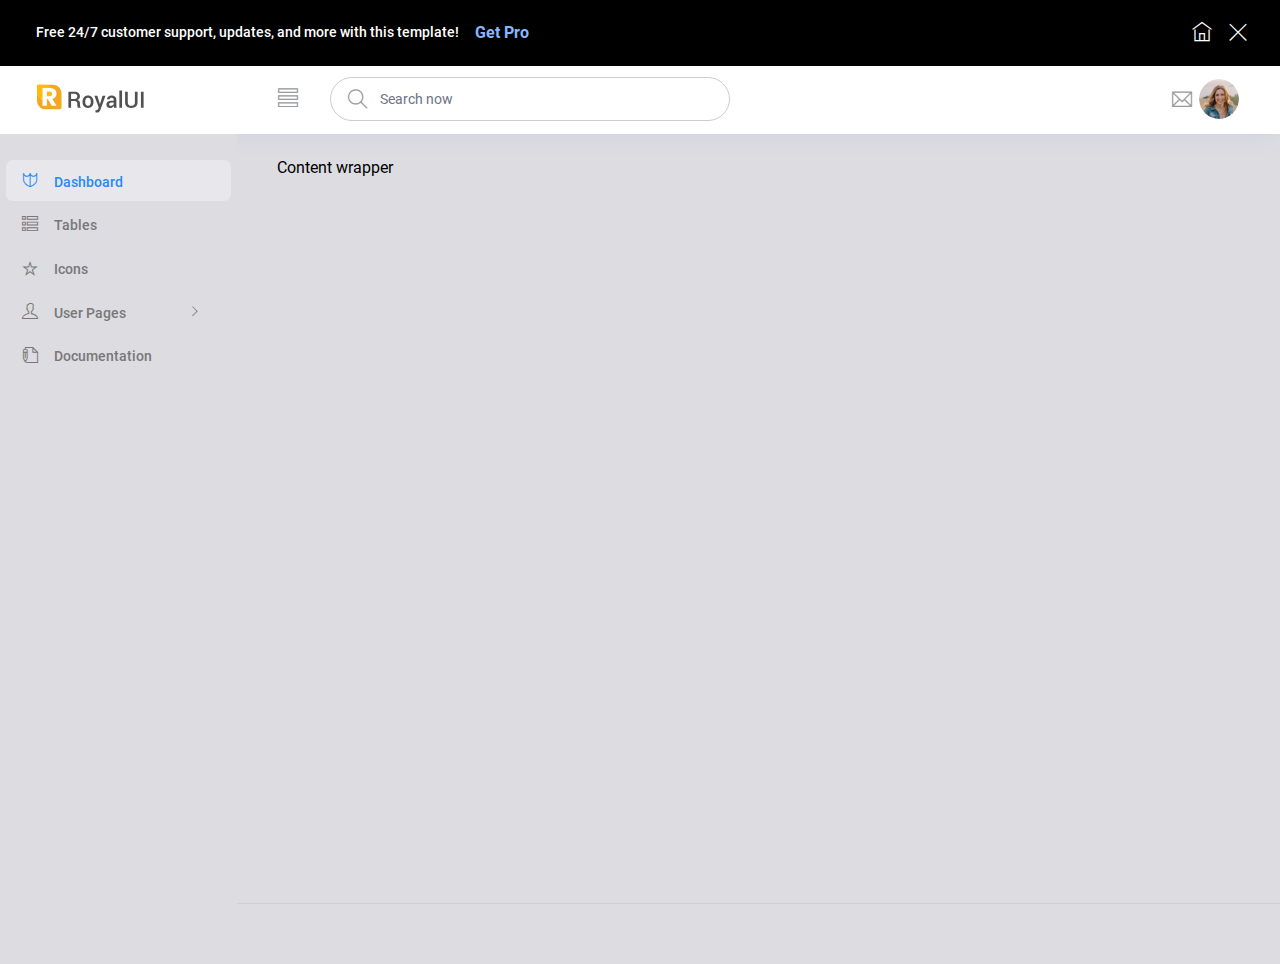
<file: static/admin/index.html>
<!DOCTYPE html>
<html lang="en">

<head>
  <!-- Required meta tags -->
  <meta charset="utf-8">
  <meta name="viewport" content="width=device-width, initial-scale=1, shrink-to-fit=no">
  <title>Admin</title>
  <!-- plugins:css -->
  <link rel="stylesheet" href="vendors/ti-icons/css/themify-icons.css">
  <link rel="stylesheet" href="vendors/base/vendor.bundle.base.css">
  <!-- endinject -->
  <!-- plugin css for this page -->
  <!-- End plugin css for this page -->
  <!-- inject:css -->
  <link rel="stylesheet" href="css/style.css">
  <!-- endinject -->
  <!-- <link rel="shortcut icon" href="images/favicon.png" /> -->
</head>
<body>
  <div class="container-scroller">
    <div class="row p-0 m-0 proBanner" id="proBanner">
      <div class="col-md-12 p-0 m-0">
        <div class="card-body card-body-padding d-flex align-items-center justify-content-between">
          <div class="ps-lg-1">
            <div class="d-flex align-items-center justify-content-between">
              <p class="mb-0 font-weight-medium me-3 buy-now-text">Free 24/7 customer support, updates, and more with this template!</p>
              <a href="https://www.bootstrapdash.com/product/royalui/?utm_source=organic&utm_medium=banner&utm_campaign=buynow_demo" target="_blank" class="btn me-2 buy-now-btn border-0">Get Pro</a>
            </div>
          </div>
          <div class="d-flex align-items-center justify-content-between">
            <a href="https://www.bootstrapdash.com/product/royalui/"><i class="ti-home me-3 text-white"></i></a>
            <button id="bannerClose" class="btn border-0 p-0">
              <i class="ti-close text-white me-0"></i>
            </button>
          </div>
        </div>
      </div>
    </div>
    <!-- partial:partials/_navbar.html -->
    <nav class="navbar col-lg-12 col-12 p-0 fixed-top d-flex flex-row">
      <div class="text-center navbar-brand-wrapper d-flex align-items-center justify-content-center">
        <a class="navbar-brand brand-logo me-5" href="index.html"><img src="images/logo.svg" class="me-2" alt="logo"/></a>
        <a class="navbar-brand brand-logo-mini" href="index.html"><img src="images/logo-mini.svg" alt="logo"/></a>
      </div>
      <div class="navbar-menu-wrapper d-flex align-items-center justify-content-end">
        <button class="navbar-toggler navbar-toggler align-self-center" type="button" data-toggle="minimize">
          <span class="ti-view-list"></span>
        </button>
        <ul class="navbar-nav mr-lg-2">
          <li class="nav-item nav-search d-none d-lg-block">
            <div class="input-group">
              <div class="input-group-prepend hover-cursor" id="navbar-search-icon">
                <span class="input-group-text" id="search">
                  <i class="ti-search"></i>
                </span>
              </div>
              <input type="text" class="form-control" id="navbar-search-input" placeholder="Search now" aria-label="search" aria-describedby="search">
            </div>
          </li>
        </ul>
        <ul class="navbar-nav navbar-nav-right">
          <li class="nav-item dropdown me-1">
            <a class="nav-link count-indicator dropdown-toggle d-flex justify-content-center align-items-center" id="messageDropdown" href="#" data-bs-toggle="dropdown">
              <i class="ti-email mx-0"></i>
            </a>
            <div class="dropdown-menu dropdown-menu-right navbar-dropdown" aria-labelledby="messageDropdown">
              <p class="mb-0 font-weight-normal float-left dropdown-header">Messages</p>
              <a class="dropdown-item">
                <div class="item-thumbnail">
                    <img src="images/faces/face4.jpg" alt="image" class="profile-pic">
                </div>
                <div class="item-content flex-grow">
                  <h6 class="ellipsis font-weight-normal">David Grey
                  </h6>
                  <p class="font-weight-light small-text text-muted mb-0">
                    The meeting is cancelled
                  </p>
                </div>
              </a>
              <a class="dropdown-item">
                <div class="item-thumbnail">
                    <img src="images/faces/face2.jpg" alt="image" class="profile-pic">
                </div>
                <div class="item-content flex-grow">
                  <h6 class="ellipsis font-weight-normal">Tim Cook
                  </h6>
                  <p class="font-weight-light small-text text-muted mb-0">
                    New product launch
                  </p>
                </div>
              </a>
              <a class="dropdown-item">
                <div class="item-thumbnail">
                    <img src="images/faces/face3.jpg" alt="image" class="profile-pic">
                </div>
                <div class="item-content flex-grow">
                  <h6 class="ellipsis font-weight-normal"> Johnson
                  </h6>
                  <p class="font-weight-light small-text text-muted mb-0">
                    Upcoming board meeting
                  </p>
                </div>
              </a>
            </div>
          </li>
 
          <li class="nav-item nav-profile dropdown">
            <a class="nav-link dropdown-toggle" href="#" data-bs-toggle="dropdown" id="profileDropdown">
              <img src="images/faces/face28.jpg" alt="profile"/>
            </a>
            <div class="dropdown-menu dropdown-menu-right navbar-dropdown" aria-labelledby="profileDropdown">
              <a class="dropdown-item">
                <i class="ti-settings text-primary"></i>
                Settings
              </a>
              <a class="dropdown-item">
                <i class="ti-power-off text-primary"></i>
                Logout
              </a>
            </div>
          </li>
        </ul>
        <button class="navbar-toggler navbar-toggler-right d-lg-none align-self-center" type="button" data-toggle="offcanvas">
          <span class="ti-view-list"></span>
        </button>
      </div>
    </nav>
    <!-- partial -->
    <div class="container-fluid page-body-wrapper">
      <!-- partial:partials/_sidebar.html -->
      <nav class="sidebar sidebar-offcanvas" id="sidebar">
        <ul class="nav">
          <li class="nav-item">
            <a class="nav-link" href="index.html">
              <i class="ti-shield menu-icon"></i>
              <span class="menu-title">Dashboard</span>
            </a>
          </li>
          <li class="nav-item">
            <a class="nav-link" href="pages/tables/basic-table.html">
              <i class="ti-view-list-alt menu-icon"></i>
              <span class="menu-title">Tables</span>
            </a>
          </li>
          <li class="nav-item">
            <a class="nav-link" href="pages/icons/themify.html">
              <i class="ti-star menu-icon"></i>
              <span class="menu-title">Icons</span>
            </a>
          </li>
          <li class="nav-item">
            <a class="nav-link" data-bs-toggle="collapse" href="#auth" aria-expanded="false" aria-controls="auth">
              <i class="ti-user menu-icon"></i>
              <span class="menu-title">User Pages</span>
              <i class="menu-arrow"></i>
            </a>
            <div class="collapse" id="auth">
              <ul class="nav flex-column sub-menu">
                <li class="nav-item"> <a class="nav-link" href="pages/samples/login.html"> Login </a></li>
                <li class="nav-item"> <a class="nav-link" href="pages/samples/login-2.html"> Login 2 </a></li>
                <li class="nav-item"> <a class="nav-link" href="pages/samples/register.html"> Register </a></li>
                <li class="nav-item"> <a class="nav-link" href="pages/samples/register-2.html"> Register 2 </a></li>
                <li class="nav-item"> <a class="nav-link" href="pages/samples/lock-screen.html"> Lockscreen </a></li>
              </ul>
            </div>
          </li>
          <li class="nav-item">
            <a class="nav-link" href="documentation/documentation.html">
              <i class="ti-write menu-icon"></i>
              <span class="menu-title">Documentation</span>
            </a>
          </li>
        </ul>
      </nav>
      <!-- partial -->
      <div class="main-panel">
        <div class="content-wrapper">
          Content wrapper
        </div>
        <!-- content-wrapper ends -->
        <!-- partial:partials/_footer.html -->
        <footer class="footer">
          <div class="d-sm-flex justify-content-center justify-content-sm-between">
          </div>
        </footer>
        <!-- partial -->
      </div>
      <!-- main-panel ends -->
    </div>
    <!-- page-body-wrapper ends -->
  </div>
  <!-- container-scroller -->

  <!-- plugins:js -->
  <script src="vendors/base/vendor.bundle.base.js"></script>
  <!-- endinject -->
  <!-- Plugin js for this page-->
  <script src="vendors/chart.js/Chart.min.js"></script>
  <script src="js/jquery.cookie.js" type="text/javascript"></script>
  <!-- End plugin js for this page-->
  <!-- inject:js -->
  <script src="js/off-canvas.js"></script>
  <script src="js/hoverable-collapse.js"></script>
  <script src="js/template.js"></script>
  <script src="js/todolist.js"></script>
  <!-- endinject -->
  <!-- Custom js for this page-->
  <script src="js/dashboard.js"></script>
  <!-- End custom js for this page-->
</body>

</html>
</file>
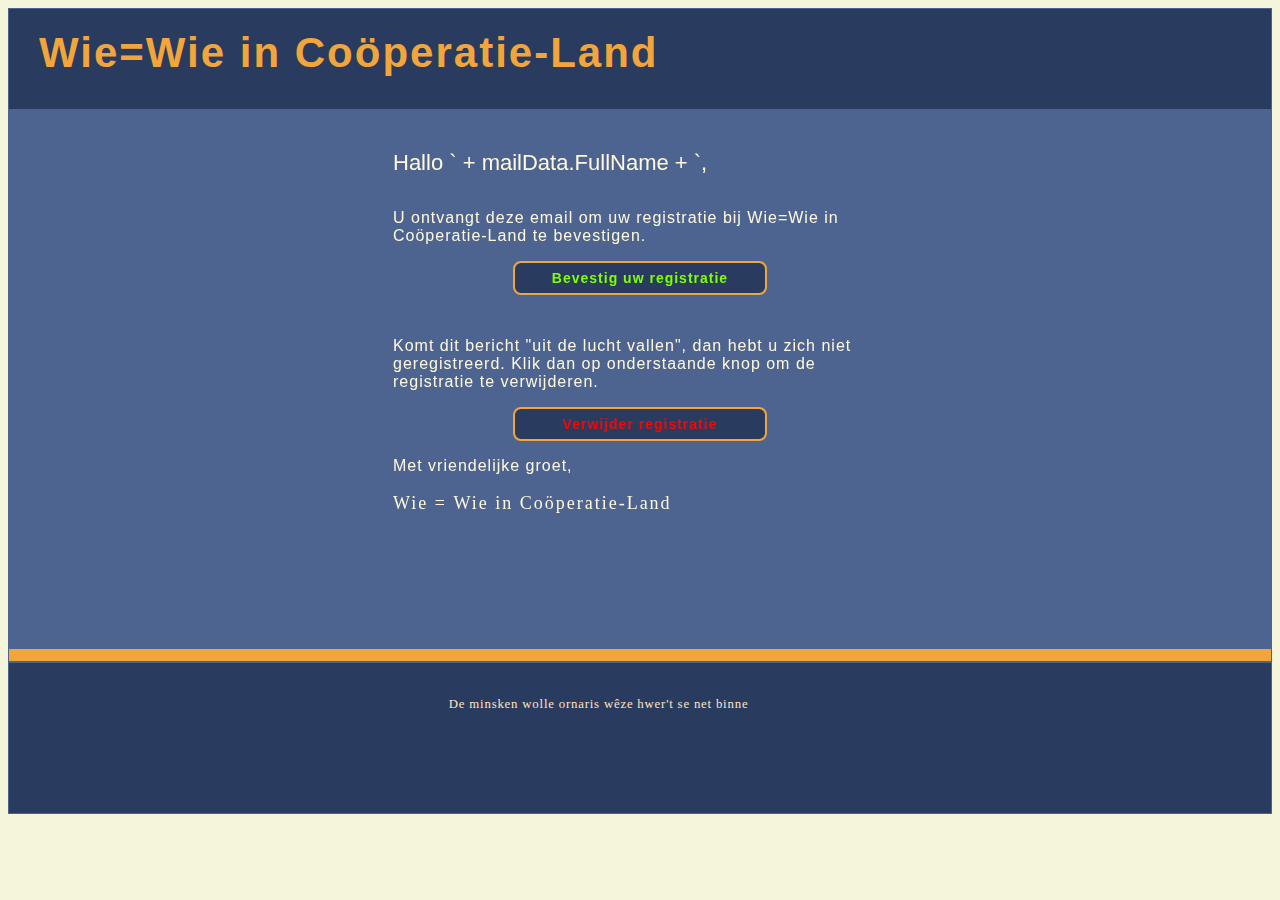
<file: static/mailhtml/confirm-mail-mini.html>
<!DOCTYPE html PUBLIC "-//W3C//DTD XHTML 1.0 Transitional//EN" "http://www.w3.org/TR/xhtml1/DTD/xhtml1-transitional.dtd"><html xmlns="http://www.w3.org/1999/xhtml"><head> <meta http-equiv="X-UA-Compatible" content="IE=edge"> <meta name="viewport" content="width=device-width, initial-scale=1.0"> <style type="text/css"> @import url("https://fonts.googleapis.com/css2?family=Corinthia:wght@700&display=swap"); </style> </head> <body style="background-color:beige;"> <table style="border-spacing:0;background:#4d6491;width:100%;height:800px;font-family:Arial, Helvetica, sans-serif;"> <tr><td style="display:block;"> <table style="border-spacing:0;height:100px;min-width:730px;background: #293B5F;display:block;"> <th style="display:block;font-size:42px;letter-spacing:2px;padding:20px 30px;text-align:left;color:#f2a53b;">Wie=Wie in Coöperatie-Land</th> </table> </td></tr><tr><td> <table style="border-spacing:0;background:#4d6491;height:550px;border-bottom:#f2a53b 12px solid;display:block;"> <tr style="height:20px;"><td></td></tr><tr><td> <table style=position:fixed;left:50%;margin-left:-250px;width:500px; height:500px"> <tr class="main-row-top" style="display:block;font-size:22px;text-align:left;padding:15px 0px;color:cornsilk;"> <td style="display:block;">Hallo ` + mailData.FullName + `,</td></tr><tr class="main-row-body" style="display:block;font-size:16px;text-align:left;color:cornsilk;"> <td style="display:block;letter-spacing: 1px;"> <p>U ontvangt deze email om uw registratie bij Wie=Wie in Coöperatie-Land te bevestigen.</p><div><!--[if mso]> <v:roundrect xmlns:v="urn:schemas-microsoft-com:vml" xmlns:w="urn:schemas-microsoft-com:office:word" href="` + entireURL + `" style="height:30px;v-text-anchor:middle;width:220px;" arcsize="27%" strokecolor="#f2a53b" fill="t"> <v:fill type="tile" src="" color="#293B5F"/> <w:anchorlock/> <center style="color:#7fff00;font-family:sans-serif;font-size:13px;font-weight:bold;">Bevestig uw registratie</center> </v:roundrect><![endif]--> <a class="confirmation-btn" href="` + entireURL + `" style="background-color:#293B5F;background-image:url();border:2px solid #f2a53b;border-radius:8px;color:#7fff00;display:block;margin:auto;font-family:sans-serif;font-size:14px;font-weight:bold;line-height:30px;letter-spacing:1px;text-align:center;text-decoration:none;width:250px;-webkit-text-size-adjust:none;mso-hide:all;">Bevestig uw registratie</a> </div><p style="height:10px;"></p><p>Komt dit bericht "uit de lucht vallen", dan hebt u zich niet geregistreerd. Klik dan op onderstaande knop om de registratie te verwijderen.</p><div><!--[if mso]> <v:roundrect xmlns:v="urn:schemas-microsoft-com:vml" xmlns:w="urn:schemas-microsoft-com:office:word" href="` + entireURL + `" style="height:30px;v-text-anchor:middle;width:220px;" arcsize="27%" strokecolor="#f2a53b" fill="t"> <v:fill type="tile" src="" color="#293B5F"/> <w:anchorlock/> <center style="color:#fa0404;font-family:sans-serif;font-size:13px;font-weight:bold;">Verwijder registratie</center> </v:roundrect><![endif]--> <a class="confirmation-btn" href="` + revokeURL + `" style="background-color:#293B5F;background-image:url();border:2px solid #f2a53b;border-radius:8px;color:#fa0404;display:block;margin:auto;font-family:sans-serif;font-size:14px;font-weight:bold;line-height:30px;letter-spacing:1px;text-align:center;text-decoration:none;width:250px;-webkit-text-size-adjust:none;mso-hide:all;">Verwijder registratie</a> </div><p>Met vriendelijke groet,</p><p class="signature" style="font-family:'Corintia', cursive;font-size:18px;letter-spacing:2px;">Wie&#160=&#160Wie in Coöperatie-Land</p></td></tr></table> </td></tr></table> </td></tr><tr><td> <table style="border-spacing:0;height:150px;width:100%;background:#293B5F;display:block;"> <tr style="display:block;"> <td> <table style="border-spacing:0;position:fixed;left:50%;margin-left:-240px;width:480px;height:80px;background:#293B5F;"> <tr><td> <p style="font-family:'Corintia', cursive;transform:scale(.80);color:bisque;letter-spacing:1px;margin-left:auto;margin-right:auto;">De minsken wolle ornaris w&#234;ze hwer't se net binne</p></td></tr></table> </td></tr></table> </td></tr></table></body>
</file>
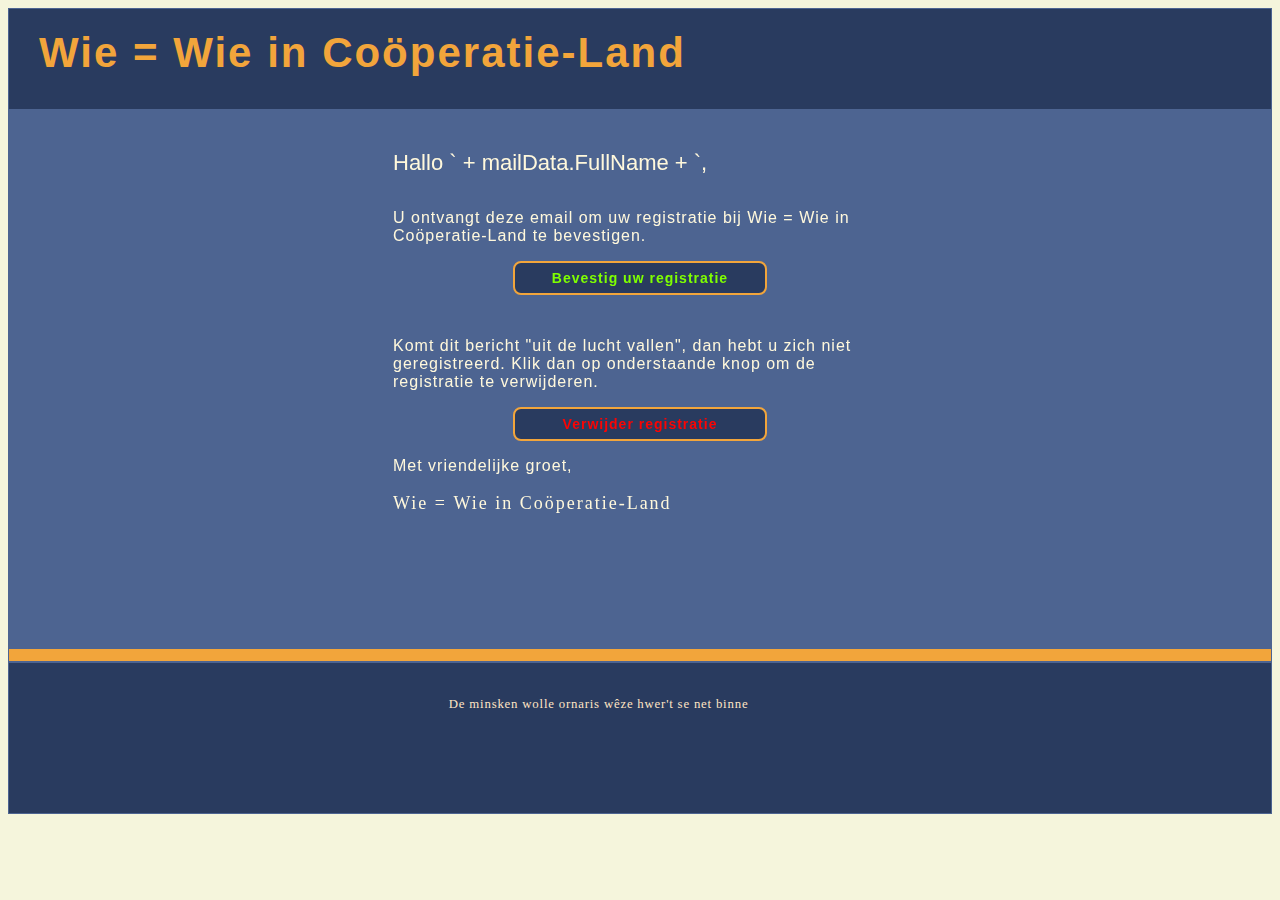
<file: static/mailhtml/confirm-mail.html>
<!DOCTYPE html PUBLIC "-//W3C//DTD XHTML 1.0 Transitional//EN" "http://www.w3.org/TR/xhtml1/DTD/xhtml1-transitional.dtd">
<html xmlns="http://www.w3.org/1999/xhtml">

<head> 
	<meta http-equiv="X-UA-Compatible" content="IE=edge"> 
	<meta name="viewport" content="width=device-width, initial-scale=1.0"> 
	<style type="text/css"> 
	  @import url("https://fonts.googleapis.com/css2?family=Corinthia:wght@700&display=swap"); 
	</style> 
</head> 

<body style="background-color:beige;">
  <table style="border-spacing:0;background:#4d6491;width:100%;height:800px;font-family:Arial, Helvetica, sans-serif;"> 
    <tr><td style="display:block;"> 
      <table style="border-spacing:0;height:100px;min-width:730px;background: #293B5F;display:block;"> 
        <th style="display:block;font-size:42px;letter-spacing:2px;padding:20px 30px;text-align:left;color:#f2a53b;">Wie = Wie in Coöperatie-Land</th> 
      </table> 
    </td></tr>
    <tr><td>
      <table style="border-spacing:0;background:#4d6491;height:550px;border-bottom:#f2a53b 12px solid;display:block;">
        <tr style="height:20px;"><td></td></tr>
        <tr><td>
          <table style= position:fixed;left:50%;margin-left:-250px;width:500px; height:500px">
            <tr class="main-row-top" style="display:block;font-size:22px;text-align:left;padding:15px 0px;color:cornsilk;">
              <td style="display:block;">Hallo ` + mailData.FullName + `,</td>
            </tr>
            <tr class="main-row-body" style="display:block;font-size:16px;text-align:left;color:cornsilk;"> 
              <td style="display:block;letter-spacing: 1px;"> 
                <p>U ontvangt deze email om uw registratie bij Wie = Wie in Coöperatie-Land te bevestigen.</p>
                <div>
                  <!--[if mso]> <v:roundrect xmlns:v="urn:schemas-microsoft-com:vml" xmlns:w="urn:schemas-microsoft-com:office:word" href="` + entireURL + `" style="height:30px;v-text-anchor:middle;width:220px;" arcsize="27%" strokecolor="#f2a53b" fill="t"> 
                  <v:fill type="tile" src="" color="#293B5F"/> 
                  <w:anchorlock/>
                  <center style="color:#7fff00;font-family:sans-serif;font-size:13px;font-weight:bold;">Bevestig uw registratie</center> 
                  </v:roundrect>
                  <![endif]--> 
                  <a class="confirmation-btn" href="` + entireURL + `" style="background-color:#293B5F;background-image:url();border:2px solid #f2a53b;border-radius:8px;color:#7fff00;display:block;margin:auto;font-family:sans-serif;font-size:14px;font-weight:bold;line-height:30px;letter-spacing:1px;text-align:center;text-decoration:none;width:250px;-webkit-text-size-adjust:none;mso-hide:all;">Bevestig uw registratie</a> 
                </div>
                <p style="height:10px;"></p>
                <p>Komt dit bericht "uit de lucht vallen", dan hebt u zich niet geregistreerd.
                Klik dan op onderstaande knop om de registratie te verwijderen.</p>
                <div>
                  <!--[if mso]> <v:roundrect xmlns:v="urn:schemas-microsoft-com:vml" xmlns:w="urn:schemas-microsoft-com:office:word" href="` + entireURL + `" style="height:30px;v-text-anchor:middle;width:220px;" arcsize="27%" strokecolor="#f2a53b" fill="t"> 
                  <v:fill type="tile" src="" color="#293B5F"/> 
                  <w:anchorlock/>
                  <center style="color:#fa0404;font-family:sans-serif;font-size:13px;font-weight:bold;">Verwijder registratie</center> 
                  </v:roundrect>
                  <![endif]--> 
                  <a class="confirmation-btn" href="` + revokeURL + `" style="background-color:#293B5F;background-image:url();border:2px solid #f2a53b;border-radius:8px;color:#fa0404;display:block;margin:auto;font-family:sans-serif;font-size:14px;font-weight:bold;line-height:30px;letter-spacing:1px;text-align:center;text-decoration:none;width:250px;-webkit-text-size-adjust:none;mso-hide:all;">Verwijder registratie</a> 
                </div>
                <p>Met vriendelijke groet,</p>
                <p class="signature" style="font-family:\'Corintia\', cursive;font-size:18px;letter-spacing:2px;">Wie&#160=&#160Wie in Coöperatie-Land</p>
              </td>
            </tr>
          </table>
        </td></tr>
      </table>
    </td></tr>
    <tr><td>
      <table style="border-spacing:0;height:150px;width:100%;background:#293B5F;display:block;">
        <tr style="display:block;">
          <td>
            <table style="border-spacing:0;position:fixed;left:50%;margin-left:-240px;width:480px;height:80px;background:#293B5F;"> 
              <tr><td> 
                <p style="font-family:\'Corintia\', cursive;transform:scale(.80);color:bisque;letter-spacing:1px;margin-left:auto;margin-right:auto;">De minsken wolle ornaris w&#234;ze hwer't se net binne</p>
              </td></tr>
            </table> 
          </td>
        </tr>
      </table>
    </td></tr>
  </table>
</body>
</file>
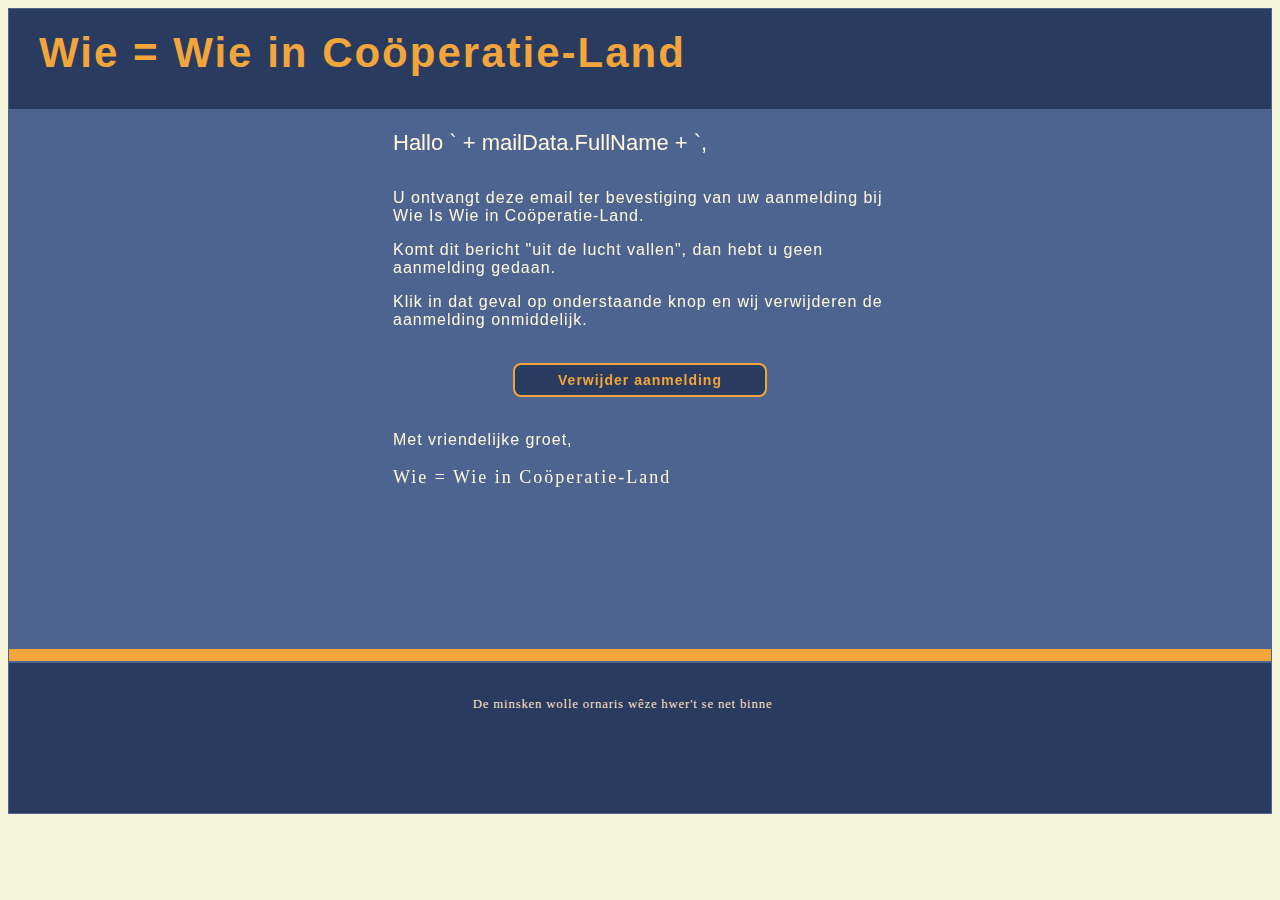
<file: static/mailhtml/new-mail.html>
<!DOCTYPE html PUBLIC "-//W3C//DTD XHTML 1.0 Transitional//EN" "http://www.w3.org/TR/xhtml1/DTD/xhtml1-transitional.dtd">
<html xmlns="http://www.w3.org/1999/xhtml">

<head> 
	<meta http-equiv="X-UA-Compatible" content="IE=edge"> 
	<meta name="viewport" content="width=device-width, initial-scale=1.0"> 
	<style type="text/css"> 
	  @import url("https://fonts.googleapis.com/css2?family=Corinthia:wght@700&display=swap"); 
	</style> 
</head> 

<body style="background-color:beige;">
  <table style="border-spacing:0;background:#4d6491;width:100%;height:800px;font-family:Arial, Helvetica, sans-serif;"> 
    <tr><td style="display:block;"> 
      <table style="border-spacing:0;height:100px;min-width:730px;background: #293B5F;display:block;"> 
        <th style="display:block;font-size:42px;letter-spacing:2px;padding:20px 30px;text-align:left;color:#f2a53b;">Wie = Wie in Coöperatie-Land</th> 
      </table> 
    </td></tr>
    <tr><td>
      <table style="border-spacing:0;background:#4d6491;height:550px;border-bottom:#f2a53b 12px solid;display:block;">
        <tr><td>
          <table style= position:fixed;left:50%;margin-left:-250px;width:500px; height:548px">
            <tr class="main-row-top" style="display:block;font-size:22px;text-align:left;padding:15px 0px;color:cornsilk;">
              <td style="display:block;">Hallo ` + mailData.FullName + `,</td>
            </tr>
            <tr class="main-row-body" style="display:block;font-size:16px;text-align:left;color:cornsilk;"> 
              <td style="display:block;letter-spacing: 1px;"> 
                <p>U ontvangt deze email ter bevestiging van uw aanmelding bij Wie Is Wie in Coöperatie-Land.</p>
                <p>Komt dit bericht "uit de lucht vallen", dan hebt u geen aanmelding gedaan.</p>
                <p> </p>
                <p>Klik in dat geval op onderstaande knop en wij verwijderen de aanmelding onmiddelijk.</p>
                <br>
                <div>
                  <!--[if mso]> <v:roundrect xmlns:v="urn:schemas-microsoft-com:vml" xmlns:w="urn:schemas-microsoft-com:office:word" href="` + entireURL + `" style="height:30px;v-text-anchor:middle;width:220px;" arcsize="27%" strokecolor="#f2a53b" fill="t"> 
                  <v:fill type="tile" src="" color="#293B5F"/> 
                  <w:anchorlock/>
                  <center style="color:#f2a53b;font-family:sans-serif;font-size:13px;font-weight:bold;">Inschrijving bevestigen</center> 
                  </v:roundrect>
                  <![endif]--> 
                  <a class="confirmation-btn" href="` + entireURL + `" style="background-color:#293B5F;background-image:url();border:2px solid #f2a53b;border-radius:8px;color:#f2a53b;display:block;margin:auto;font-family:sans-serif;font-size:14px;font-weight:bold;line-height:30px;letter-spacing:1px;text-align:center;text-decoration:none;width:250px;-webkit-text-size-adjust:none;mso-hide:all;">Verwijder aanmelding</a> 
                </div>
                <br>
                <p>Met vriendelijke groet,</p>
                <p class="signature" style="font-family:\'Corintia\', cursive;font-size:18px;letter-spacing:2px;">Wie = Wie in Coöperatie-Land</p>
              </td>
            </tr>
          </table>
        </td></tr>
      </table>
    </td></tr>
    <tr><td>
      <table style="border-spacing:0;height:150px;width:100%;background:#293B5F;display:block;">
        <tr style="display:block;">
          <td>
            <table style="border-spacing:0;position:fixed;left:50%;margin-left:-210px;width:420px;height:80px;background:#293B5F;"> 
              <tr><td> 
                <p style="font-family:\'Corintia\', cursive;transform:scale(.80);color:bisque;letter-spacing:1px;margin-left:auto;margin-right:auto;">De minsken wolle ornaris w&#234;ze hwer't se net binne</p>
              </td></tr>
            </table> 
          </td>
        </tr>
      </table>
    </td></tr>
  </table>
</body>
</file>
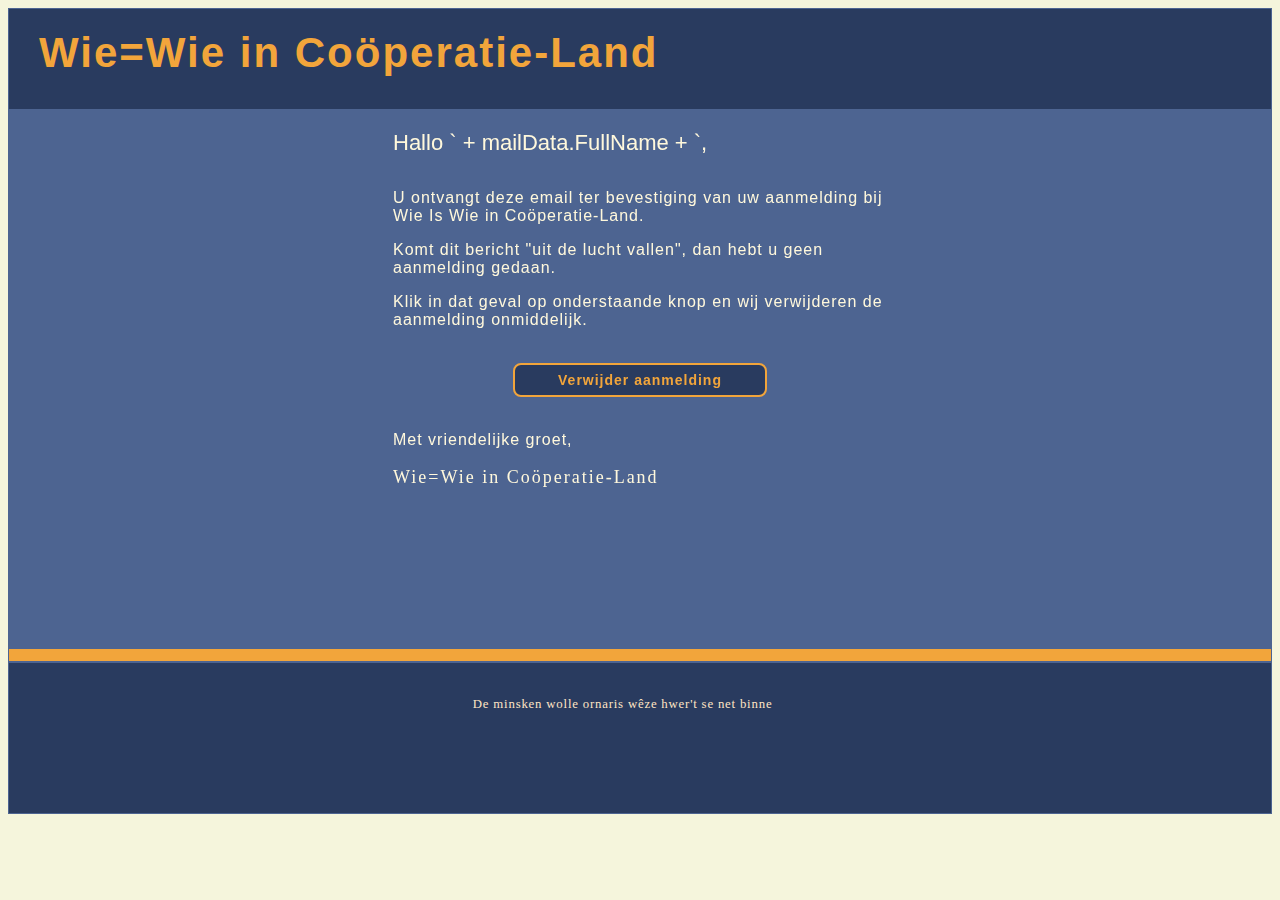
<file: static/mailhtml/simple-mail-mini.html>
<!DOCTYPE html PUBLIC "-//W3C//DTD XHTML 1.0 Transitional//EN" "http://www.w3.org/TR/xhtml1/DTD/xhtml1-transitional.dtd"><html xmlns="http://www.w3.org/1999/xhtml"><head> <meta http-equiv="X-UA-Compatible" content="IE=edge"> <meta name="viewport" content="width=device-width, initial-scale=1.0"> <style type="text/css"> @import url("https://fonts.googleapis.com/css2?family=Corinthia:wght@700&display=swap"); </style> </head> <body style="background-color:beige;"> <table style="border-spacing:0;background:#4d6491;width:100%;height:800px;font-family:Arial, Helvetica, sans-serif;"> <tr><td style="display:block;"> <table style="border-spacing:0;height:100px;min-width:730px;background: #293B5F;display:block;"> <th style="display:block;font-size:42px;letter-spacing:2px;padding:20px 30px;text-align:left;color:#f2a53b;">Wie=Wie in Coöperatie-Land</th> </table> </td></tr><tr><td> <table style="border-spacing:0;background:#4d6491;height:550px;border-bottom:#f2a53b 12px solid;display:block;"> <tr><td> <table style=position:fixed;left:50%;margin-left:-250px;width:500px; height:548px"> <tr class="main-row-top" style="display:block;font-size:22px;text-align:left;padding:15px 0px;color:cornsilk;"> <td style="display:block;">Hallo ` + mailData.FullName + `,</td></tr><tr class="main-row-body" style="display:block;font-size:16px;text-align:left;color:cornsilk;"> <td style="display:block;letter-spacing: 1px;"> <p>U ontvangt deze email ter bevestiging van uw aanmelding bij Wie Is Wie in Coöperatie-Land.</p><p>Komt dit bericht "uit de lucht vallen", dan hebt u geen aanmelding gedaan.</p><p> </p><p>Klik in dat geval op onderstaande knop en wij verwijderen de aanmelding onmiddelijk.</p><br><div><!--[if mso]> <v:roundrect xmlns:v="urn:schemas-microsoft-com:vml" xmlns:w="urn:schemas-microsoft-com:office:word" href="` + entireURL + `" style="height:30px;v-text-anchor:middle;width:220px;" arcsize="27%" strokecolor="#f2a53b" fill="t"> <v:fill type="tile" src="" color="#293B5F"/> <w:anchorlock/> <center style="color:#f2a53b;font-family:sans-serif;font-size:13px;font-weight:bold;">Inschrijving bevestigen</center> </v:roundrect><![endif]--> <a class="confirmation-btn" href="` + entireURL + `" style="background-color:#293B5F;background-image:url();border:2px solid #f2a53b;border-radius:8px;color:#f2a53b;display:block;margin:auto;font-family:sans-serif;font-size:14px;font-weight:bold;line-height:30px;letter-spacing:1px;text-align:center;text-decoration:none;width:250px;-webkit-text-size-adjust:none;mso-hide:all;">Verwijder aanmelding</a> </div><br><p>Met vriendelijke groet,</p><p class="signature" style="font-family:'Corintia', cursive;font-size:18px;letter-spacing:2px;">Wie=Wie in Coöperatie-Land</p></td></tr></table> </td></tr></table> </td></tr><tr><td> <table style="border-spacing:0;height:150px;width:100%;background:#293B5F;display:block;"> <tr style="display:block;"> <td> <table style="border-spacing:0;position:fixed;left:50%;margin-left:-210px;width:420px;height:80px;background:#293B5F;"> <tr><td> <p style="font-family:'Corintia', cursive;transform:scale(.80);color:bisque;letter-spacing:1px;margin-left:auto;margin-right:auto;">De minsken wolle ornaris w&#234;ze hwer't se net binne</p></td></tr></table> </td></tr></table> </td></tr></table></body>
</file>
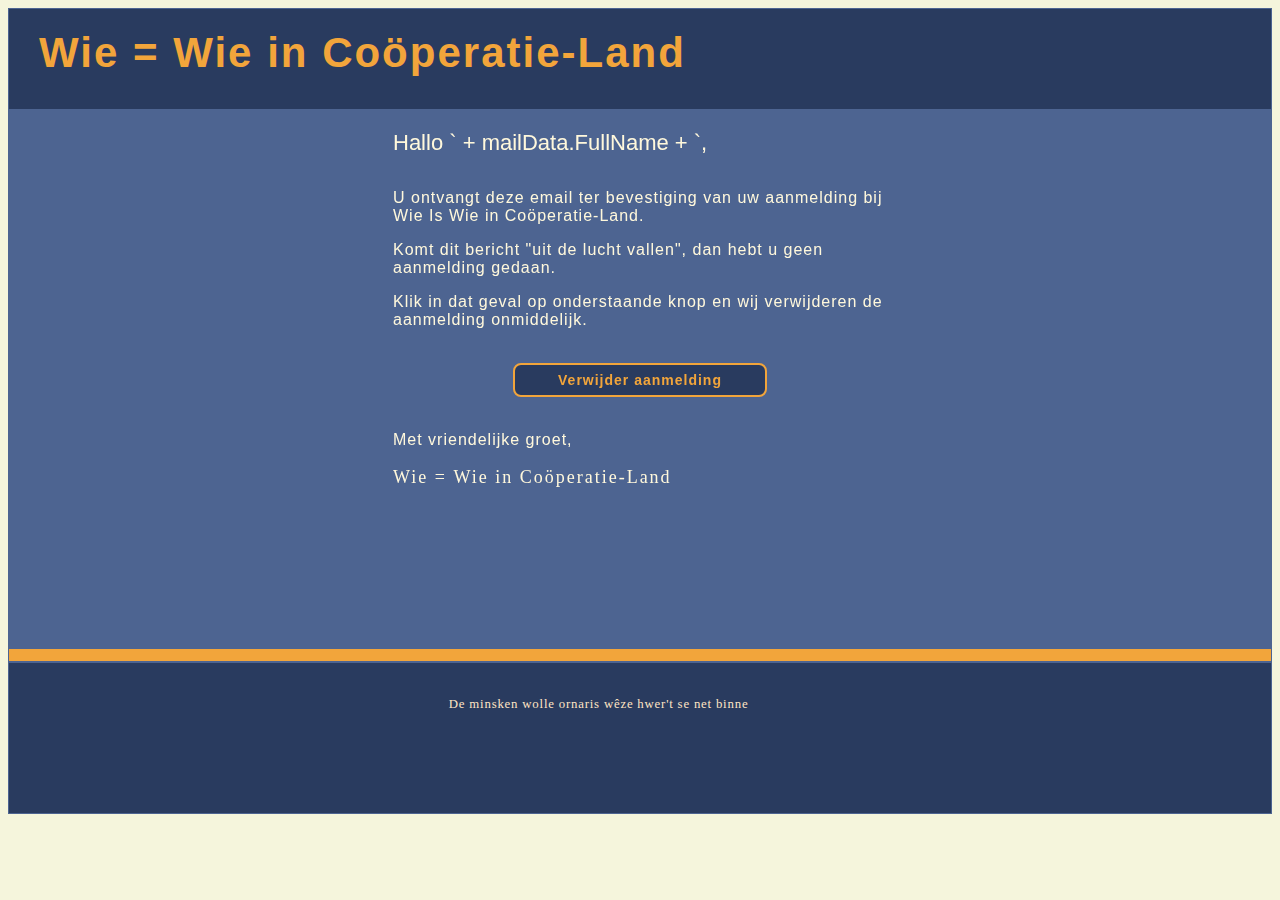
<file: static/mailhtml/simple-mail.html>
<!DOCTYPE html PUBLIC "-//W3C//DTD XHTML 1.0 Transitional//EN" "http://www.w3.org/TR/xhtml1/DTD/xhtml1-transitional.dtd">
<html xmlns="http://www.w3.org/1999/xhtml">

<head> 
	<meta http-equiv="X-UA-Compatible" content="IE=edge"> 
	<meta name="viewport" content="width=device-width, initial-scale=1.0"> 
	<style type="text/css"> 
	  @import url("https://fonts.googleapis.com/css2?family=Corinthia:wght@700&display=swap"); 
	</style> 
</head> 

<body style="background-color:beige;">
  <table style="border-spacing:0;background:#4d6491;width:100%;height:800px;font-family:Arial, Helvetica, sans-serif;"> 
    <tr><td style="display:block;"> 
      <table style="border-spacing:0;height:100px;min-width:730px;background: #293B5F;display:block;"> 
        <th style="display:block;font-size:42px;letter-spacing:2px;padding:20px 30px;text-align:left;color:#f2a53b;">Wie = Wie in Coöperatie-Land</th> 
      </table> 
    </td></tr>
    <tr><td>
      <table style="border-spacing:0;background:#4d6491;height:550px;border-bottom:#f2a53b 12px solid;display:block;">
        <tr><td>
          <table style= position:fixed;left:50%;margin-left:-250px;width:500px; height:548px">
            <tr class="main-row-top" style="display:block;font-size:22px;text-align:left;padding:15px 0px;color:cornsilk;">
              <td style="display:block;">Hallo ` + mailData.FullName + `,</td>
            </tr>
            <tr class="main-row-body" style="display:block;font-size:16px;text-align:left;color:cornsilk;"> 
              <td style="display:block;letter-spacing: 1px;"> 
                <p>U ontvangt deze email ter bevestiging van uw aanmelding bij Wie Is Wie in Coöperatie-Land.</p>
                <p>Komt dit bericht "uit de lucht vallen", dan hebt u geen aanmelding gedaan.</p>
                <p> </p>
                <p>Klik in dat geval op onderstaande knop en wij verwijderen de aanmelding onmiddelijk.</p>
                <br>
                <div>
                  <!--[if mso]> <v:roundrect xmlns:v="urn:schemas-microsoft-com:vml" xmlns:w="urn:schemas-microsoft-com:office:word" href="` + entireURL + `" style="height:30px;v-text-anchor:middle;width:220px;" arcsize="27%" strokecolor="#f2a53b" fill="t"> 
                  <v:fill type="tile" src="" color="#293B5F"/> 
                  <w:anchorlock/>
                  <center style="color:#f2a53b;font-family:sans-serif;font-size:13px;font-weight:bold;">Inschrijving bevestigen</center> 
                  </v:roundrect>
                  <![endif]--> 
                  <a class="confirmation-btn" href="` + entireURL + `" style="background-color:#293B5F;background-image:url();border:2px solid #f2a53b;border-radius:8px;color:#f2a53b;display:block;margin:auto;font-family:sans-serif;font-size:14px;font-weight:bold;line-height:30px;letter-spacing:1px;text-align:center;text-decoration:none;width:250px;-webkit-text-size-adjust:none;mso-hide:all;">Verwijder aanmelding</a> 
                </div>
                <br>
                <p>Met vriendelijke groet,</p>
                <p class="signature" style="font-family:\'Corintia\', cursive;font-size:18px;letter-spacing:2px;">Wie&#160=&#160Wie in Coöperatie-Land</p>
              </td>
            </tr>
          </table>
        </td></tr>
      </table>
    </td></tr>
    <tr><td>
      <table style="border-spacing:0;height:150px;width:100%;background:#293B5F;display:block;">
        <tr style="display:block;">
          <td>
            <table style="border-spacing:0;position:fixed;left:50%;margin-left:-240px;width:480px;height:80px;background:#293B5F;"> 
              <tr><td> 
                <p style="font-family:\'Corintia\', cursive;transform:scale(.80);color:bisque;letter-spacing:1px;margin-left:auto;margin-right:auto;">De minsken wolle ornaris w&#234;ze hwer't se net binne</p>
              </td></tr>
            </table> 
          </td>
        </tr>
      </table>
    </td></tr>
  </table>
</body>
</file>
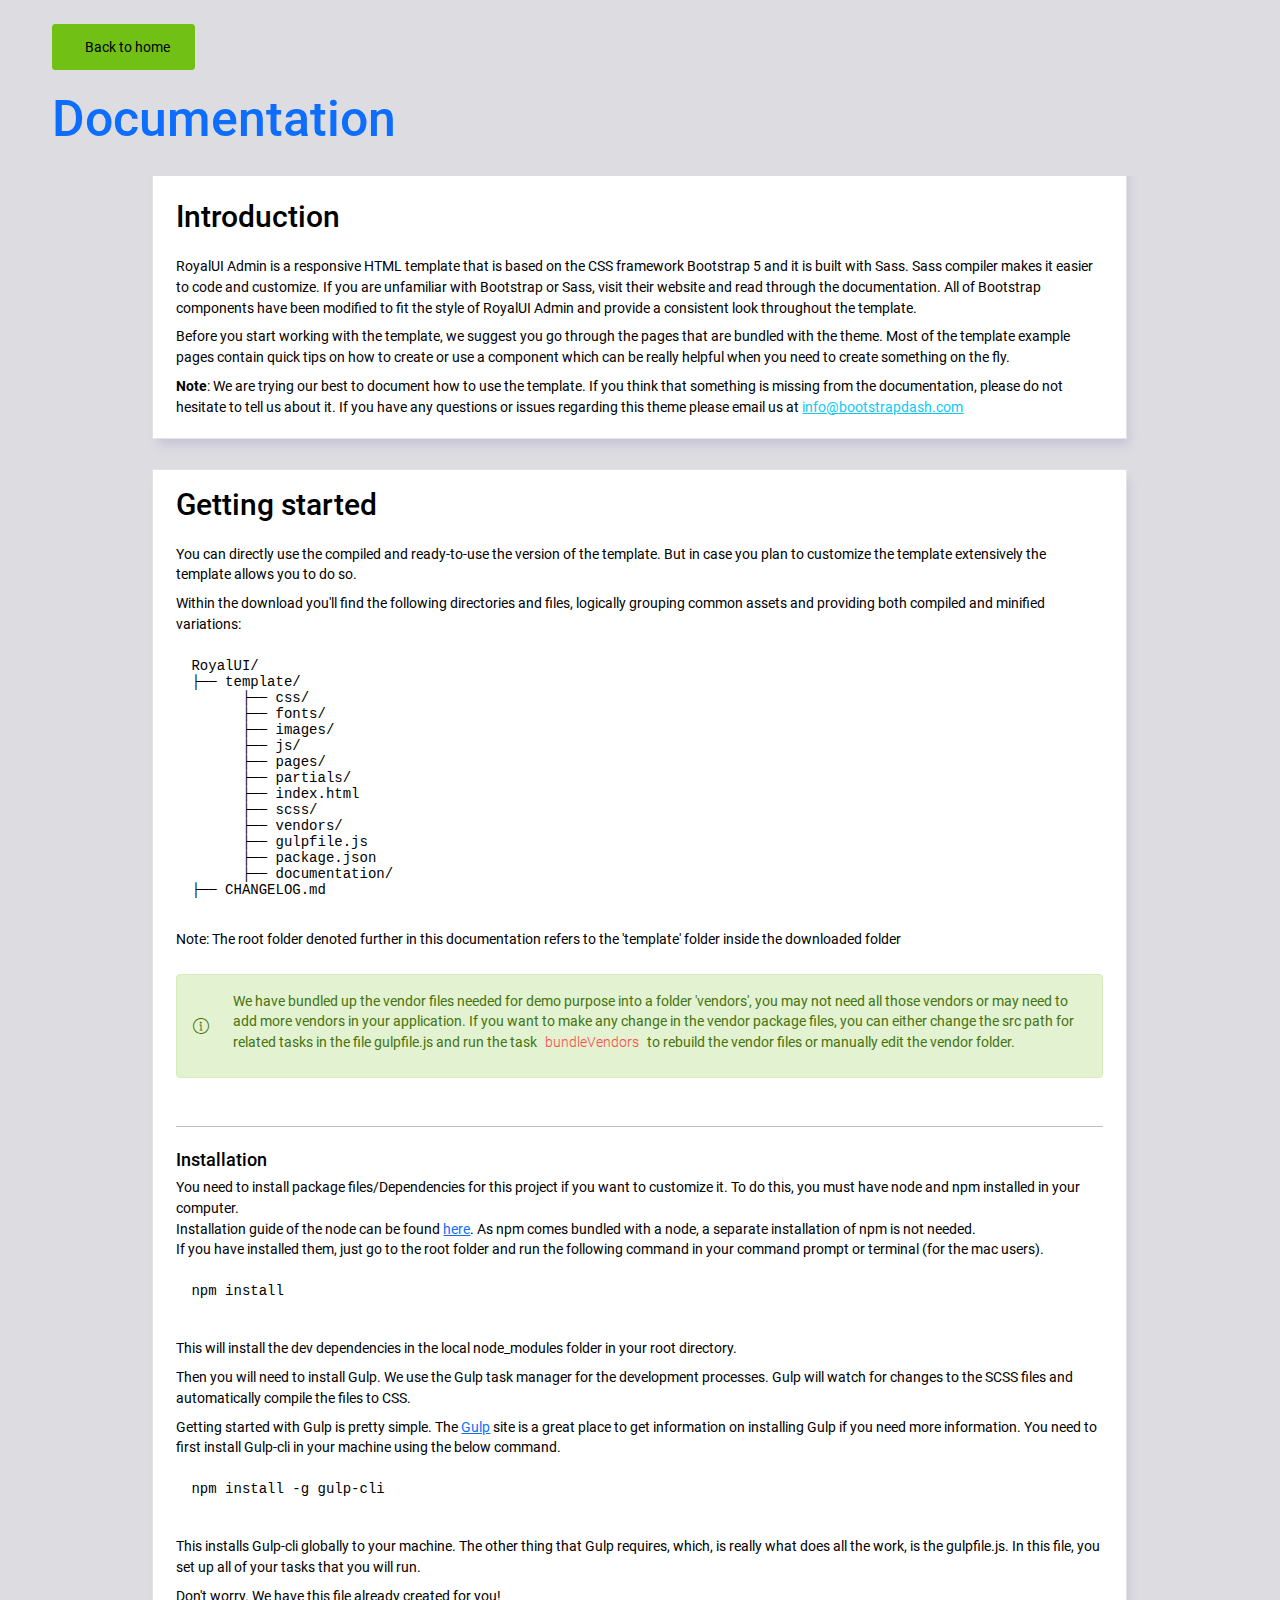
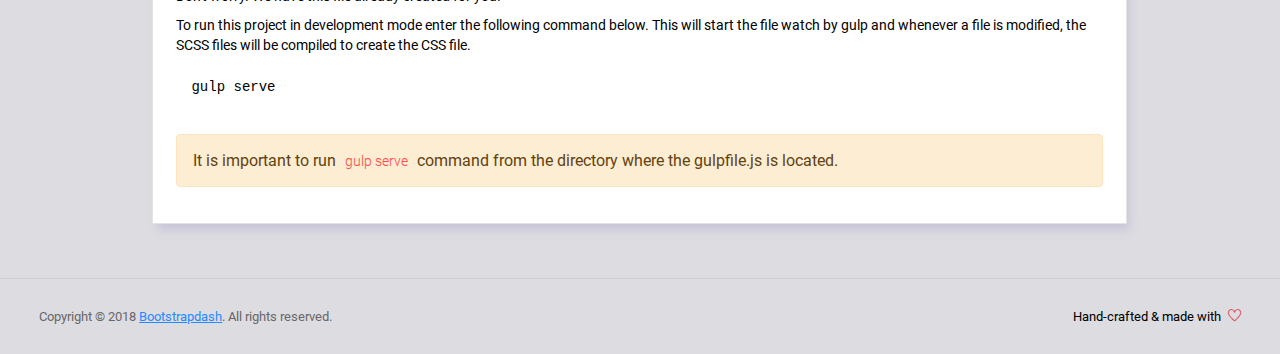
<file: static/admin/documentation/documentation.html>
<!DOCTYPE html>
<html lang="en">

<head>
  <!-- Required meta tags -->
  <meta charset="utf-8">
  <meta name="viewport" content="width=device-width, initial-scale=1, shrink-to-fit=no">
  <title>RoyalUI Admin Dashboard</title>
  <!-- plugins:css -->
  <link rel="stylesheet" href="../vendors/ti-icons/css/themify-icons.css">
  <link rel="stylesheet" href="../vendors/base/vendor.bundle.base.css">
  <!-- endinject -->
  <!-- plugin css for this page -->
  <!-- End plugin css for this page -->
  <!-- inject:css -->
  <link rel="stylesheet" href="../css/style.css">
  <!-- endinject -->
  <link rel="shortcut icon" href="../images/favicon.png" />
</head>

<body>
  <div class="container-scroller">
    <div class="container-fluid page-body-wrapper full-page-wrapper">
      <div class="main-panel w-100  documentation">
        <div class="content-wrapper">
          <div class="container-fluid">
            <div class="row">
              <div class="col-12 doc-header">
                <a class="btn btn-success" href="../index.html"><i class="mdi mdi-home me-2"></i>Back to home</a>
                <h1 class="text-primary mt-4">Documentation</h1>
              </div>
            </div>
            <div class="row doc-content">
              <div class="col-12 col-md-10 offset-md-1">
                <div class="col-12 grid-margin" id="doc-intro">
                    <div class="card">
                        <div class="card-body">
                            <h3 class="mb-4 mt-4">Introduction</h3>
                            <p>RoyalUI Admin is a responsive HTML template that is based on the CSS framework Bootstrap 5 and it is built with Sass. Sass compiler makes it easier to code and customize. If you are unfamiliar with Bootstrap or Sass, visit their
                                website and read through the documentation. All of Bootstrap components have been modified to fit the style of RoyalUI Admin and provide a consistent look throughout the template.</p>
                            <p>Before you start working with the template, we suggest you go through the pages that are bundled with the theme. Most of the template example pages contain quick tips on how to create or use a component which can
                                be really helpful when you need to create something on the fly.</p>
                            <p class="d-inline"><strong>Note</strong>: We are trying our best to document how to use the template. If you think that something is missing from the documentation, please do not hesitate to tell us about it. If you have any questions or issues regarding this theme please email us at <a class="d-inline text-info" href="mailto:info@bootstrapdash.com">info@bootstrapdash.com</a></p>
                        </div>
                    </div>
                </div>
                <div class="col-12 grid-margin" id="doc-started">
                    <div class="card">
                        <div class="card-body">
                            <h3 class="mb-4">Getting started</h3>
                            <p>You can directly use the compiled and ready-to-use the version of the template. But in case you plan to customize the template extensively the template allows you to do so.</p>
                            <p>Within the download you'll find the following directories and files, logically grouping common assets and providing both compiled and minified variations:</p>
                            <pre>
RoyalUI/
├── template/
      ├── css/
      ├── fonts/
      ├── images/
      ├── js/
      ├── pages/
      ├── partials/
      ├── index.html
      ├── scss/
      ├── vendors/
      ├── gulpfile.js
      ├── package.json                           
      ├── documentation/
├── CHANGELOG.md</pre>
                            <p class="mt-1">Note: The root folder denoted further in this documentation refers to the 'template' folder inside the downloaded folder</p>
                            <div class="alert alert-success mt-4 d-flex align-items-center" role="alert">
                              <i class="ti-info-alt me-4"></i>
                              <p>We have bundled up the vendor files needed for demo purpose into a folder 'vendors', you may not need all those vendors or may need to add more vendors in your application. If you want to make any change in the vendor package files, you can either change the src path for related tasks in the file gulpfile.js and run the task <code> bundleVendors </code> to rebuild the vendor files or manually edit the vendor folder.</p>
                            </div>
                            <hr class="mt-5">
                            <h4 class="mt-4">Installation</h4>
                            <p class="mb-0">
                              You need to install package files/Dependencies for this project if you want to customize it. To do this, you must have <span class="font-weight-bold">node and npm</span> installed in your computer.
                            </p>
                            <p class="mb-0">Installation guide of the node can be found <a href="https://nodejs.org/en/">here</a>. As npm comes bundled with a node, a separate installation of npm is not needed.</p>
                            <p>
                                If you have installed them, just go to the root folder and run the following command in your command prompt or terminal (for the mac users).
                            </p>
                            <pre class="shell-mode">
npm install</pre>
                            <p class="mt-4">
                              This will install the dev dependencies in the local <span class="font-weight-bold">node_modules</span> folder in your root directory.
                            </p>
                            <p class="mt-2">
                              Then you will need to install <span class="font-weight-bold">Gulp</span>. We use the Gulp task manager for the development processes. Gulp will watch for changes to the SCSS files and automatically compile the files to CSS.
                            </p>
                            <p>Getting started with Gulp is pretty simple. The <a href="https://gulpjs.com/" target="_blank">Gulp</a> site is a great place to get information on installing Gulp if you need more information. You need to first install Gulp-cli in your machine using the below command.</p>
                            <pre class="shell-mode">
npm install -g gulp-cli</pre>
                            <p class="mt-4">This installs Gulp-cli globally to your machine. The other thing that Gulp requires, which, is really what does all the work, is the gulpfile.js. In this file, you set up all of your tasks that you will run.</p>
                            <p>Don't worry. We have this file already created for you!</p>
                            <p>To run this project in development mode enter the following command below. This will start the file watch by gulp and whenever a file is modified, the SCSS files will be compiled to create the CSS file.</p>
<pre class="shell-mode">
gulp serve</pre>           
                            <div class="alert alert-warning mt-4" role="alert">
                              <i class="ti-info-alt-outline"></i>It is important to run <code>gulp serve</code> command from the directory where the gulpfile.js is located.
                            </div>
                        </div>
                    </div>
                </div>
              </div>
            </div>
          </div>
        </div>
        <!-- partial:../partials/_footer.html -->

        <footer class="footer">
          <div class="d-sm-flex justify-content-center justify-content-sm-between">
            <span class="text-muted text-center text-sm-left d-block d-sm-inline-block">Copyright © 2018 <a href="https://www.bootstrapdash.com/" target="_blank">Bootstrapdash</a>. All rights reserved.</span>
            <span class="float-none float-sm-right d-block mt-1 mt-sm-0 text-center">Hand-crafted & made with <i class="ti-heart text-danger ms-1"></i></span>
          </div>
        </footer>

        <!-- partial -->
      </div>
    </div>
  </div>
<!-- plugins:js -->
<script src="../vendors/base/vendor.bundle.base.js"></script>
<!-- endinject -->
<!-- inject:js -->
<script src="../js/off-canvas.js"></script>
<script src="../js/hoverable-collapse.js"></script>
<script src="../js/template.js"></script>
<script src="../js/todolist.js"></script>
<!-- endinject -->
<!-- Custom js for this page-->
<script src="../js/documentation.js"></script> 
<!-- End custom js for this page-->
</body>

</html>
</file>
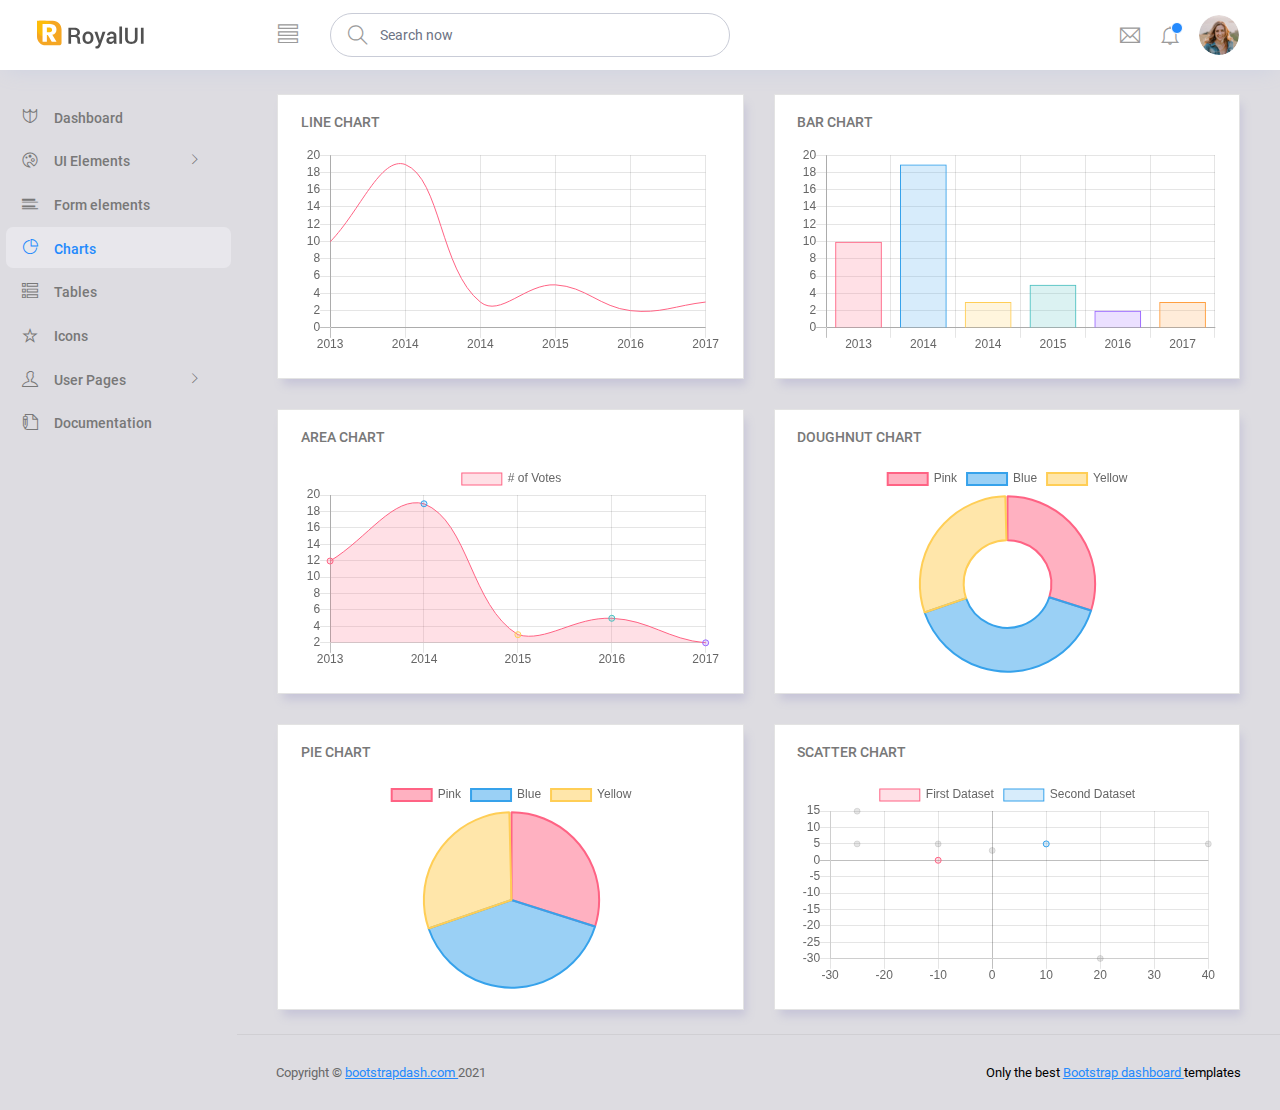
<file: static/admin/pages/charts/chartjs.html>
<!DOCTYPE html>
<html lang="en">

<head>
  <!-- Required meta tags -->
  <meta charset="utf-8">
  <meta name="viewport" content="width=device-width, initial-scale=1, shrink-to-fit=no">
  <title>RoyalUI Admin</title>
  <!-- plugins:css -->
  <link rel="stylesheet" href="../../vendors/ti-icons/css/themify-icons.css">
  <link rel="stylesheet" href="../../vendors/base/vendor.bundle.base.css">
  <!-- endinject -->
  <!-- inject:css -->
  <link rel="stylesheet" href="../../css/style.css">
  <!-- endinject -->
  <link rel="shortcut icon" href="../../images/favicon.png" />
</head>

<body>
  <div class="container-scroller">
    <!-- partial:../../partials/_navbar.html -->
    <nav class="navbar col-lg-12 col-12 p-0 fixed-top d-flex flex-row">
      <div class="text-center navbar-brand-wrapper d-flex align-items-center justify-content-center">
        <a class="navbar-brand brand-logo me-5" href="../../index.html"><img src="../../images/logo.svg" class="me-2" alt="logo"/></a>
        <a class="navbar-brand brand-logo-mini" href="../../index.html"><img src="../../images/logo-mini.svg" alt="logo"/></a>
      </div>
      <div class="navbar-menu-wrapper d-flex align-items-center justify-content-end">
        <button class="navbar-toggler navbar-toggler align-self-center" type="button" data-toggle="minimize">
          <span class="ti-view-list"></span>
        </button>
        <ul class="navbar-nav mr-lg-2">
          <li class="nav-item nav-search d-none d-lg-block">
            <div class="input-group">
              <div class="input-group-prepend hover-cursor" id="navbar-search-icon">
                <span class="input-group-text" id="search">
                  <i class="ti-search"></i>
                </span>
              </div>
              <input type="text" class="form-control" id="navbar-search-input" placeholder="Search now" aria-label="search" aria-describedby="search">
            </div>
          </li>
        </ul>
        <ul class="navbar-nav navbar-nav-right">
          <li class="nav-item dropdown me-1">
            <a class="nav-link count-indicator dropdown-toggle d-flex justify-content-center align-items-center" id="messageDropdown" href="#" data-bs-toggle="dropdown">
              <i class="ti-email mx-0"></i>
            </a>
            <div class="dropdown-menu dropdown-menu-right navbar-dropdown" aria-labelledby="messageDropdown">
              <p class="mb-0 font-weight-normal float-left dropdown-header">Messages</p>
              <a class="dropdown-item">
                <div class="item-thumbnail">
                    <img src="../../images/faces/face4.jpg" alt="image" class="profile-pic">
                </div>
                <div class="item-content flex-grow">
                  <h6 class="ellipsis font-weight-normal">David Grey
                  </h6>
                  <p class="font-weight-light small-text text-muted mb-0">
                    The meeting is cancelled
                  </p>
                </div>
              </a>
              <a class="dropdown-item">
                <div class="item-thumbnail">
                    <img src="../../images/faces/face2.jpg" alt="image" class="profile-pic">
                </div>
                <div class="item-content flex-grow">
                  <h6 class="ellipsis font-weight-normal">Tim Cook
                  </h6>
                  <p class="font-weight-light small-text text-muted mb-0">
                    New product launch
                  </p>
                </div>
              </a>
              <a class="dropdown-item">
                <div class="item-thumbnail">
                    <img src="../../images/faces/face3.jpg" alt="image" class="profile-pic">
                </div>
                <div class="item-content flex-grow">
                  <h6 class="ellipsis font-weight-normal"> Johnson
                  </h6>
                  <p class="font-weight-light small-text text-muted mb-0">
                    Upcoming board meeting
                  </p>
                </div>
              </a>
            </div>
          </li>
          <li class="nav-item dropdown">
            <a class="nav-link count-indicator dropdown-toggle" id="notificationDropdown" href="#" data-bs-toggle="dropdown">
              <i class="ti-bell mx-0"></i>
              <span class="count"></span>
            </a>
            <div class="dropdown-menu dropdown-menu-right navbar-dropdown" aria-labelledby="notificationDropdown">
              <p class="mb-0 font-weight-normal float-left dropdown-header">Notifications</p>
              <a class="dropdown-item">
                <div class="item-thumbnail">
                  <div class="item-icon bg-success">
                    <i class="ti-info-alt mx-0"></i>
                  </div>
                </div>
                <div class="item-content">
                  <h6 class="font-weight-normal">Application Error</h6>
                  <p class="font-weight-light small-text mb-0 text-muted">
                    Just now
                  </p>
                </div>
              </a>
              <a class="dropdown-item">
                <div class="item-thumbnail">
                  <div class="item-icon bg-warning">
                    <i class="ti-settings mx-0"></i>
                  </div>
                </div>
                <div class="item-content">
                  <h6 class="font-weight-normal">Settings</h6>
                  <p class="font-weight-light small-text mb-0 text-muted">
                    Private message
                  </p>
                </div>
              </a>
              <a class="dropdown-item">
                <div class="item-thumbnail">
                  <div class="item-icon bg-info">
                    <i class="ti-user mx-0"></i>
                  </div>
                </div>
                <div class="item-content">
                  <h6 class="font-weight-normal">New user registration</h6>
                  <p class="font-weight-light small-text mb-0 text-muted">
                    2 days ago
                  </p>
                </div>
              </a>
            </div>
          </li>
          <li class="nav-item nav-profile dropdown">
            <a class="nav-link dropdown-toggle" href="#" data-bs-toggle="dropdown" id="profileDropdown">
              <img src="../../images/faces/face28.jpg" alt="profile"/>
            </a>
            <div class="dropdown-menu dropdown-menu-right navbar-dropdown" aria-labelledby="profileDropdown">
              <a class="dropdown-item">
                <i class="ti-settings text-primary"></i>
                Settings
              </a>
              <a class="dropdown-item">
                <i class="ti-power-off text-primary"></i>
                Logout
              </a>
            </div>
          </li>
        </ul>
        <button class="navbar-toggler navbar-toggler-right d-lg-none align-self-center" type="button" data-toggle="offcanvas">
          <span class="ti-view-list"></span>
        </button>
      </div>
    </nav>
    <!-- partial -->
    <div class="container-fluid page-body-wrapper">
      <!-- partial:../../partials/_sidebar.html -->
      <nav class="sidebar sidebar-offcanvas" id="sidebar">
        <ul class="nav">
          <li class="nav-item">
            <a class="nav-link" href="../../index.html">
              <i class="ti-shield menu-icon"></i>
              <span class="menu-title">Dashboard</span>
            </a>
          </li>
          <li class="nav-item">
            <a class="nav-link" data-bs-toggle="collapse" href="#ui-basic" aria-expanded="false" aria-controls="ui-basic">
              <i class="ti-palette menu-icon"></i>
              <span class="menu-title">UI Elements</span>
              <i class="menu-arrow"></i>
            </a>
            <div class="collapse" id="ui-basic">
              <ul class="nav flex-column sub-menu">
                <li class="nav-item"> <a class="nav-link" href="../../pages/ui-features/buttons.html">Buttons</a></li>
                <li class="nav-item"> <a class="nav-link" href="../../pages/ui-features/typography.html">Typography</a></li>
              </ul>
            </div>
          </li>
          <li class="nav-item">
            <a class="nav-link" href="../../pages/forms/basic_elements.html">
              <i class="ti-layout-list-post menu-icon"></i>
              <span class="menu-title">Form elements</span>
            </a>
          </li>
          <li class="nav-item">
            <a class="nav-link" href="../../pages/charts/chartjs.html">
              <i class="ti-pie-chart menu-icon"></i>
              <span class="menu-title">Charts</span>
            </a>
          </li>
          <li class="nav-item">
            <a class="nav-link" href="../../pages/tables/basic-table.html">
              <i class="ti-view-list-alt menu-icon"></i>
              <span class="menu-title">Tables</span>
            </a>
          </li>
          <li class="nav-item">
            <a class="nav-link" href="../../pages/icons/themify.html">
              <i class="ti-star menu-icon"></i>
              <span class="menu-title">Icons</span>
            </a>
          </li>
          <li class="nav-item">
            <a class="nav-link" data-bs-toggle="collapse" href="#auth" aria-expanded="false" aria-controls="auth">
              <i class="ti-user menu-icon"></i>
              <span class="menu-title">User Pages</span>
              <i class="menu-arrow"></i>
            </a>
            <div class="collapse" id="auth">
              <ul class="nav flex-column sub-menu">
                <li class="nav-item"> <a class="nav-link" href="../../pages/samples/login.html"> Login </a></li>
                <li class="nav-item"> <a class="nav-link" href="../../pages/samples/login-2.html"> Login 2 </a></li>
                <li class="nav-item"> <a class="nav-link" href="../../pages/samples/register.html"> Register </a></li>
                <li class="nav-item"> <a class="nav-link" href="../../pages/samples/register-2.html"> Register 2 </a></li>
                <li class="nav-item"> <a class="nav-link" href="../../pages/samples/lock-screen.html"> Lockscreen </a></li>
              </ul>
            </div>
          </li>
          <li class="nav-item">
            <a class="nav-link" href="../../documentation/documentation.html">
              <i class="ti-write menu-icon"></i>
              <span class="menu-title">Documentation</span>
            </a>
          </li>
        </ul>
      </nav>
      <!-- partial -->
      <div class="main-panel">
        <div class="content-wrapper">
          <div class="row">
            <div class="col-lg-6 grid-margin stretch-card">
              <div class="card">
                <div class="card-body">
                  <h4 class="card-title">Line chart</h4>
                  <canvas id="lineChart"></canvas>
                </div>
              </div>
            </div>
            <div class="col-lg-6 grid-margin stretch-card">
              <div class="card">
                <div class="card-body">
                  <h4 class="card-title">Bar chart</h4>
                  <canvas id="barChart"></canvas>
                </div>
              </div>
            </div>
          </div>
          <div class="row">
            <div class="col-lg-6 grid-margin stretch-card">
              <div class="card">
                <div class="card-body">
                  <h4 class="card-title">Area chart</h4>
                  <canvas id="areaChart"></canvas>
                </div>
              </div>
            </div>
            <div class="col-lg-6 grid-margin stretch-card">
              <div class="card">
                <div class="card-body">
                  <h4 class="card-title">Doughnut chart</h4>
                  <canvas id="doughnutChart"></canvas>
                </div>
              </div>
            </div>
          </div>
          <div class="row">
            <div class="col-lg-6 grid-margin grid-margin-lg-0 stretch-card">
              <div class="card">
                <div class="card-body">
                  <h4 class="card-title">Pie chart</h4>
                  <canvas id="pieChart"></canvas>
                </div>
              </div>
            </div>
            <div class="col-lg-6 grid-margin grid-margin-lg-0 stretch-card">
              <div class="card">
                <div class="card-body">
                  <h4 class="card-title">Scatter chart</h4>
                  <canvas id="scatterChart"></canvas>
                </div>
              </div>
            </div>
          </div>
        </div>
        <!-- content-wrapper ends -->
        <!-- partial:../../partials/_footer.html -->
        <footer class="footer">
          <div class="d-sm-flex justify-content-center justify-content-sm-between">
            <span class="text-muted text-center text-sm-left d-block d-sm-inline-block">Copyright © <a href="https://www.bootstrapdash.com/" target="_blank">bootstrapdash.com </a>2021</span>
            <span class="float-none float-sm-right d-block mt-1 mt-sm-0 text-center">Only the best <a href="https://www.bootstrapdash.com/" target="_blank"> Bootstrap dashboard </a> templates</span>
          </div>
        </footer>
        <!-- partial -->
      </div>
      <!-- main-panel ends -->
    </div>
    <!-- page-body-wrapper ends -->
  </div>
  <!-- container-scroller -->
  <!-- plugins:js -->
  <script src="../../vendors/base/vendor.bundle.base.js"></script>
  <!-- endinject -->
  <!-- Plugin js for this page-->
  <script src="../../vendors/chart.js/Chart.min.js"></script>
  <!-- End plugin js for this page-->
  <!-- inject:js -->
  <script src="../../js/off-canvas.js"></script>
  <script src="../../js/hoverable-collapse.js"></script>
  <script src="../../js/template.js"></script>
  <script src="../../js/todolist.js"></script>
  <!-- endinject -->
  <!-- Custom js for this page-->
  <script src="../../js/chart.js"></script>
  <!-- End custom js for this page-->
</body>

</html>
</file>
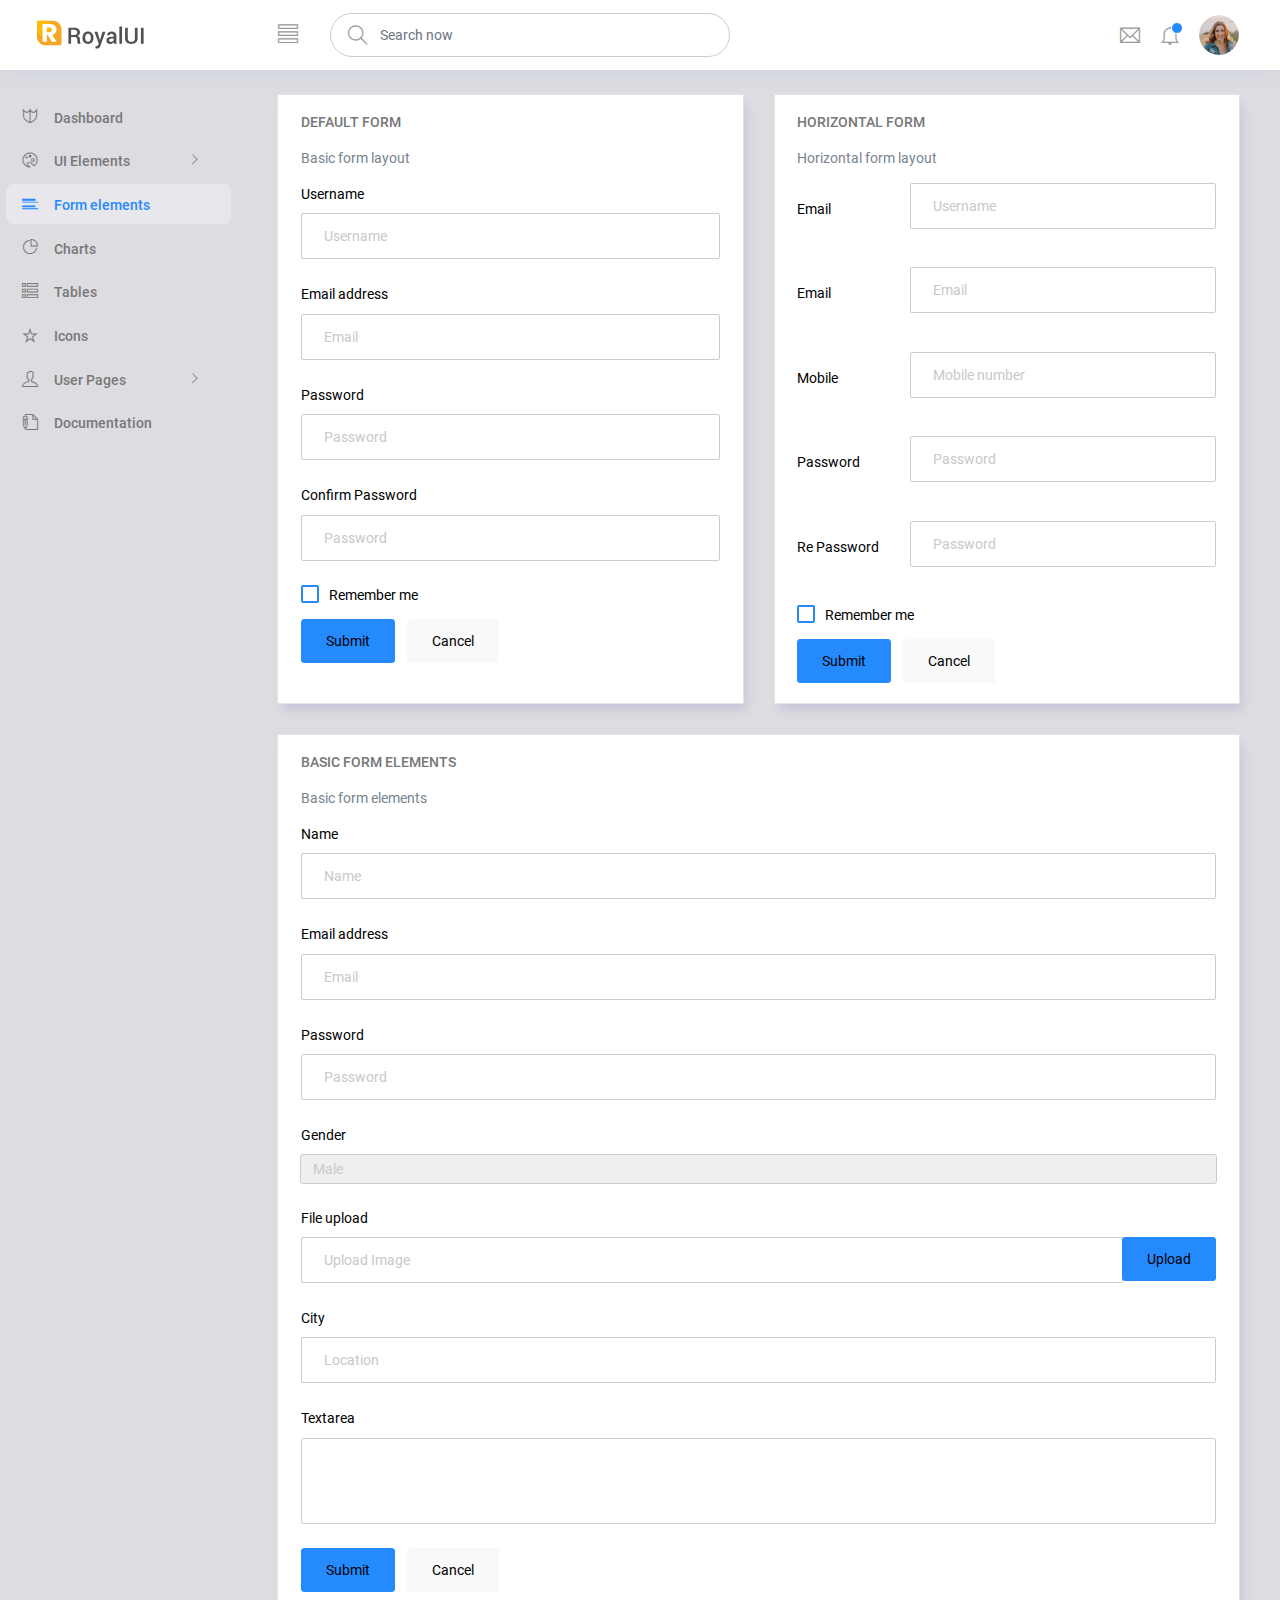
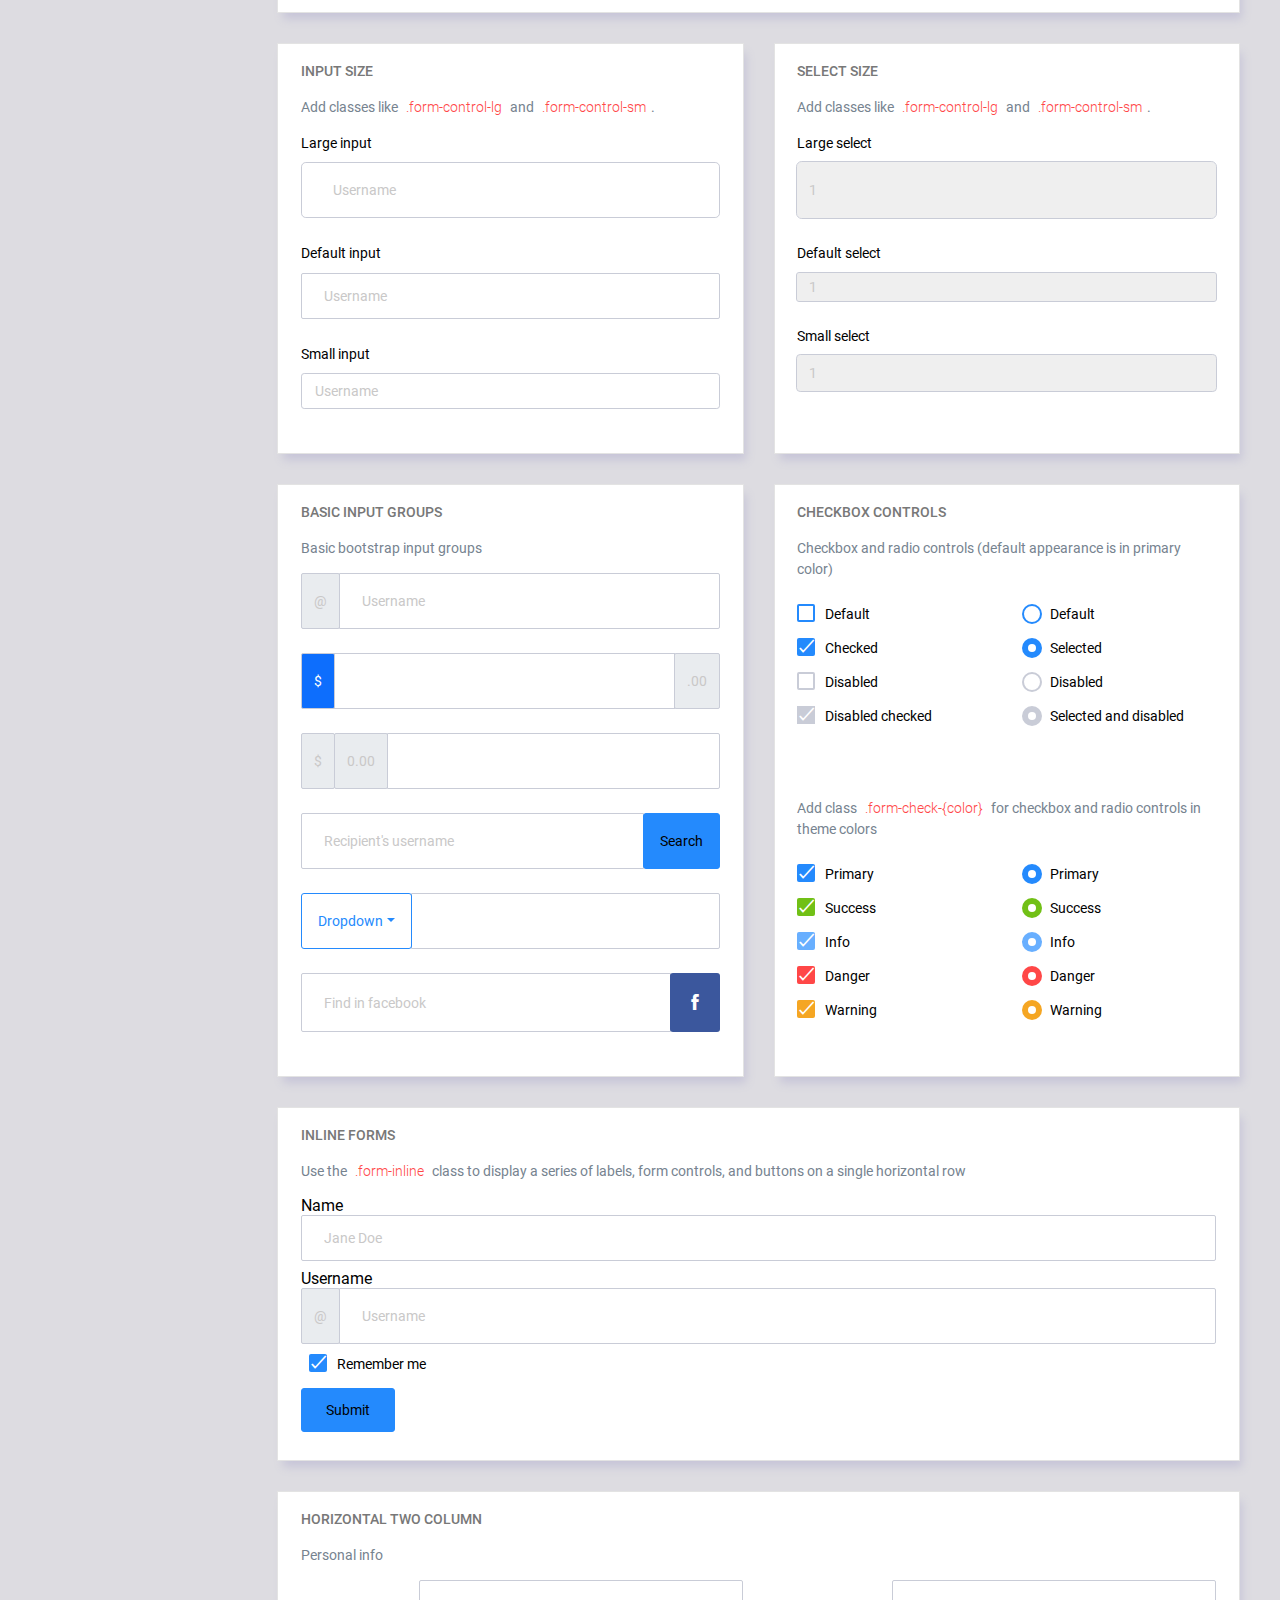
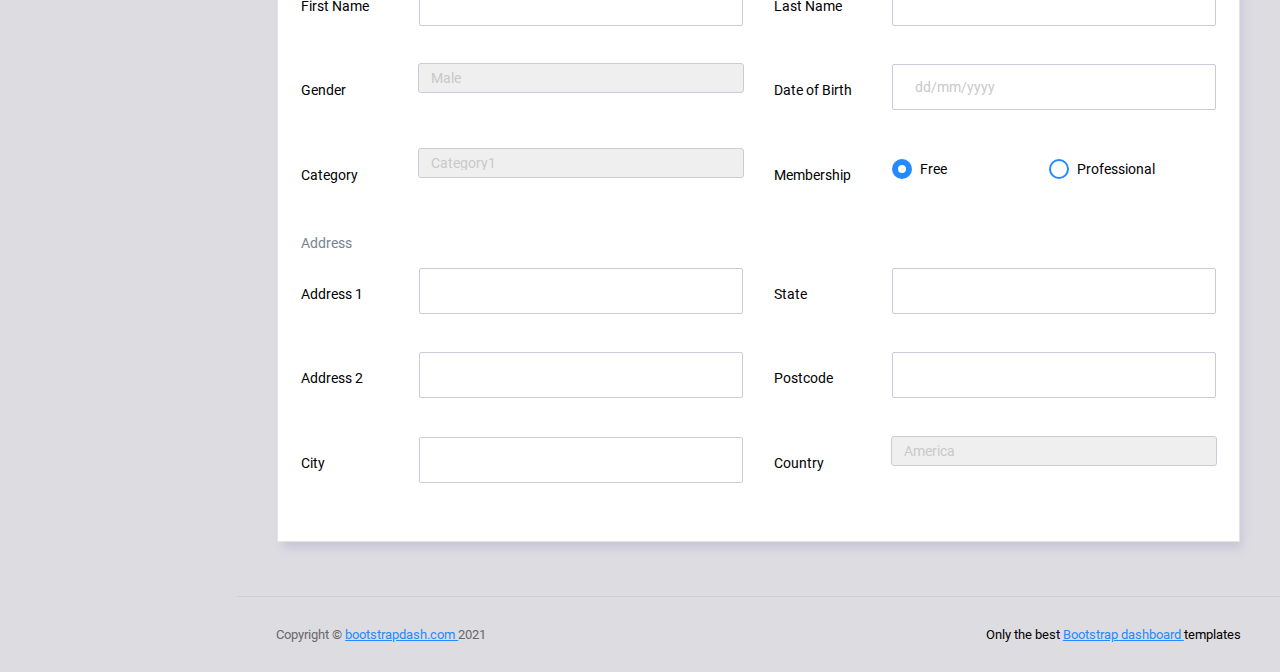
<file: static/admin/pages/forms/basic_elements.html>
<!DOCTYPE html>
<html lang="en">

<head>
  <!-- Required meta tags -->
  <meta charset="utf-8">
  <meta name="viewport" content="width=device-width, initial-scale=1, shrink-to-fit=no">
  <title>RoyalUI Admin</title>
  <!-- plugins:css -->
  <link rel="stylesheet" href="../../vendors/ti-icons/css/themify-icons.css">
  <link rel="stylesheet" href="../../vendors/base/vendor.bundle.base.css">
  <!-- endinject -->
  <!-- plugin css for this page -->
  <!-- End plugin css for this page -->
  <!-- inject:css -->
  <link rel="stylesheet" href="../../css/style.css">
  <!-- endinject -->
  <link rel="shortcut icon" href="../../images/favicon.png" />
</head>

<body>
  <div class="container-scroller">
    <!-- partial:../../partials/_navbar.html -->
    <nav class="navbar col-lg-12 col-12 p-0 fixed-top d-flex flex-row">
      <div class="text-center navbar-brand-wrapper d-flex align-items-center justify-content-center">
        <a class="navbar-brand brand-logo me-5" href="../../index.html"><img src="../../images/logo.svg" class="me-2" alt="logo"/></a>
        <a class="navbar-brand brand-logo-mini" href="../../index.html"><img src="../../images/logo-mini.svg" alt="logo"/></a>
      </div>
      <div class="navbar-menu-wrapper d-flex align-items-center justify-content-end">
        <button class="navbar-toggler navbar-toggler align-self-center" type="button" data-toggle="minimize">
          <span class="ti-view-list"></span>
        </button>
        <ul class="navbar-nav mr-lg-2">
          <li class="nav-item nav-search d-none d-lg-block">
            <div class="input-group">
              <div class="input-group-prepend hover-cursor" id="navbar-search-icon">
                <span class="input-group-text" id="search">
                  <i class="ti-search"></i>
                </span>
              </div>
              <input type="text" class="form-control" id="navbar-search-input" placeholder="Search now" aria-label="search" aria-describedby="search">
            </div>
          </li>
        </ul>
        <ul class="navbar-nav navbar-nav-right">
          <li class="nav-item dropdown me-1">
            <a class="nav-link count-indicator dropdown-toggle d-flex justify-content-center align-items-center" id="messageDropdown" href="#" data-bs-toggle="dropdown">
              <i class="ti-email mx-0"></i>
            </a>
            <div class="dropdown-menu dropdown-menu-right navbar-dropdown" aria-labelledby="messageDropdown">
              <p class="mb-0 font-weight-normal float-left dropdown-header">Messages</p>
              <a class="dropdown-item">
                <div class="item-thumbnail">
                    <img src="../../images/faces/face4.jpg" alt="image" class="profile-pic">
                </div>
                <div class="item-content flex-grow">
                  <h6 class="ellipsis font-weight-normal">David Grey
                  </h6>
                  <p class="font-weight-light small-text text-muted mb-0">
                    The meeting is cancelled
                  </p>
                </div>
              </a>
              <a class="dropdown-item">
                <div class="item-thumbnail">
                    <img src="../../images/faces/face2.jpg" alt="image" class="profile-pic">
                </div>
                <div class="item-content flex-grow">
                  <h6 class="ellipsis font-weight-normal">Tim Cook
                  </h6>
                  <p class="font-weight-light small-text text-muted mb-0">
                    New product launch
                  </p>
                </div>
              </a>
              <a class="dropdown-item">
                <div class="item-thumbnail">
                    <img src="../../images/faces/face3.jpg" alt="image" class="profile-pic">
                </div>
                <div class="item-content flex-grow">
                  <h6 class="ellipsis font-weight-normal"> Johnson
                  </h6>
                  <p class="font-weight-light small-text text-muted mb-0">
                    Upcoming board meeting
                  </p>
                </div>
              </a>
            </div>
          </li>
          <li class="nav-item dropdown">
            <a class="nav-link count-indicator dropdown-toggle" id="notificationDropdown" href="#" data-bs-toggle="dropdown">
              <i class="ti-bell mx-0"></i>
              <span class="count"></span>
            </a>
            <div class="dropdown-menu dropdown-menu-right navbar-dropdown" aria-labelledby="notificationDropdown">
              <p class="mb-0 font-weight-normal float-left dropdown-header">Notifications</p>
              <a class="dropdown-item">
                <div class="item-thumbnail">
                  <div class="item-icon bg-success">
                    <i class="ti-info-alt mx-0"></i>
                  </div>
                </div>
                <div class="item-content">
                  <h6 class="font-weight-normal">Application Error</h6>
                  <p class="font-weight-light small-text mb-0 text-muted">
                    Just now
                  </p>
                </div>
              </a>
              <a class="dropdown-item">
                <div class="item-thumbnail">
                  <div class="item-icon bg-warning">
                    <i class="ti-settings mx-0"></i>
                  </div>
                </div>
                <div class="item-content">
                  <h6 class="font-weight-normal">Settings</h6>
                  <p class="font-weight-light small-text mb-0 text-muted">
                    Private message
                  </p>
                </div>
              </a>
              <a class="dropdown-item">
                <div class="item-thumbnail">
                  <div class="item-icon bg-info">
                    <i class="ti-user mx-0"></i>
                  </div>
                </div>
                <div class="item-content">
                  <h6 class="font-weight-normal">New user registration</h6>
                  <p class="font-weight-light small-text mb-0 text-muted">
                    2 days ago
                  </p>
                </div>
              </a>
            </div>
          </li>
          <li class="nav-item nav-profile dropdown">
            <a class="nav-link dropdown-toggle" href="#" data-bs-toggle="dropdown" id="profileDropdown">
              <img src="../../images/faces/face28.jpg" alt="profile"/>
            </a>
            <div class="dropdown-menu dropdown-menu-right navbar-dropdown" aria-labelledby="profileDropdown">
              <a class="dropdown-item">
                <i class="ti-settings text-primary"></i>
                Settings
              </a>
              <a class="dropdown-item">
                <i class="ti-power-off text-primary"></i>
                Logout
              </a>
            </div>
          </li>
        </ul>
        <button class="navbar-toggler navbar-toggler-right d-lg-none align-self-center" type="button" data-toggle="offcanvas">
          <span class="ti-view-list"></span>
        </button>
      </div>
    </nav>
    <!-- partial -->
    <div class="container-fluid page-body-wrapper">
      <!-- partial:../../partials/_sidebar.html -->
      <nav class="sidebar sidebar-offcanvas" id="sidebar">
        <ul class="nav">
          <li class="nav-item">
            <a class="nav-link" href="../../index.html">
              <i class="ti-shield menu-icon"></i>
              <span class="menu-title">Dashboard</span>
            </a>
          </li>
          <li class="nav-item">
            <a class="nav-link" data-bs-toggle="collapse" href="#ui-basic" aria-expanded="false" aria-controls="ui-basic">
              <i class="ti-palette menu-icon"></i>
              <span class="menu-title">UI Elements</span>
              <i class="menu-arrow"></i>
            </a>
            <div class="collapse" id="ui-basic">
              <ul class="nav flex-column sub-menu">
                <li class="nav-item"> <a class="nav-link" href="../../pages/ui-features/buttons.html">Buttons</a></li>
                <li class="nav-item"> <a class="nav-link" href="../../pages/ui-features/typography.html">Typography</a></li>
              </ul>
            </div>
          </li>
          <li class="nav-item">
            <a class="nav-link" href="../../pages/forms/basic_elements.html">
              <i class="ti-layout-list-post menu-icon"></i>
              <span class="menu-title">Form elements</span>
            </a>
          </li>
          <li class="nav-item">
            <a class="nav-link" href="../../pages/charts/chartjs.html">
              <i class="ti-pie-chart menu-icon"></i>
              <span class="menu-title">Charts</span>
            </a>
          </li>
          <li class="nav-item">
            <a class="nav-link" href="../../pages/tables/basic-table.html">
              <i class="ti-view-list-alt menu-icon"></i>
              <span class="menu-title">Tables</span>
            </a>
          </li>
          <li class="nav-item">
            <a class="nav-link" href="../../pages/icons/themify.html">
              <i class="ti-star menu-icon"></i>
              <span class="menu-title">Icons</span>
            </a>
          </li>
          <li class="nav-item">
            <a class="nav-link" data-bs-toggle="collapse" href="#auth" aria-expanded="false" aria-controls="auth">
              <i class="ti-user menu-icon"></i>
              <span class="menu-title">User Pages</span>
              <i class="menu-arrow"></i>
            </a>
            <div class="collapse" id="auth">
              <ul class="nav flex-column sub-menu">
                <li class="nav-item"> <a class="nav-link" href="../../pages/samples/login.html"> Login </a></li>
                <li class="nav-item"> <a class="nav-link" href="../../pages/samples/login-2.html"> Login 2 </a></li>
                <li class="nav-item"> <a class="nav-link" href="../../pages/samples/register.html"> Register </a></li>
                <li class="nav-item"> <a class="nav-link" href="../../pages/samples/register-2.html"> Register 2 </a></li>
                <li class="nav-item"> <a class="nav-link" href="../../pages/samples/lock-screen.html"> Lockscreen </a></li>
              </ul>
            </div>
          </li>
          <li class="nav-item">
            <a class="nav-link" href="../../documentation/documentation.html">
              <i class="ti-write menu-icon"></i>
              <span class="menu-title">Documentation</span>
            </a>
          </li>
        </ul>
      </nav>
      <!-- partial -->
      <div class="main-panel">        
        <div class="content-wrapper">
          <div class="row">
            <div class="col-md-6 grid-margin stretch-card">
              <div class="card">
                <div class="card-body">
                  <h4 class="card-title">Default form</h4>
                  <p class="card-description">
                    Basic form layout
                  </p>
                  <form class="forms-sample">
                    <div class="form-group">
                      <label for="exampleInputUsername1">Username</label>
                      <input type="text" class="form-control" id="exampleInputUsername1" placeholder="Username">
                    </div>
                    <div class="form-group">
                      <label for="exampleInputEmail1">Email address</label>
                      <input type="email" class="form-control" id="exampleInputEmail1" placeholder="Email">
                    </div>
                    <div class="form-group">
                      <label for="exampleInputPassword1">Password</label>
                      <input type="password" class="form-control" id="exampleInputPassword1" placeholder="Password">
                    </div>
                    <div class="form-group">
                      <label for="exampleInputConfirmPassword1">Confirm Password</label>
                      <input type="password" class="form-control" id="exampleInputConfirmPassword1" placeholder="Password">
                    </div>
                    <div class="form-check form-check-flat form-check-primary">
                      <label class="form-check-label">
                        <input type="checkbox" class="form-check-input">
                        Remember me
                      </label>
                    </div>
                    <button type="submit" class="btn btn-primary me-2">Submit</button>
                    <button class="btn btn-light">Cancel</button>
                  </form>
                </div>
              </div>
            </div>
            <div class="col-md-6 grid-margin stretch-card">
              <div class="card">
                <div class="card-body">
                  <h4 class="card-title">Horizontal Form</h4>
                  <p class="card-description">
                    Horizontal form layout
                  </p>
                  <form class="forms-sample">
                    <div class="form-group row">
                      <label for="exampleInputUsername2" class="col-sm-3 col-form-label">Email</label>
                      <div class="col-sm-9">
                        <input type="text" class="form-control" id="exampleInputUsername2" placeholder="Username">
                      </div>
                    </div>
                    <div class="form-group row">
                      <label for="exampleInputEmail2" class="col-sm-3 col-form-label">Email</label>
                      <div class="col-sm-9">
                        <input type="email" class="form-control" id="exampleInputEmail2" placeholder="Email">
                      </div>
                    </div>
                    <div class="form-group row">
                      <label for="exampleInputMobile" class="col-sm-3 col-form-label">Mobile</label>
                      <div class="col-sm-9">
                        <input type="text" class="form-control" id="exampleInputMobile" placeholder="Mobile number">
                      </div>
                    </div>
                    <div class="form-group row">
                      <label for="exampleInputPassword2" class="col-sm-3 col-form-label">Password</label>
                      <div class="col-sm-9">
                        <input type="password" class="form-control" id="exampleInputPassword2" placeholder="Password">
                      </div>
                    </div>
                    <div class="form-group row">
                      <label for="exampleInputConfirmPassword2" class="col-sm-3 col-form-label">Re Password</label>
                      <div class="col-sm-9">
                        <input type="password" class="form-control" id="exampleInputConfirmPassword2" placeholder="Password">
                      </div>
                    </div>
                    <div class="form-check form-check-flat form-check-primary">
                      <label class="form-check-label">
                        <input type="checkbox" class="form-check-input">
                        Remember me
                      </label>
                    </div>
                    <button type="submit" class="btn btn-primary me-2">Submit</button>
                    <button class="btn btn-light">Cancel</button>
                  </form>
                </div>
              </div>
            </div>
            <div class="col-12 grid-margin stretch-card">
              <div class="card">
                <div class="card-body">
                  <h4 class="card-title">Basic form elements</h4>
                  <p class="card-description">
                    Basic form elements
                  </p>
                  <form class="forms-sample">
                    <div class="form-group">
                      <label for="exampleInputName1">Name</label>
                      <input type="text" class="form-control" id="exampleInputName1" placeholder="Name">
                    </div>
                    <div class="form-group">
                      <label for="exampleInputEmail3">Email address</label>
                      <input type="email" class="form-control" id="exampleInputEmail3" placeholder="Email">
                    </div>
                    <div class="form-group">
                      <label for="exampleInputPassword4">Password</label>
                      <input type="password" class="form-control" id="exampleInputPassword4" placeholder="Password">
                    </div>
                    <div class="form-group">
                      <label for="exampleSelectGender">Gender</label>
                        <select class="form-control" id="exampleSelectGender">
                          <option>Male</option>
                          <option>Female</option>
                        </select>
                      </div>
                    <div class="form-group">
                      <label>File upload</label>
                      <input type="file" name="img[]" class="file-upload-default">
                      <div class="input-group col-xs-12">
                        <input type="text" class="form-control file-upload-info" disabled placeholder="Upload Image">
                        <span class="input-group-append">
                          <button class="file-upload-browse btn btn-primary" type="button">Upload</button>
                        </span>
                      </div>
                    </div>
                    <div class="form-group">
                      <label for="exampleInputCity1">City</label>
                      <input type="text" class="form-control" id="exampleInputCity1" placeholder="Location">
                    </div>
                    <div class="form-group">
                      <label for="exampleTextarea1">Textarea</label>
                      <textarea class="form-control" id="exampleTextarea1" rows="4"></textarea>
                    </div>
                    <button type="submit" class="btn btn-primary me-2">Submit</button>
                    <button class="btn btn-light">Cancel</button>
                  </form>
                </div>
              </div>
            </div>
            <div class="col-md-6 grid-margin stretch-card">
              <div class="card">
                <div class="card-body">
                  <h4 class="card-title">Input size</h4>
                  <p class="card-description">
                    Add classes like <code>.form-control-lg</code> and <code>.form-control-sm</code>.
                  </p>
                  <div class="form-group">
                    <label>Large input</label>
                    <input type="text" class="form-control form-control-lg" placeholder="Username" aria-label="Username">
                  </div>
                  <div class="form-group">
                    <label>Default input</label>
                    <input type="text" class="form-control" placeholder="Username" aria-label="Username">
                  </div>
                  <div class="form-group">
                    <label>Small input</label>
                    <input type="text" class="form-control form-control-sm" placeholder="Username" aria-label="Username">
                  </div>
                </div>
              </div>
            </div>
            <div class="col-md-6 grid-margin stretch-card">
              <div class="card">
                <div class="card-body">
                  <h4 class="card-title">Select size</h4>
                  <p class="card-description">
                    Add classes like <code>.form-control-lg</code> and <code>.form-control-sm</code>.                    
                  </p>
                  <div class="form-group">
                    <label for="exampleFormControlSelect1">Large select</label>
                    <select class="form-control form-control-lg" id="exampleFormControlSelect1">
                      <option>1</option>
                      <option>2</option>
                      <option>3</option>
                      <option>4</option>
                      <option>5</option>
                    </select>
                  </div>
                  <div class="form-group">
                    <label for="exampleFormControlSelect2">Default select</label>
                    <select class="form-control" id="exampleFormControlSelect2">
                      <option>1</option>
                      <option>2</option>
                      <option>3</option>
                      <option>4</option>
                      <option>5</option>
                    </select>
                  </div>
                  <div class="form-group">
                    <label for="exampleFormControlSelect3">Small select</label>
                    <select class="form-control form-control-sm" id="exampleFormControlSelect3">
                      <option>1</option>
                      <option>2</option>
                      <option>3</option>
                      <option>4</option>
                      <option>5</option>
                    </select>
                  </div>
                </div>
              </div>
            </div>
            <div class="col-md-6 grid-margin stretch-card">
              <div class="card">
                <div class="card-body">
                  <h4 class="card-title">Basic input groups</h4>
                  <p class="card-description">
                    Basic bootstrap input groups
                  </p>
                  <div class="form-group">
                    <div class="input-group">
                      <div class="input-group-prepend">
                        <span class="input-group-text">@</span>
                      </div>
                      <input type="text" class="form-control" placeholder="Username" aria-label="Username">
                    </div>
                  </div>
                  <div class="form-group">
                    <div class="input-group">
                      <div class="input-group-prepend">
                        <span class="input-group-text bg-primary text-white">$</span>
                      </div>
                      <input type="text" class="form-control" aria-label="Amount (to the nearest dollar)">
                      <div class="input-group-append">
                        <span class="input-group-text">.00</span>
                      </div>
                    </div>
                  </div>
                  <div class="form-group">
                    <div class="input-group">
                      <div class="input-group-prepend">
                        <span class="input-group-text">$</span>
                      </div>
                      <div class="input-group-prepend">
                        <span class="input-group-text">0.00</span>
                      </div>
                      <input type="text" class="form-control" aria-label="Amount (to the nearest dollar)">
                    </div>
                  </div>
                  <div class="form-group">
                    <div class="input-group">
                      <input type="text" class="form-control" placeholder="Recipient's username" aria-label="Recipient's username">
                      <div class="input-group-append">
                        <button class="btn btn-sm btn-primary" type="button">Search</button>
                      </div>
                    </div>
                  </div>
                  <div class="form-group">
                    <div class="input-group">
                      <div class="input-group-prepend">
                        <button class="btn btn-sm btn-outline-primary dropdown-toggle" type="button" data-bs-toggle="dropdown" aria-haspopup="true" aria-expanded="false">Dropdown</button>
                        <div class="dropdown-menu">
                          <a class="dropdown-item" href="#">Action</a>
                          <a class="dropdown-item" href="#">Another action</a>
                          <a class="dropdown-item" href="#">Something else here</a>
                          <div role="separator" class="dropdown-divider"></div>
                          <a class="dropdown-item" href="#">Separated link</a>
                        </div>
                      </div>
                      <input type="text" class="form-control" aria-label="Text input with dropdown button">
                    </div>
                  </div>
                  <div class="form-group">
                    <div class="input-group">
                      <input type="text" class="form-control" placeholder="Find in facebook" aria-label="Recipient's username">
                      <div class="input-group-append">
                        <button class="btn btn-sm btn-facebook" type="button">
                          <i class="ti-facebook"></i>
                        </button>
                      </div>
                    </div>
                  </div>
                </div>
              </div>
            </div>
            <div class="col-md-6 grid-margin stretch-card">
              <div class="card">
                <div class="card-body">
                  <h4 class="card-title">Checkbox Controls</h4>
                  <p class="card-description">Checkbox and radio controls (default appearance is in primary color)</p>
                  <form>
                    <div class="row">
                      <div class="col-md-6">
                        <div class="form-group">
                          <div class="form-check">
                            <label class="form-check-label">
                              <input type="checkbox" class="form-check-input">
                              Default
                            </label>
                          </div>
                          <div class="form-check">
                            <label class="form-check-label">
                              <input type="checkbox" class="form-check-input" checked>
                              Checked
                            </label>
                          </div>
                          <div class="form-check">
                            <label class="form-check-label">
                              <input type="checkbox" class="form-check-input" disabled>
                              Disabled
                            </label>
                          </div>
                          <div class="form-check">
                            <label class="form-check-label">
                              <input type="checkbox" class="form-check-input" disabled checked>
                              Disabled checked
                            </label>
                          </div>
                        </div>
                      </div>
                      <div class="col-md-6">
                        <div class="form-group">
                          <div class="form-check">
                            <label class="form-check-label">
                              <input type="radio" class="form-check-input" name="optionsRadios" id="optionsRadios1" value="">
                              Default
                            </label>
                          </div>
                          <div class="form-check">
                            <label class="form-check-label">
                              <input type="radio" class="form-check-input" name="optionsRadios" id="optionsRadios2" value="option2" checked>
                              Selected
                            </label>
                          </div>
                          <div class="form-check">
                            <label class="form-check-label">
                              <input type="radio" class="form-check-input" name="optionsRadios2" id="optionsRadios3" value="option3" disabled>
                              Disabled
                            </label>
                          </div>
                          <div class="form-check">
                            <label class="form-check-label">
                              <input type="radio" class="form-check-input" name="optionsRadio2" id="optionsRadios4" value="option4" disabled checked>
                              Selected and disabled
                            </label>
                          </div>
                        </div>
                      </div>
                    </div>
                  </form>
                </div>
                <div class="card-body">
                  <p class="card-description">Add class <code>.form-check-{color}</code> for checkbox and radio controls in theme colors</p>
                  <form>
                    <div class="row">
                      <div class="col-md-6">
                        <div class="form-group">
                          <div class="form-check form-check-primary">
                            <label class="form-check-label">
                              <input type="checkbox" class="form-check-input" checked>
                              Primary
                            </label>
                          </div>
                          <div class="form-check form-check-success">
                            <label class="form-check-label">
                              <input type="checkbox" class="form-check-input" checked>
                              Success
                            </label>
                          </div>
                          <div class="form-check form-check-info">
                            <label class="form-check-label">
                              <input type="checkbox" class="form-check-input" checked>
                              Info
                            </label>
                          </div>
                          <div class="form-check form-check-danger">
                            <label class="form-check-label">
                              <input type="checkbox" class="form-check-input" checked>
                              Danger
                            </label>
                          </div>
                          <div class="form-check form-check-warning">
                            <label class="form-check-label">
                              <input type="checkbox" class="form-check-input" checked>
                              Warning
                            </label>
                          </div>
                        </div>
                      </div>
                      <div class="col-md-6">
                        <div class="form-group">
                          <div class="form-check form-check-primary">
                            <label class="form-check-label">
                              <input type="radio" class="form-check-input" name="ExampleRadio1" id="ExampleRadio1" checked>
                              Primary
                            </label>
                          </div>
                          <div class="form-check form-check-success">
                            <label class="form-check-label">
                              <input type="radio" class="form-check-input" name="ExampleRadio2" id="ExampleRadio2" checked>
                              Success
                            </label>
                          </div>
                          <div class="form-check form-check-info">
                            <label class="form-check-label">
                              <input type="radio" class="form-check-input" name="ExampleRadio3" id="ExampleRadio3" checked>
                              Info
                            </label>
                          </div>
                          <div class="form-check form-check-danger">
                            <label class="form-check-label">
                              <input type="radio" class="form-check-input" name="ExampleRadio4" id="ExampleRadio4" checked>
                              Danger
                            </label>
                          </div>
                          <div class="form-check form-check-warning">
                            <label class="form-check-label">
                              <input type="radio" class="form-check-input" name="ExampleRadio5" id="ExampleRadio5" checked>
                              Warning
                            </label>
                          </div>
                        </div>
                      </div>
                    </div>
                  </form>
                </div>
              </div>
            </div>
            <div class="col-12 grid-margin stretch-card">
              <div class="card">
                <div class="card-body">
                  <h4 class="card-title">Inline forms</h4>
                  <p class="card-description">
                    Use the <code>.form-inline</code> class to display a series of labels, form controls, and buttons on a single horizontal row
                  </p>
                  <form class="form-inline">
                    <label class="sr-only" for="inlineFormInputName2">Name</label>
                    <input type="text" class="form-control mb-2 mr-sm-2" id="inlineFormInputName2" placeholder="Jane Doe">
                  
                    <label class="sr-only" for="inlineFormInputGroupUsername2">Username</label>
                    <div class="input-group mb-2 mr-sm-2">
                      <div class="input-group-prepend">
                        <div class="input-group-text">@</div>
                      </div>
                      <input type="text" class="form-control" id="inlineFormInputGroupUsername2" placeholder="Username">
                    </div>
                    <div class="form-check mx-sm-2">
                      <label class="form-check-label">
                        <input type="checkbox" class="form-check-input" checked>
                        Remember me
                      </label>
                    </div>
                    <button type="submit" class="btn btn-primary mb-2">Submit</button>
                  </form>
                </div>
              </div>
            </div>
            <div class="col-12 grid-margin">
              <div class="card">
                <div class="card-body">
                  <h4 class="card-title">Horizontal Two column</h4>
                  <form class="form-sample">
                    <p class="card-description">
                      Personal info
                    </p>
                    <div class="row">
                      <div class="col-md-6">
                        <div class="form-group row">
                          <label class="col-sm-3 col-form-label">First Name</label>
                          <div class="col-sm-9">
                            <input type="text" class="form-control" />
                          </div>
                        </div>
                      </div>
                      <div class="col-md-6">
                        <div class="form-group row">
                          <label class="col-sm-3 col-form-label">Last Name</label>
                          <div class="col-sm-9">
                            <input type="text" class="form-control" />
                          </div>
                        </div>
                      </div>
                    </div>
                    <div class="row">
                      <div class="col-md-6">
                        <div class="form-group row">
                          <label class="col-sm-3 col-form-label">Gender</label>
                          <div class="col-sm-9">
                            <select class="form-control">
                              <option>Male</option>
                              <option>Female</option>
                            </select>
                          </div>
                        </div>
                      </div>
                      <div class="col-md-6">
                        <div class="form-group row">
                          <label class="col-sm-3 col-form-label">Date of Birth</label>
                          <div class="col-sm-9">
                            <input class="form-control" placeholder="dd/mm/yyyy"/>
                          </div>
                        </div>
                      </div>
                    </div>
                    <div class="row">
                      <div class="col-md-6">
                        <div class="form-group row">
                          <label class="col-sm-3 col-form-label">Category</label>
                          <div class="col-sm-9">
                            <select class="form-control">
                              <option>Category1</option>
                              <option>Category2</option>
                              <option>Category3</option>
                              <option>Category4</option>
                            </select>
                          </div>
                        </div>
                      </div>
                      <div class="col-md-6">
                        <div class="form-group row">
                          <label class="col-sm-3 col-form-label">Membership</label>
                          <div class="col-sm-4">
                            <div class="form-check">
                              <label class="form-check-label">
                                <input type="radio" class="form-check-input" name="membershipRadios" id="membershipRadios1" value="" checked>
                                Free
                              </label>
                            </div>
                          </div>
                          <div class="col-sm-5">
                            <div class="form-check">
                              <label class="form-check-label">
                                <input type="radio" class="form-check-input" name="membershipRadios" id="membershipRadios2" value="option2">
                                Professional
                              </label>
                            </div>
                          </div>
                        </div>
                      </div>
                    </div>
                    <p class="card-description">
                      Address
                    </p>
                    <div class="row">
                      <div class="col-md-6">
                        <div class="form-group row">
                          <label class="col-sm-3 col-form-label">Address 1</label>
                          <div class="col-sm-9">
                            <input type="text" class="form-control" />
                          </div>
                        </div>
                      </div>
                      <div class="col-md-6">
                        <div class="form-group row">
                          <label class="col-sm-3 col-form-label">State</label>
                          <div class="col-sm-9">
                            <input type="text" class="form-control" />
                          </div>
                        </div>
                      </div>
                    </div>
                    <div class="row">
                      <div class="col-md-6">
                        <div class="form-group row">
                          <label class="col-sm-3 col-form-label">Address 2</label>
                          <div class="col-sm-9">
                            <input type="text" class="form-control" />
                          </div>
                        </div>
                      </div>
                      <div class="col-md-6">
                        <div class="form-group row">
                          <label class="col-sm-3 col-form-label">Postcode</label>
                          <div class="col-sm-9">
                            <input type="text" class="form-control" />
                          </div>
                        </div>
                      </div>
                    </div>
                    <div class="row">
                      <div class="col-md-6">
                        <div class="form-group row">
                          <label class="col-sm-3 col-form-label">City</label>
                          <div class="col-sm-9">
                            <input type="text" class="form-control" />
                          </div>
                        </div>
                      </div>
                      <div class="col-md-6">
                        <div class="form-group row">
                          <label class="col-sm-3 col-form-label">Country</label>
                          <div class="col-sm-9">
                            <select class="form-control">
                              <option>America</option>
                              <option>Italy</option>
                              <option>Russia</option>
                              <option>Britain</option>
                            </select>
                          </div>
                        </div>
                      </div>
                    </div>
                  </form>
                </div>
              </div>
            </div>
          </div>
        </div>
        <!-- content-wrapper ends -->
        <!-- partial:../../partials/_footer.html -->
        <footer class="footer">
          <div class="d-sm-flex justify-content-center justify-content-sm-between">
            <span class="text-muted text-center text-sm-left d-block d-sm-inline-block">Copyright © <a href="https://www.bootstrapdash.com/" target="_blank">bootstrapdash.com </a>2021</span>
            <span class="float-none float-sm-right d-block mt-1 mt-sm-0 text-center">Only the best <a href="https://www.bootstrapdash.com/" target="_blank"> Bootstrap dashboard </a> templates</span>
          </div>
        </footer>
        <!-- partial -->
      </div>
      <!-- main-panel ends -->
    </div>
    <!-- page-body-wrapper ends -->
  </div>
  <!-- container-scroller -->
  <!-- plugins:js -->
  <script src="../../vendors/base/vendor.bundle.base.js"></script>
  <!-- endinject -->
  <!-- inject:js -->
  <script src="../../js/off-canvas.js"></script>
  <script src="../../js/hoverable-collapse.js"></script>
  <script src="../../js/template.js"></script>
  <script src="../../js/todolist.js"></script>
  <!-- endinject -->
  <!-- Custom js for this page-->
  <script src="../../js/file-upload.js"></script>
  <!-- End custom js for this page-->
</body>

</html>
</file>
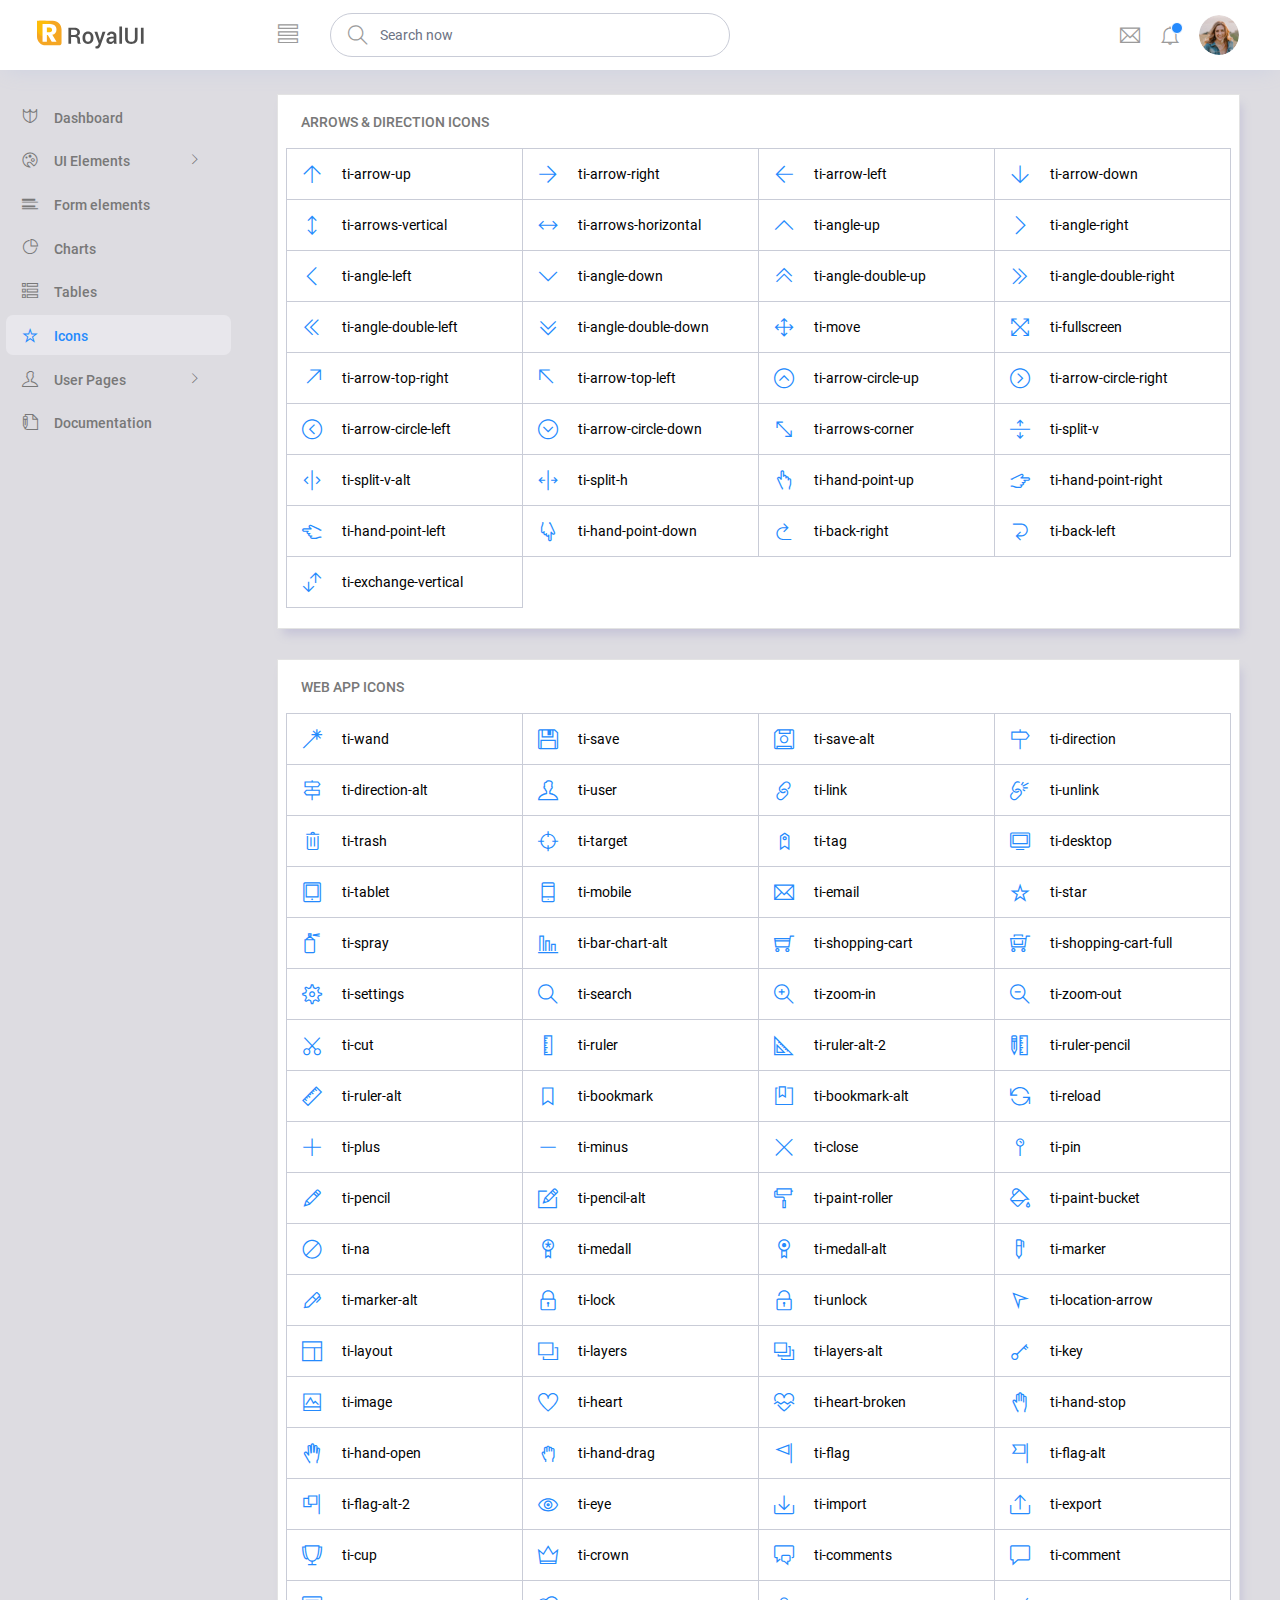
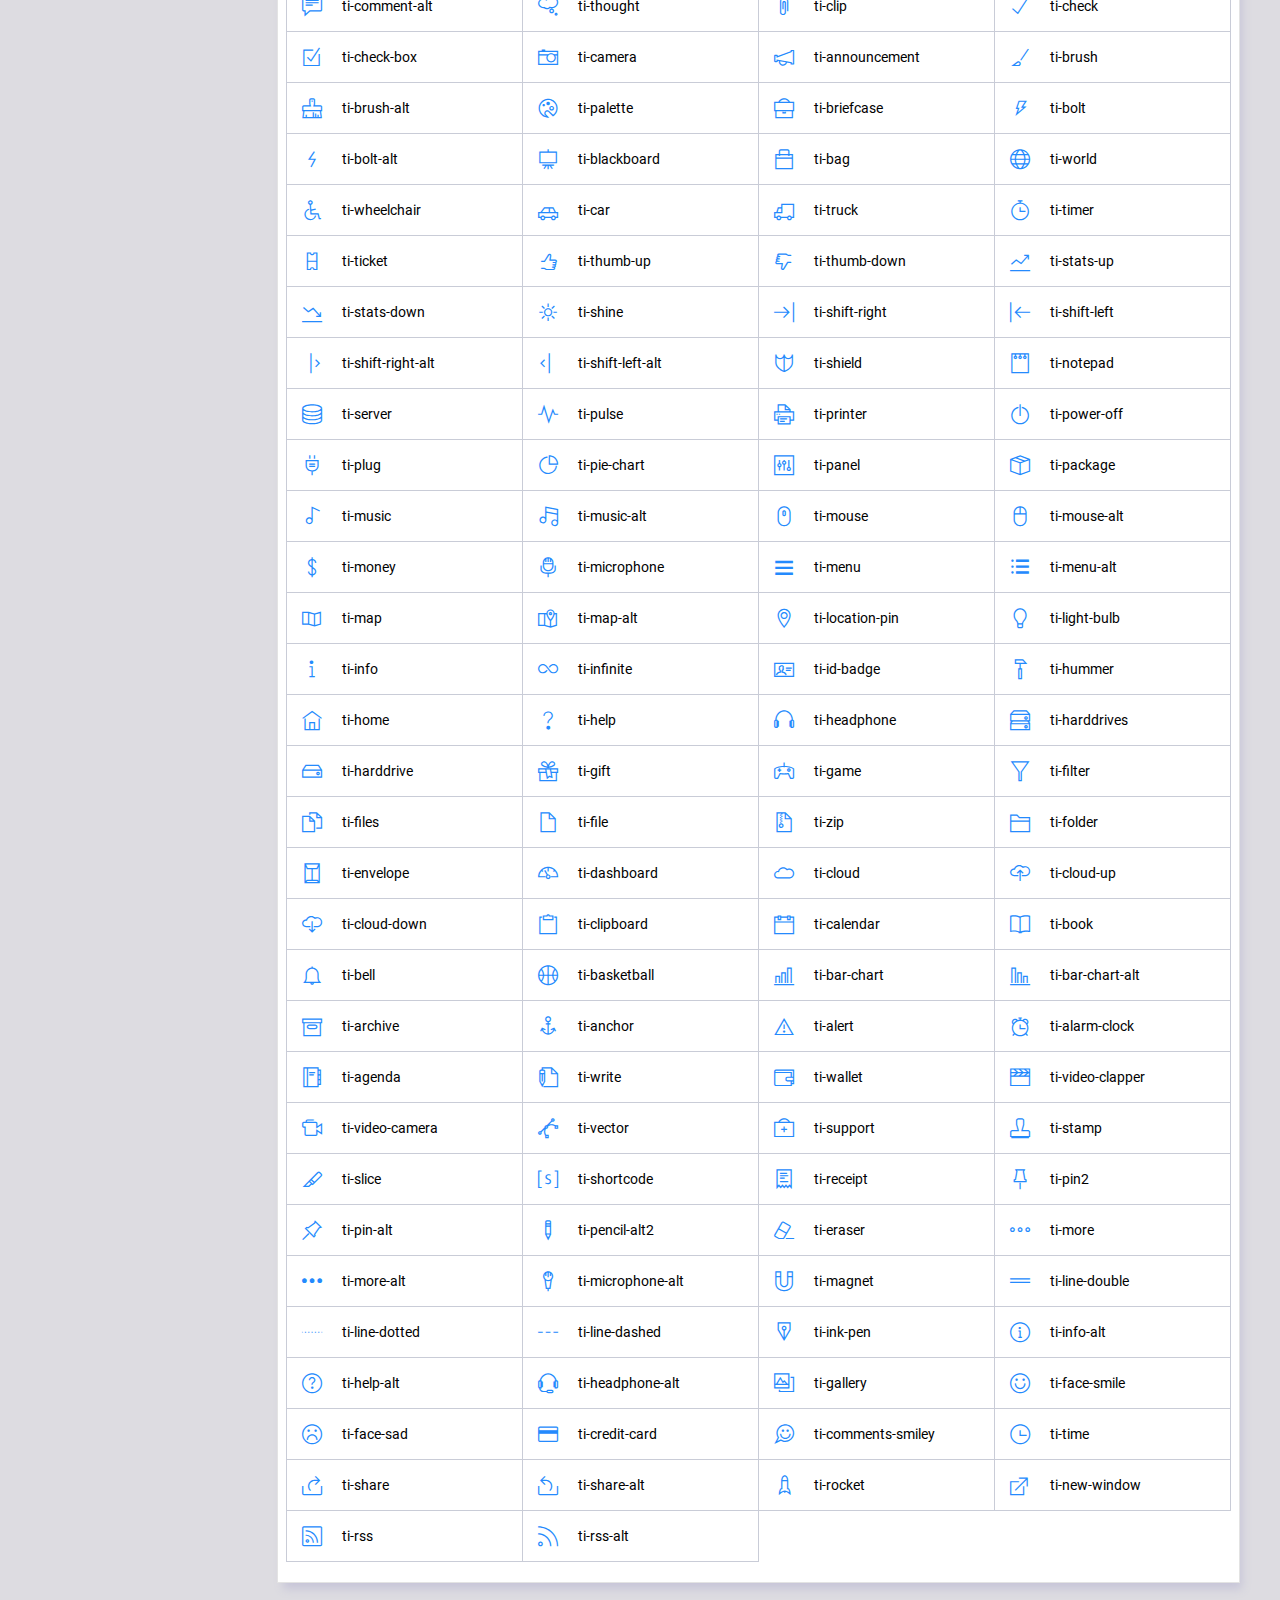
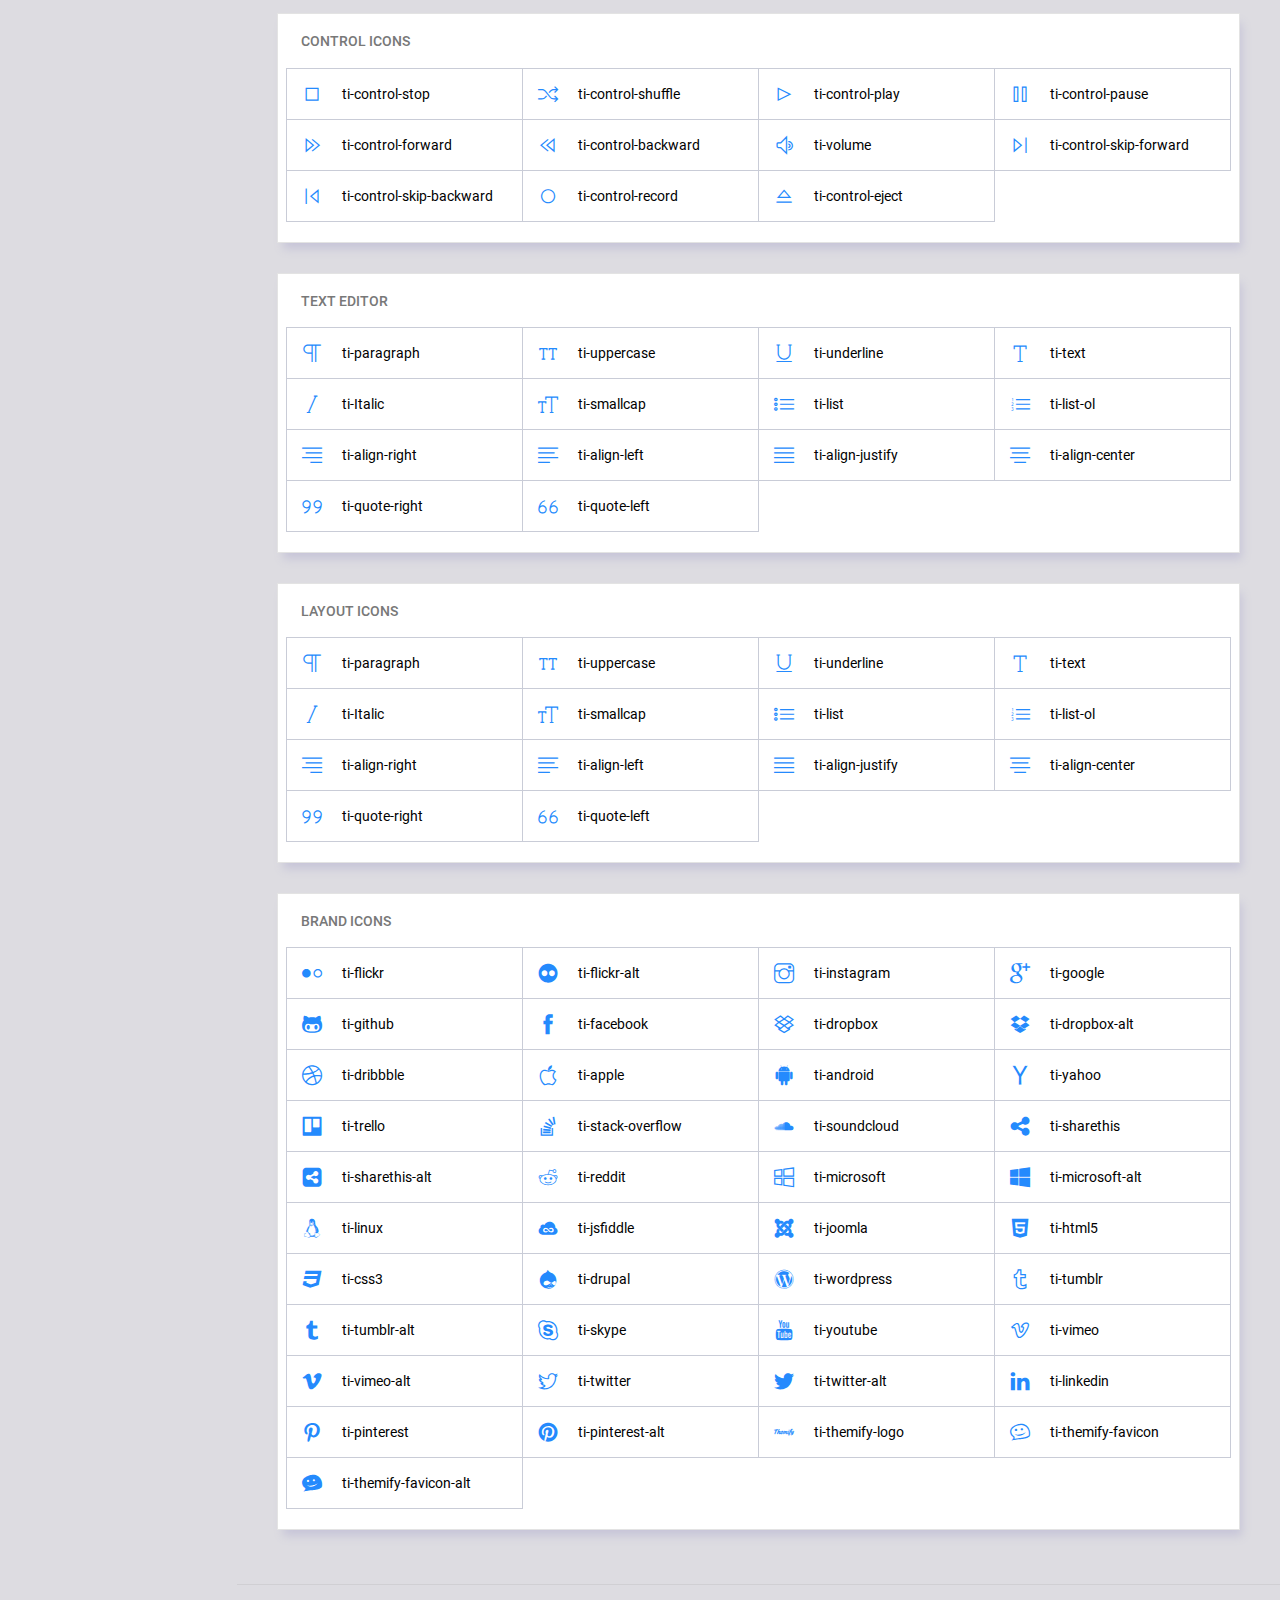
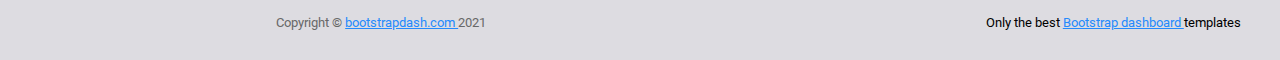
<file: static/admin/pages/icons/themify.html>
<!DOCTYPE html>
<html lang="en">

<head>
  <!-- Required meta tags -->
  <meta charset="utf-8">
  <meta name="viewport" content="width=device-width, initial-scale=1, shrink-to-fit=no">
  <title>RoyalUI Admin</title>
  <!-- plugins:css -->
  <link rel="stylesheet" href="../../vendors/ti-icons/css/themify-icons.css">
  <link rel="stylesheet" href="../../vendors/base/vendor.bundle.base.css">
  <!-- endinject -->
  <!-- plugin css for this page -->
  <!-- End plugin css for this page -->
  <!-- inject:css -->
  <link rel="stylesheet" href="../../css/style.css">
  <!-- endinject -->
  <link rel="shortcut icon" href="../../images/favicon.png" />
</head>

<body>
  <div class="container-scroller">
    <!-- partial:../../partials/_navbar.html -->
    <nav class="navbar col-lg-12 col-12 p-0 fixed-top d-flex flex-row">
      <div class="text-center navbar-brand-wrapper d-flex align-items-center justify-content-center">
        <a class="navbar-brand brand-logo me-5" href="../../index.html"><img src="../../images/logo.svg" class="me-2" alt="logo"/></a>
        <a class="navbar-brand brand-logo-mini" href="../../index.html"><img src="../../images/logo-mini.svg" alt="logo"/></a>
      </div>
      <div class="navbar-menu-wrapper d-flex align-items-center justify-content-end">
        <button class="navbar-toggler navbar-toggler align-self-center" type="button" data-toggle="minimize">
          <span class="ti-view-list"></span>
        </button>
        <ul class="navbar-nav mr-lg-2">
          <li class="nav-item nav-search d-none d-lg-block">
            <div class="input-group">
              <div class="input-group-prepend hover-cursor" id="navbar-search-icon">
                <span class="input-group-text" id="search">
                  <i class="ti-search"></i>
                </span>
              </div>
              <input type="text" class="form-control" id="navbar-search-input" placeholder="Search now" aria-label="search" aria-describedby="search">
            </div>
          </li>
        </ul>
        <ul class="navbar-nav navbar-nav-right">
          <li class="nav-item dropdown me-1">
            <a class="nav-link count-indicator dropdown-toggle d-flex justify-content-center align-items-center" id="messageDropdown" href="#" data-bs-toggle="dropdown">
              <i class="ti-email mx-0"></i>
            </a>
            <div class="dropdown-menu dropdown-menu-right navbar-dropdown" aria-labelledby="messageDropdown">
              <p class="mb-0 font-weight-normal float-left dropdown-header">Messages</p>
              <a class="dropdown-item">
                <div class="item-thumbnail">
                    <img src="../../images/faces/face4.jpg" alt="image" class="profile-pic">
                </div>
                <div class="item-content flex-grow">
                  <h6 class="ellipsis font-weight-normal">David Grey
                  </h6>
                  <p class="font-weight-light small-text text-muted mb-0">
                    The meeting is cancelled
                  </p>
                </div>
              </a>
              <a class="dropdown-item">
                <div class="item-thumbnail">
                    <img src="../../images/faces/face2.jpg" alt="image" class="profile-pic">
                </div>
                <div class="item-content flex-grow">
                  <h6 class="ellipsis font-weight-normal">Tim Cook
                  </h6>
                  <p class="font-weight-light small-text text-muted mb-0">
                    New product launch
                  </p>
                </div>
              </a>
              <a class="dropdown-item">
                <div class="item-thumbnail">
                    <img src="../../images/faces/face3.jpg" alt="image" class="profile-pic">
                </div>
                <div class="item-content flex-grow">
                  <h6 class="ellipsis font-weight-normal"> Johnson
                  </h6>
                  <p class="font-weight-light small-text text-muted mb-0">
                    Upcoming board meeting
                  </p>
                </div>
              </a>
            </div>
          </li>
          <li class="nav-item dropdown">
            <a class="nav-link count-indicator dropdown-toggle" id="notificationDropdown" href="#" data-bs-toggle="dropdown">
              <i class="ti-bell mx-0"></i>
              <span class="count"></span>
            </a>
            <div class="dropdown-menu dropdown-menu-right navbar-dropdown" aria-labelledby="notificationDropdown">
              <p class="mb-0 font-weight-normal float-left dropdown-header">Notifications</p>
              <a class="dropdown-item">
                <div class="item-thumbnail">
                  <div class="item-icon bg-success">
                    <i class="ti-info-alt mx-0"></i>
                  </div>
                </div>
                <div class="item-content">
                  <h6 class="font-weight-normal">Application Error</h6>
                  <p class="font-weight-light small-text mb-0 text-muted">
                    Just now
                  </p>
                </div>
              </a>
              <a class="dropdown-item">
                <div class="item-thumbnail">
                  <div class="item-icon bg-warning">
                    <i class="ti-settings mx-0"></i>
                  </div>
                </div>
                <div class="item-content">
                  <h6 class="font-weight-normal">Settings</h6>
                  <p class="font-weight-light small-text mb-0 text-muted">
                    Private message
                  </p>
                </div>
              </a>
              <a class="dropdown-item">
                <div class="item-thumbnail">
                  <div class="item-icon bg-info">
                    <i class="ti-user mx-0"></i>
                  </div>
                </div>
                <div class="item-content">
                  <h6 class="font-weight-normal">New user registration</h6>
                  <p class="font-weight-light small-text mb-0 text-muted">
                    2 days ago
                  </p>
                </div>
              </a>
            </div>
          </li>
          <li class="nav-item nav-profile dropdown">
            <a class="nav-link dropdown-toggle" href="#" data-bs-toggle="dropdown" id="profileDropdown">
              <img src="../../images/faces/face28.jpg" alt="profile"/>
            </a>
            <div class="dropdown-menu dropdown-menu-right navbar-dropdown" aria-labelledby="profileDropdown">
              <a class="dropdown-item">
                <i class="ti-settings text-primary"></i>
                Settings
              </a>
              <a class="dropdown-item">
                <i class="ti-power-off text-primary"></i>
                Logout
              </a>
            </div>
          </li>
        </ul>
        <button class="navbar-toggler navbar-toggler-right d-lg-none align-self-center" type="button" data-toggle="offcanvas">
          <span class="ti-view-list"></span>
        </button>
      </div>
    </nav>
    <!-- partial -->
    <div class="container-fluid page-body-wrapper">
      <!-- partial:../../partials/_sidebar.html -->
      <nav class="sidebar sidebar-offcanvas" id="sidebar">
        <ul class="nav">
          <li class="nav-item">
            <a class="nav-link" href="../../index.html">
              <i class="ti-shield menu-icon"></i>
              <span class="menu-title">Dashboard</span>
            </a>
          </li>
          <li class="nav-item">
            <a class="nav-link" data-bs-toggle="collapse" href="#ui-basic" aria-expanded="false" aria-controls="ui-basic">
              <i class="ti-palette menu-icon"></i>
              <span class="menu-title">UI Elements</span>
              <i class="menu-arrow"></i>
            </a>
            <div class="collapse" id="ui-basic">
              <ul class="nav flex-column sub-menu">
                <li class="nav-item"> <a class="nav-link" href="../../pages/ui-features/buttons.html">Buttons</a></li>
                <li class="nav-item"> <a class="nav-link" href="../../pages/ui-features/typography.html">Typography</a></li>
              </ul>
            </div>
          </li>
          <li class="nav-item">
            <a class="nav-link" href="../../pages/forms/basic_elements.html">
              <i class="ti-layout-list-post menu-icon"></i>
              <span class="menu-title">Form elements</span>
            </a>
          </li>
          <li class="nav-item">
            <a class="nav-link" href="../../pages/charts/chartjs.html">
              <i class="ti-pie-chart menu-icon"></i>
              <span class="menu-title">Charts</span>
            </a>
          </li>
          <li class="nav-item">
            <a class="nav-link" href="../../pages/tables/basic-table.html">
              <i class="ti-view-list-alt menu-icon"></i>
              <span class="menu-title">Tables</span>
            </a>
          </li>
          <li class="nav-item">
            <a class="nav-link" href="../../pages/icons/themify.html">
              <i class="ti-star menu-icon"></i>
              <span class="menu-title">Icons</span>
            </a>
          </li>
          <li class="nav-item">
            <a class="nav-link" data-bs-toggle="collapse" href="#auth" aria-expanded="false" aria-controls="auth">
              <i class="ti-user menu-icon"></i>
              <span class="menu-title">User Pages</span>
              <i class="menu-arrow"></i>
            </a>
            <div class="collapse" id="auth">
              <ul class="nav flex-column sub-menu">
                <li class="nav-item"> <a class="nav-link" href="../../pages/samples/login.html"> Login </a></li>
                <li class="nav-item"> <a class="nav-link" href="../../pages/samples/login-2.html"> Login 2 </a></li>
                <li class="nav-item"> <a class="nav-link" href="../../pages/samples/register.html"> Register </a></li>
                <li class="nav-item"> <a class="nav-link" href="../../pages/samples/register-2.html"> Register 2 </a></li>
                <li class="nav-item"> <a class="nav-link" href="../../pages/samples/lock-screen.html"> Lockscreen </a></li>
              </ul>
            </div>
          </li>
          <li class="nav-item">
            <a class="nav-link" href="../../documentation/documentation.html">
              <i class="ti-write menu-icon"></i>
              <span class="menu-title">Documentation</span>
            </a>
          </li>
        </ul>
      </nav>
      <!-- partial -->
      <div class="main-panel">          
        <div class="content-wrapper">
          <div class="row">
            <div class="col-lg-12 grid-margin">
              <div class="card">
                <div class="card-body">
                  <h4 class="card-title">Arrows & direction icons</h4>
                  <div class="icons-list row">
                    <div class="col-sm-6 col-md-4 col-lg-3"> <i class="ti-arrow-up"></i> ti-arrow-up </div>
                    <div class="col-sm-6 col-md-4 col-lg-3"> <i class="ti-arrow-right"></i> ti-arrow-right </div>
                    <div class="col-sm-6 col-md-4 col-lg-3"> <i class="ti-arrow-left"></i> ti-arrow-left </div>
                    <div class="col-sm-6 col-md-4 col-lg-3"> <i class="ti-arrow-down"></i> ti-arrow-down </div>
                    <div class="col-sm-6 col-md-4 col-lg-3"> <i class="ti-arrows-vertical"></i> ti-arrows-vertical </div>
                    <div class="col-sm-6 col-md-4 col-lg-3"> <i class="ti-arrows-horizontal"></i> ti-arrows-horizontal </div>
                    <div class="col-sm-6 col-md-4 col-lg-3"> <i class="ti-angle-up"></i> ti-angle-up </div>
                    <div class="col-sm-6 col-md-4 col-lg-3"> <i class="ti-angle-right"></i> ti-angle-right </div>
                    <div class="col-sm-6 col-md-4 col-lg-3"> <i class="ti-angle-left"></i> ti-angle-left </div>
                    <div class="col-sm-6 col-md-4 col-lg-3"> <i class="ti-angle-down"></i> ti-angle-down </div>
                    <div class="col-sm-6 col-md-4 col-lg-3"> <i class="ti-angle-double-up"></i> ti-angle-double-up </div>
                    <div class="col-sm-6 col-md-4 col-lg-3"> <i class="ti-angle-double-right"></i> ti-angle-double-right </div>
                    <div class="col-sm-6 col-md-4 col-lg-3"> <i class="ti-angle-double-left"></i> ti-angle-double-left </div>
                    <div class="col-sm-6 col-md-4 col-lg-3"> <i class="ti-angle-double-down"></i> ti-angle-double-down </div>
                    <div class="col-sm-6 col-md-4 col-lg-3"> <i class="ti-move"></i> ti-move </div>
                    <div class="col-sm-6 col-md-4 col-lg-3"> <i class="ti-fullscreen"></i> ti-fullscreen </div>
                    <div class="col-sm-6 col-md-4 col-lg-3"> <i class="ti-arrow-top-right"></i> ti-arrow-top-right </div>
                    <div class="col-sm-6 col-md-4 col-lg-3"> <i class="ti-arrow-top-left"></i> ti-arrow-top-left </div>
                    <div class="col-sm-6 col-md-4 col-lg-3"> <i class="ti-arrow-circle-up"></i> ti-arrow-circle-up </div>
                    <div class="col-sm-6 col-md-4 col-lg-3"> <i class="ti-arrow-circle-right"></i> ti-arrow-circle-right </div>
                    <div class="col-sm-6 col-md-4 col-lg-3"> <i class="ti-arrow-circle-left"></i> ti-arrow-circle-left </div>
                    <div class="col-sm-6 col-md-4 col-lg-3"> <i class="ti-arrow-circle-down"></i> ti-arrow-circle-down </div>
                    <div class="col-sm-6 col-md-4 col-lg-3"> <i class="ti-arrows-corner"></i> ti-arrows-corner </div>
                    <div class="col-sm-6 col-md-4 col-lg-3"> <i class="ti-split-v"></i> ti-split-v </div>
                    <div class="col-sm-6 col-md-4 col-lg-3"> <i class="ti-split-v-alt"></i> ti-split-v-alt </div>
                    <div class="col-sm-6 col-md-4 col-lg-3"> <i class="ti-split-h"></i> ti-split-h </div>
                    <div class="col-sm-6 col-md-4 col-lg-3"> <i class="ti-hand-point-up"></i> ti-hand-point-up </div>
                    <div class="col-sm-6 col-md-4 col-lg-3"> <i class="ti-hand-point-right"></i> ti-hand-point-right </div>
                    <div class="col-sm-6 col-md-4 col-lg-3"> <i class="ti-hand-point-left"></i> ti-hand-point-left </div>
                    <div class="col-sm-6 col-md-4 col-lg-3"> <i class="ti-hand-point-down"></i> ti-hand-point-down </div>
                    <div class="col-sm-6 col-md-4 col-lg-3"> <i class="ti-back-right"></i> ti-back-right </div>
                    <div class="col-sm-6 col-md-4 col-lg-3"> <i class="ti-back-left"></i> ti-back-left </div>
                    <div class="col-sm-6 col-md-4 col-lg-3"> <i class="ti-exchange-vertical"></i> ti-exchange-vertical </div>
                  </div>
                </div>
              </div>
            </div>
            <div class="col-lg-12 grid-margin">
              <div class="card">
                <div class="card-body">
                  <h4 class="card-title">Web app icons</h4>
                  <div class="icons-list row">
                    <div class="col-sm-6 col-md-4 col-lg-3"> <i class="ti-wand"></i> ti-wand </div>
                    <div class="col-sm-6 col-md-4 col-lg-3"> <i class="ti-save"></i> ti-save </div>
                    <div class="col-sm-6 col-md-4 col-lg-3"> <i class="ti-save-alt"></i> ti-save-alt </div>
                    <div class="col-sm-6 col-md-4 col-lg-3"> <i class="ti-direction"></i> ti-direction </div>
                    <div class="col-sm-6 col-md-4 col-lg-3"> <i class="ti-direction-alt"></i> ti-direction-alt </div>
                    <div class="col-sm-6 col-md-4 col-lg-3"> <i class="ti-user"></i> ti-user </div>
                    <div class="col-sm-6 col-md-4 col-lg-3"> <i class="ti-link"></i> ti-link </div>
                    <div class="col-sm-6 col-md-4 col-lg-3"> <i class="ti-unlink"></i> ti-unlink </div>
                    <div class="col-sm-6 col-md-4 col-lg-3"> <i class="ti-trash"></i> ti-trash </div>
                    <div class="col-sm-6 col-md-4 col-lg-3"> <i class="ti-target"></i> ti-target </div>
                    <div class="col-sm-6 col-md-4 col-lg-3"> <i class="ti-tag"></i> ti-tag </div>
                    <div class="col-sm-6 col-md-4 col-lg-3"> <i class="ti-desktop"></i> ti-desktop </div>
                    <div class="col-sm-6 col-md-4 col-lg-3"> <i class="ti-tablet"></i> ti-tablet </div>
                    <div class="col-sm-6 col-md-4 col-lg-3"> <i class="ti-mobile"></i> ti-mobile </div>
                    <div class="col-sm-6 col-md-4 col-lg-3"> <i class="ti-email"></i> ti-email </div>
                    <div class="col-sm-6 col-md-4 col-lg-3"> <i class="ti-star"></i> ti-star </div>
                    <div class="col-sm-6 col-md-4 col-lg-3"> <i class="ti-spray"></i> ti-spray </div>
                    <div class="col-sm-6 col-md-4 col-lg-3"> <i class="ti-bar-chart-alt"></i> ti-bar-chart-alt </div>
                    <div class="col-sm-6 col-md-4 col-lg-3"> <i class="ti-shopping-cart"></i> ti-shopping-cart </div>
                    <div class="col-sm-6 col-md-4 col-lg-3"> <i class="ti-shopping-cart-full"></i> ti-shopping-cart-full </div>
                    <div class="col-sm-6 col-md-4 col-lg-3"> <i class="ti-settings"></i> ti-settings </div>
                    <div class="col-sm-6 col-md-4 col-lg-3"> <i class="ti-search"></i> ti-search </div>
                    <div class="col-sm-6 col-md-4 col-lg-3"> <i class="ti-zoom-in"></i> ti-zoom-in </div>
                    <div class="col-sm-6 col-md-4 col-lg-3"> <i class="ti-zoom-out"></i> ti-zoom-out </div>
                    <div class="col-sm-6 col-md-4 col-lg-3"> <i class="ti-cut"></i> ti-cut </div>
                    <div class="col-sm-6 col-md-4 col-lg-3"> <i class="ti-ruler"></i> ti-ruler </div>
                    <div class="col-sm-6 col-md-4 col-lg-3"> <i class="ti-ruler-alt-2"></i> ti-ruler-alt-2 </div>
                    <div class="col-sm-6 col-md-4 col-lg-3"> <i class="ti-ruler-pencil"></i> ti-ruler-pencil </div>
                    <div class="col-sm-6 col-md-4 col-lg-3"> <i class="ti-ruler-alt"></i> ti-ruler-alt </div>
                    <div class="col-sm-6 col-md-4 col-lg-3"> <i class="ti-bookmark"></i> ti-bookmark </div>
                    <div class="col-sm-6 col-md-4 col-lg-3"> <i class="ti-bookmark-alt"></i> ti-bookmark-alt </div>
                    <div class="col-sm-6 col-md-4 col-lg-3"> <i class="ti-reload"></i> ti-reload </div>
                    <div class="col-sm-6 col-md-4 col-lg-3"> <i class="ti-plus"></i> ti-plus </div>
                    <div class="col-sm-6 col-md-4 col-lg-3"> <i class="ti-minus"></i> ti-minus </div>
                    <div class="col-sm-6 col-md-4 col-lg-3"> <i class="ti-close"></i> ti-close </div>
                    <div class="col-sm-6 col-md-4 col-lg-3"> <i class="ti-pin"></i> ti-pin </div>
                    <div class="col-sm-6 col-md-4 col-lg-3"> <i class="ti-pencil"></i> ti-pencil </div>
                    <div class="col-sm-6 col-md-4 col-lg-3"> <i class="ti-pencil-alt"></i> ti-pencil-alt </div>
                    <div class="col-sm-6 col-md-4 col-lg-3"> <i class="ti-paint-roller"></i> ti-paint-roller </div>
                    <div class="col-sm-6 col-md-4 col-lg-3"> <i class="ti-paint-bucket"></i> ti-paint-bucket </div>
                    <div class="col-sm-6 col-md-4 col-lg-3"> <i class="ti-na"></i> ti-na </div>
                    <div class="col-sm-6 col-md-4 col-lg-3"> <i class="ti-medall"></i> ti-medall </div>
                    <div class="col-sm-6 col-md-4 col-lg-3"> <i class="ti-medall-alt"></i> ti-medall-alt </div>
                    <div class="col-sm-6 col-md-4 col-lg-3"> <i class="ti-marker"></i> ti-marker </div>
                    <div class="col-sm-6 col-md-4 col-lg-3"> <i class="ti-marker-alt"></i> ti-marker-alt </div>
                    <div class="col-sm-6 col-md-4 col-lg-3"> <i class="ti-lock"></i> ti-lock </div>
                    <div class="col-sm-6 col-md-4 col-lg-3"> <i class="ti-unlock"></i> ti-unlock </div>
                    <div class="col-sm-6 col-md-4 col-lg-3"> <i class="ti-location-arrow"></i> ti-location-arrow </div>
                    <div class="col-sm-6 col-md-4 col-lg-3"> <i class="ti-layout"></i> ti-layout </div>
                    <div class="col-sm-6 col-md-4 col-lg-3"> <i class="ti-layers"></i> ti-layers </div>
                    <div class="col-sm-6 col-md-4 col-lg-3"> <i class="ti-layers-alt"></i> ti-layers-alt </div>
                    <div class="col-sm-6 col-md-4 col-lg-3"> <i class="ti-key"></i> ti-key </div>
                    <div class="col-sm-6 col-md-4 col-lg-3"> <i class="ti-image"></i> ti-image </div>
                    <div class="col-sm-6 col-md-4 col-lg-3"> <i class="ti-heart"></i> ti-heart </div>
                    <div class="col-sm-6 col-md-4 col-lg-3"> <i class="ti-heart-broken"></i> ti-heart-broken </div>
                    <div class="col-sm-6 col-md-4 col-lg-3"> <i class="ti-hand-stop"></i> ti-hand-stop </div>
                    <div class="col-sm-6 col-md-4 col-lg-3"> <i class="ti-hand-open"></i> ti-hand-open </div>
                    <div class="col-sm-6 col-md-4 col-lg-3"> <i class="ti-hand-drag"></i> ti-hand-drag </div>
                    <div class="col-sm-6 col-md-4 col-lg-3"> <i class="ti-flag"></i> ti-flag </div>
                    <div class="col-sm-6 col-md-4 col-lg-3"> <i class="ti-flag-alt"></i> ti-flag-alt </div>
                    <div class="col-sm-6 col-md-4 col-lg-3"> <i class="ti-flag-alt-2"></i> ti-flag-alt-2 </div>
                    <div class="col-sm-6 col-md-4 col-lg-3"> <i class="ti-eye"></i> ti-eye </div>
                    <div class="col-sm-6 col-md-4 col-lg-3"> <i class="ti-import"></i> ti-import </div>
                    <div class="col-sm-6 col-md-4 col-lg-3"> <i class="ti-export"></i> ti-export </div>
                    <div class="col-sm-6 col-md-4 col-lg-3"> <i class="ti-cup"></i> ti-cup </div>
                    <div class="col-sm-6 col-md-4 col-lg-3"> <i class="ti-crown"></i> ti-crown </div>
                    <div class="col-sm-6 col-md-4 col-lg-3"> <i class="ti-comments"></i> ti-comments </div>
                    <div class="col-sm-6 col-md-4 col-lg-3"> <i class="ti-comment"></i> ti-comment </div>
                    <div class="col-sm-6 col-md-4 col-lg-3"> <i class="ti-comment-alt"></i> ti-comment-alt </div>
                    <div class="col-sm-6 col-md-4 col-lg-3"> <i class="ti-thought"></i> ti-thought </div>
                    <div class="col-sm-6 col-md-4 col-lg-3"> <i class="ti-clip"></i> ti-clip </div>
                    <div class="col-sm-6 col-md-4 col-lg-3"> <i class="ti-check"></i> ti-check </div>
                    <div class="col-sm-6 col-md-4 col-lg-3"> <i class="ti-check-box"></i> ti-check-box </div>
                    <div class="col-sm-6 col-md-4 col-lg-3"> <i class="ti-camera"></i> ti-camera </div>
                    <div class="col-sm-6 col-md-4 col-lg-3"> <i class="ti-announcement"></i> ti-announcement </div>
                    <div class="col-sm-6 col-md-4 col-lg-3"> <i class="ti-brush"></i> ti-brush </div>
                    <div class="col-sm-6 col-md-4 col-lg-3"> <i class="ti-brush-alt"></i> ti-brush-alt </div>
                    <div class="col-sm-6 col-md-4 col-lg-3"> <i class="ti-palette"></i> ti-palette </div>
                    <div class="col-sm-6 col-md-4 col-lg-3"> <i class="ti-briefcase"></i> ti-briefcase </div>
                    <div class="col-sm-6 col-md-4 col-lg-3"> <i class="ti-bolt"></i> ti-bolt </div>
                    <div class="col-sm-6 col-md-4 col-lg-3"> <i class="ti-bolt-alt"></i> ti-bolt-alt </div>
                    <div class="col-sm-6 col-md-4 col-lg-3"> <i class="ti-blackboard"></i> ti-blackboard </div>
                    <div class="col-sm-6 col-md-4 col-lg-3"> <i class="ti-bag"></i> ti-bag </div>
                    <div class="col-sm-6 col-md-4 col-lg-3"> <i class="ti-world"></i> ti-world </div>
                    <div class="col-sm-6 col-md-4 col-lg-3"> <i class="ti-wheelchair"></i> ti-wheelchair </div>
                    <div class="col-sm-6 col-md-4 col-lg-3"> <i class="ti-car"></i> ti-car </div>
                    <div class="col-sm-6 col-md-4 col-lg-3"> <i class="ti-truck"></i> ti-truck </div>
                    <div class="col-sm-6 col-md-4 col-lg-3"> <i class="ti-timer"></i> ti-timer </div>
                    <div class="col-sm-6 col-md-4 col-lg-3"> <i class="ti-ticket"></i> ti-ticket </div>
                    <div class="col-sm-6 col-md-4 col-lg-3"> <i class="ti-thumb-up"></i> ti-thumb-up </div>
                    <div class="col-sm-6 col-md-4 col-lg-3"> <i class="ti-thumb-down"></i> ti-thumb-down </div>
                    <div class="col-sm-6 col-md-4 col-lg-3"> <i class="ti-stats-up"></i> ti-stats-up </div>
                    <div class="col-sm-6 col-md-4 col-lg-3"> <i class="ti-stats-down"></i> ti-stats-down </div>
                    <div class="col-sm-6 col-md-4 col-lg-3"> <i class="ti-shine"></i> ti-shine </div>
                    <div class="col-sm-6 col-md-4 col-lg-3"> <i class="ti-shift-right"></i> ti-shift-right </div>
                    <div class="col-sm-6 col-md-4 col-lg-3"> <i class="ti-shift-left"></i> ti-shift-left </div>
                    <div class="col-sm-6 col-md-4 col-lg-3"> <i class="ti-shift-right-alt"></i> ti-shift-right-alt </div>
                    <div class="col-sm-6 col-md-4 col-lg-3"> <i class="ti-shift-left-alt"></i> ti-shift-left-alt </div>
                    <div class="col-sm-6 col-md-4 col-lg-3"> <i class="ti-shield"></i> ti-shield </div>
                    <div class="col-sm-6 col-md-4 col-lg-3"> <i class="ti-notepad"></i> ti-notepad </div>
                    <div class="col-sm-6 col-md-4 col-lg-3"> <i class="ti-server"></i> ti-server </div>
                    <div class="col-sm-6 col-md-4 col-lg-3"> <i class="ti-pulse"></i> ti-pulse </div>
                    <div class="col-sm-6 col-md-4 col-lg-3"> <i class="ti-printer"></i> ti-printer </div>
                    <div class="col-sm-6 col-md-4 col-lg-3"> <i class="ti-power-off"></i> ti-power-off </div>
                    <div class="col-sm-6 col-md-4 col-lg-3"> <i class="ti-plug"></i> ti-plug </div>
                    <div class="col-sm-6 col-md-4 col-lg-3"> <i class="ti-pie-chart"></i> ti-pie-chart </div>
                    <div class="col-sm-6 col-md-4 col-lg-3"> <i class="ti-panel"></i> ti-panel </div>
                    <div class="col-sm-6 col-md-4 col-lg-3"> <i class="ti-package"></i> ti-package </div>
                    <div class="col-sm-6 col-md-4 col-lg-3"> <i class="ti-music"></i> ti-music </div>
                    <div class="col-sm-6 col-md-4 col-lg-3"> <i class="ti-music-alt"></i> ti-music-alt </div>
                    <div class="col-sm-6 col-md-4 col-lg-3"> <i class="ti-mouse"></i> ti-mouse </div>
                    <div class="col-sm-6 col-md-4 col-lg-3"> <i class="ti-mouse-alt"></i> ti-mouse-alt </div>
                    <div class="col-sm-6 col-md-4 col-lg-3"> <i class="ti-money"></i> ti-money </div>
                    <div class="col-sm-6 col-md-4 col-lg-3"> <i class="ti-microphone"></i> ti-microphone </div>
                    <div class="col-sm-6 col-md-4 col-lg-3"> <i class="ti-menu"></i> ti-menu </div>
                    <div class="col-sm-6 col-md-4 col-lg-3"> <i class="ti-menu-alt"></i> ti-menu-alt </div>
                    <div class="col-sm-6 col-md-4 col-lg-3"> <i class="ti-map"></i> ti-map </div>
                    <div class="col-sm-6 col-md-4 col-lg-3"> <i class="ti-map-alt"></i> ti-map-alt </div>
                    <div class="col-sm-6 col-md-4 col-lg-3"> <i class="ti-location-pin"></i> ti-location-pin </div>
                    <div class="col-sm-6 col-md-4 col-lg-3"> <i class="ti-light-bulb"></i> ti-light-bulb </div>
                    <div class="col-sm-6 col-md-4 col-lg-3"> <i class="ti-info"></i> ti-info </div>
                    <div class="col-sm-6 col-md-4 col-lg-3"> <i class="ti-infinite"></i> ti-infinite </div>
                    <div class="col-sm-6 col-md-4 col-lg-3"> <i class="ti-id-badge"></i> ti-id-badge </div>
                    <div class="col-sm-6 col-md-4 col-lg-3"> <i class="ti-hummer"></i> ti-hummer </div>
                    <div class="col-sm-6 col-md-4 col-lg-3"> <i class="ti-home"></i> ti-home </div>
                    <div class="col-sm-6 col-md-4 col-lg-3"> <i class="ti-help"></i> ti-help </div>
                    <div class="col-sm-6 col-md-4 col-lg-3"> <i class="ti-headphone"></i> ti-headphone </div>
                    <div class="col-sm-6 col-md-4 col-lg-3"> <i class="ti-harddrives"></i> ti-harddrives </div>
                    <div class="col-sm-6 col-md-4 col-lg-3"> <i class="ti-harddrive"></i> ti-harddrive </div>
                    <div class="col-sm-6 col-md-4 col-lg-3"> <i class="ti-gift"></i> ti-gift </div>
                    <div class="col-sm-6 col-md-4 col-lg-3"> <i class="ti-game"></i> ti-game </div>
                    <div class="col-sm-6 col-md-4 col-lg-3"> <i class="ti-filter"></i> ti-filter </div>
                    <div class="col-sm-6 col-md-4 col-lg-3"> <i class="ti-files"></i> ti-files </div>
                    <div class="col-sm-6 col-md-4 col-lg-3"> <i class="ti-file"></i> ti-file </div>
                    <div class="col-sm-6 col-md-4 col-lg-3"> <i class="ti-zip"></i> ti-zip </div>
                    <div class="col-sm-6 col-md-4 col-lg-3"> <i class="ti-folder"></i> ti-folder </div>
                    <div class="col-sm-6 col-md-4 col-lg-3"> <i class="ti-envelope"></i> ti-envelope </div>
                    <div class="col-sm-6 col-md-4 col-lg-3"> <i class="ti-dashboard"></i> ti-dashboard </div>
                    <div class="col-sm-6 col-md-4 col-lg-3"> <i class="ti-cloud"></i> ti-cloud </div>
                    <div class="col-sm-6 col-md-4 col-lg-3"> <i class="ti-cloud-up"></i> ti-cloud-up </div>
                    <div class="col-sm-6 col-md-4 col-lg-3"> <i class="ti-cloud-down"></i> ti-cloud-down </div>
                    <div class="col-sm-6 col-md-4 col-lg-3"> <i class="ti-clipboard"></i> ti-clipboard </div>
                    <div class="col-sm-6 col-md-4 col-lg-3"> <i class="ti-calendar"></i> ti-calendar </div>
                    <div class="col-sm-6 col-md-4 col-lg-3"> <i class="ti-book"></i> ti-book </div>
                    <div class="col-sm-6 col-md-4 col-lg-3"> <i class="ti-bell"></i> ti-bell </div>
                    <div class="col-sm-6 col-md-4 col-lg-3"> <i class="ti-basketball"></i> ti-basketball </div>
                    <div class="col-sm-6 col-md-4 col-lg-3"> <i class="ti-bar-chart"></i> ti-bar-chart </div>
                    <div class="col-sm-6 col-md-4 col-lg-3"> <i class="ti-bar-chart-alt"></i> ti-bar-chart-alt </div>
                    <div class="col-sm-6 col-md-4 col-lg-3"> <i class="ti-archive"></i> ti-archive </div>
                    <div class="col-sm-6 col-md-4 col-lg-3"> <i class="ti-anchor"></i> ti-anchor </div>
                    <div class="col-sm-6 col-md-4 col-lg-3"> <i class="ti-alert"></i> ti-alert </div>
                    <div class="col-sm-6 col-md-4 col-lg-3"> <i class="ti-alarm-clock"></i> ti-alarm-clock </div>
                    <div class="col-sm-6 col-md-4 col-lg-3"> <i class="ti-agenda"></i> ti-agenda </div>
                    <div class="col-sm-6 col-md-4 col-lg-3"> <i class="ti-write"></i> ti-write </div>
                    <div class="col-sm-6 col-md-4 col-lg-3"> <i class="ti-wallet"></i> ti-wallet </div>
                    <div class="col-sm-6 col-md-4 col-lg-3"> <i class="ti-video-clapper"></i> ti-video-clapper </div>
                    <div class="col-sm-6 col-md-4 col-lg-3"> <i class="ti-video-camera"></i> ti-video-camera </div>
                    <div class="col-sm-6 col-md-4 col-lg-3"> <i class="ti-vector"></i> ti-vector </div>
                    <div class="col-sm-6 col-md-4 col-lg-3"> <i class="ti-support"></i> ti-support </div>
                    <div class="col-sm-6 col-md-4 col-lg-3"> <i class="ti-stamp"></i> ti-stamp </div>
                    <div class="col-sm-6 col-md-4 col-lg-3"> <i class="ti-slice"></i> ti-slice </div>
                    <div class="col-sm-6 col-md-4 col-lg-3"> <i class="ti-shortcode"></i> ti-shortcode </div>
                    <div class="col-sm-6 col-md-4 col-lg-3"> <i class="ti-receipt"></i> ti-receipt </div>
                    <div class="col-sm-6 col-md-4 col-lg-3"> <i class="ti-pin2"></i> ti-pin2 </div>
                    <div class="col-sm-6 col-md-4 col-lg-3"> <i class="ti-pin-alt"></i> ti-pin-alt </div>
                    <div class="col-sm-6 col-md-4 col-lg-3"> <i class="ti-pencil-alt2"></i> ti-pencil-alt2 </div>
                    <div class="col-sm-6 col-md-4 col-lg-3"> <i class="ti-eraser"></i> ti-eraser </div>
                    <div class="col-sm-6 col-md-4 col-lg-3"> <i class="ti-more"></i> ti-more </div>
                    <div class="col-sm-6 col-md-4 col-lg-3"> <i class="ti-more-alt"></i> ti-more-alt </div>
                    <div class="col-sm-6 col-md-4 col-lg-3"> <i class="ti-microphone-alt"></i> ti-microphone-alt </div>
                    <div class="col-sm-6 col-md-4 col-lg-3"> <i class="ti-magnet"></i> ti-magnet </div>
                    <div class="col-sm-6 col-md-4 col-lg-3"> <i class="ti-line-double"></i> ti-line-double </div>
                    <div class="col-sm-6 col-md-4 col-lg-3"> <i class="ti-line-dotted"></i> ti-line-dotted </div>
                    <div class="col-sm-6 col-md-4 col-lg-3"> <i class="ti-line-dashed"></i> ti-line-dashed </div>
                    <div class="col-sm-6 col-md-4 col-lg-3"> <i class="ti-ink-pen"></i> ti-ink-pen </div>
                    <div class="col-sm-6 col-md-4 col-lg-3"> <i class="ti-info-alt"></i> ti-info-alt </div>
                    <div class="col-sm-6 col-md-4 col-lg-3"> <i class="ti-help-alt"></i> ti-help-alt </div>
                    <div class="col-sm-6 col-md-4 col-lg-3"> <i class="ti-headphone-alt"></i> ti-headphone-alt </div>
                    <div class="col-sm-6 col-md-4 col-lg-3"> <i class="ti-gallery"></i> ti-gallery </div>
                    <div class="col-sm-6 col-md-4 col-lg-3"> <i class="ti-face-smile"></i> ti-face-smile </div>
                    <div class="col-sm-6 col-md-4 col-lg-3"> <i class="ti-face-sad"></i> ti-face-sad </div>
                    <div class="col-sm-6 col-md-4 col-lg-3"> <i class="ti-credit-card"></i> ti-credit-card </div>
                    <div class="col-sm-6 col-md-4 col-lg-3"> <i class="ti-comments-smiley"></i> ti-comments-smiley </div>
                    <div class="col-sm-6 col-md-4 col-lg-3"> <i class="ti-time"></i> ti-time </div>
                    <div class="col-sm-6 col-md-4 col-lg-3"> <i class="ti-share"></i> ti-share </div>
                    <div class="col-sm-6 col-md-4 col-lg-3"> <i class="ti-share-alt"></i> ti-share-alt </div>
                    <div class="col-sm-6 col-md-4 col-lg-3"> <i class="ti-rocket"></i> ti-rocket </div>
                    <div class="col-sm-6 col-md-4 col-lg-3"> <i class="ti-new-window"></i> ti-new-window </div>
                    <div class="col-sm-6 col-md-4 col-lg-3"> <i class="ti-rss"></i> ti-rss </div>
                    <div class="col-sm-6 col-md-4 col-lg-3"> <i class="ti-rss-alt"></i> ti-rss-alt </div>
                  </div>
                </div>
              </div>
            </div>
            <div class="col-lg-12 grid-margin">
              <div class="card">
                <div class="card-body">
                  <h4 class="card-title">Control icons</h4>
                  <div class="icons-list row">
                    <div class="col-sm-6 col-md-4 col-lg-3"> <i class="ti-control-stop"></i> ti-control-stop </div>
                    <div class="col-sm-6 col-md-4 col-lg-3"> <i class="ti-control-shuffle"></i> ti-control-shuffle </div>
                    <div class="col-sm-6 col-md-4 col-lg-3"> <i class="ti-control-play"></i> ti-control-play </div>
                    <div class="col-sm-6 col-md-4 col-lg-3"> <i class="ti-control-pause"></i> ti-control-pause </div>
                    <div class="col-sm-6 col-md-4 col-lg-3"> <i class="ti-control-forward"></i> ti-control-forward </div>
                    <div class="col-sm-6 col-md-4 col-lg-3"> <i class="ti-control-backward"></i> ti-control-backward </div>
                    <div class="col-sm-6 col-md-4 col-lg-3"> <i class="ti-volume"></i> ti-volume </div>
                    <div class="col-sm-6 col-md-4 col-lg-3"> <i class="ti-control-skip-forward"></i> ti-control-skip-forward </div>
                    <div class="col-sm-6 col-md-4 col-lg-3"> <i class="ti-control-skip-backward"></i> ti-control-skip-backward </div>
                    <div class="col-sm-6 col-md-4 col-lg-3"> <i class="ti-control-record"></i> ti-control-record </div>
                    <div class="col-sm-6 col-md-4 col-lg-3"> <i class="ti-control-eject"></i> ti-control-eject </div>
                  </div>
                </div>
              </div>
            </div>
            <div class="col-lg-12 grid-margin">
              <div class="card">
                <div class="card-body">
                  <h4 class="card-title">Text editor</h4>
                  <div class="icons-list row">
                    <div class="col-sm-6 col-md-4 col-lg-3"> <i class="ti-paragraph"></i> ti-paragraph </div>
                    <div class="col-sm-6 col-md-4 col-lg-3"> <i class="ti-uppercase"></i> ti-uppercase </div>
                    <div class="col-sm-6 col-md-4 col-lg-3"> <i class="ti-underline"></i> ti-underline </div>
                    <div class="col-sm-6 col-md-4 col-lg-3"> <i class="ti-text"></i> ti-text </div>
                    <div class="col-sm-6 col-md-4 col-lg-3"> <i class="ti-Italic"></i> ti-Italic </div>
                    <div class="col-sm-6 col-md-4 col-lg-3"> <i class="ti-smallcap"></i> ti-smallcap </div>
                    <div class="col-sm-6 col-md-4 col-lg-3"> <i class="ti-list"></i> ti-list </div>
                    <div class="col-sm-6 col-md-4 col-lg-3"> <i class="ti-list-ol"></i> ti-list-ol </div>
                    <div class="col-sm-6 col-md-4 col-lg-3"> <i class="ti-align-right"></i> ti-align-right </div>
                    <div class="col-sm-6 col-md-4 col-lg-3"> <i class="ti-align-left"></i> ti-align-left </div>
                    <div class="col-sm-6 col-md-4 col-lg-3"> <i class="ti-align-justify"></i> ti-align-justify </div>
                    <div class="col-sm-6 col-md-4 col-lg-3"> <i class="ti-align-center"></i> ti-align-center </div>
                    <div class="col-sm-6 col-md-4 col-lg-3"> <i class="ti-quote-right"></i> ti-quote-right </div>
                    <div class="col-sm-6 col-md-4 col-lg-3"> <i class="ti-quote-left"></i> ti-quote-left </div>
                  </div>
                </div>
              </div>
            </div>
            <div class="col-lg-12 grid-margin">
              <div class="card">
                <div class="card-body">
                  <h4 class="card-title">Layout icons</h4>
                  <div class="icons-list row">
                    <div class="col-sm-6 col-md-4 col-lg-3"> <i class="ti-paragraph"></i> ti-paragraph </div>
                    <div class="col-sm-6 col-md-4 col-lg-3"> <i class="ti-uppercase"></i> ti-uppercase </div>
                    <div class="col-sm-6 col-md-4 col-lg-3"> <i class="ti-underline"></i> ti-underline </div>
                    <div class="col-sm-6 col-md-4 col-lg-3"> <i class="ti-text"></i> ti-text </div>
                    <div class="col-sm-6 col-md-4 col-lg-3"> <i class="ti-Italic"></i> ti-Italic </div>
                    <div class="col-sm-6 col-md-4 col-lg-3"> <i class="ti-smallcap"></i> ti-smallcap </div>
                    <div class="col-sm-6 col-md-4 col-lg-3"> <i class="ti-list"></i> ti-list </div>
                    <div class="col-sm-6 col-md-4 col-lg-3"> <i class="ti-list-ol"></i> ti-list-ol </div>
                    <div class="col-sm-6 col-md-4 col-lg-3"> <i class="ti-align-right"></i> ti-align-right </div>
                    <div class="col-sm-6 col-md-4 col-lg-3"> <i class="ti-align-left"></i> ti-align-left </div>
                    <div class="col-sm-6 col-md-4 col-lg-3"> <i class="ti-align-justify"></i> ti-align-justify </div>
                    <div class="col-sm-6 col-md-4 col-lg-3"> <i class="ti-align-center"></i> ti-align-center </div>
                    <div class="col-sm-6 col-md-4 col-lg-3"> <i class="ti-quote-right"></i> ti-quote-right </div>
                    <div class="col-sm-6 col-md-4 col-lg-3"> <i class="ti-quote-left"></i> ti-quote-left </div>
                  </div>
                </div>
              </div>
            </div>
            <div class="col-lg-12 grid-margin">
              <div class="card">
                <div class="card-body">
                  <h4 class="card-title">Brand icons</h4>
                  <div class="icons-list row">
                    <div class="col-sm-6 col-md-4 col-lg-3"> <i class="ti-flickr"></i> ti-flickr </div>
                    <div class="col-sm-6 col-md-4 col-lg-3"> <i class="ti-flickr-alt"></i> ti-flickr-alt </div>
                    <div class="col-sm-6 col-md-4 col-lg-3"> <i class="ti-instagram"></i> ti-instagram </div>
                    <div class="col-sm-6 col-md-4 col-lg-3"> <i class="ti-google"></i> ti-google </div>
                    <div class="col-sm-6 col-md-4 col-lg-3"> <i class="ti-github"></i> ti-github </div>
                    <div class="col-sm-6 col-md-4 col-lg-3"> <i class="ti-facebook"></i> ti-facebook </div>
                    <div class="col-sm-6 col-md-4 col-lg-3"> <i class="ti-dropbox"></i> ti-dropbox </div>
                    <div class="col-sm-6 col-md-4 col-lg-3"> <i class="ti-dropbox-alt"></i> ti-dropbox-alt </div>
                    <div class="col-sm-6 col-md-4 col-lg-3"> <i class="ti-dribbble"></i> ti-dribbble </div>
                    <div class="col-sm-6 col-md-4 col-lg-3"> <i class="ti-apple"></i> ti-apple </div>
                    <div class="col-sm-6 col-md-4 col-lg-3"> <i class="ti-android"></i> ti-android </div>
                    <div class="col-sm-6 col-md-4 col-lg-3"> <i class="ti-yahoo"></i> ti-yahoo </div>
                    <div class="col-sm-6 col-md-4 col-lg-3"> <i class="ti-trello"></i> ti-trello </div>
                    <div class="col-sm-6 col-md-4 col-lg-3"> <i class="ti-stack-overflow"></i> ti-stack-overflow </div>
                    <div class="col-sm-6 col-md-4 col-lg-3"> <i class="ti-soundcloud"></i> ti-soundcloud </div>
                    <div class="col-sm-6 col-md-4 col-lg-3"> <i class="ti-sharethis"></i> ti-sharethis </div>
                    <div class="col-sm-6 col-md-4 col-lg-3"> <i class="ti-sharethis-alt"></i> ti-sharethis-alt </div>
                    <div class="col-sm-6 col-md-4 col-lg-3"> <i class="ti-reddit"></i> ti-reddit </div>
                    <div class="col-sm-6 col-md-4 col-lg-3"> <i class="ti-microsoft"></i> ti-microsoft </div>
                    <div class="col-sm-6 col-md-4 col-lg-3"> <i class="ti-microsoft-alt"></i> ti-microsoft-alt </div>
                    <div class="col-sm-6 col-md-4 col-lg-3"> <i class="ti-linux"></i> ti-linux </div>
                    <div class="col-sm-6 col-md-4 col-lg-3"> <i class="ti-jsfiddle"></i> ti-jsfiddle </div>
                    <div class="col-sm-6 col-md-4 col-lg-3"> <i class="ti-joomla"></i> ti-joomla </div>
                    <div class="col-sm-6 col-md-4 col-lg-3"> <i class="ti-html5"></i> ti-html5 </div>
                    <div class="col-sm-6 col-md-4 col-lg-3"> <i class="ti-css3"></i> ti-css3 </div>
                    <div class="col-sm-6 col-md-4 col-lg-3"> <i class="ti-drupal"></i> ti-drupal </div>
                    <div class="col-sm-6 col-md-4 col-lg-3"> <i class="ti-wordpress"></i> ti-wordpress </div>
                    <div class="col-sm-6 col-md-4 col-lg-3"> <i class="ti-tumblr"></i> ti-tumblr </div>
                    <div class="col-sm-6 col-md-4 col-lg-3"> <i class="ti-tumblr-alt"></i> ti-tumblr-alt </div>
                    <div class="col-sm-6 col-md-4 col-lg-3"> <i class="ti-skype"></i> ti-skype </div>
                    <div class="col-sm-6 col-md-4 col-lg-3"> <i class="ti-youtube"></i> ti-youtube </div>
                    <div class="col-sm-6 col-md-4 col-lg-3"> <i class="ti-vimeo"></i> ti-vimeo </div>
                    <div class="col-sm-6 col-md-4 col-lg-3"> <i class="ti-vimeo-alt"></i> ti-vimeo-alt </div>
                    <div class="col-sm-6 col-md-4 col-lg-3"> <i class="ti-twitter"></i> ti-twitter </div>
                    <div class="col-sm-6 col-md-4 col-lg-3"> <i class="ti-twitter-alt"></i> ti-twitter-alt </div>
                    <div class="col-sm-6 col-md-4 col-lg-3"> <i class="ti-linkedin"></i> ti-linkedin </div>
                    <div class="col-sm-6 col-md-4 col-lg-3"> <i class="ti-pinterest"></i> ti-pinterest </div>
                    <div class="col-sm-6 col-md-4 col-lg-3"> <i class="ti-pinterest-alt"></i> ti-pinterest-alt </div>
                    <div class="col-sm-6 col-md-4 col-lg-3"> <i class="ti-themify-logo"></i> ti-themify-logo </div>
                    <div class="col-sm-6 col-md-4 col-lg-3"> <i class="ti-themify-favicon"></i> ti-themify-favicon </div>
                    <div class="col-sm-6 col-md-4 col-lg-3"> <i class="ti-themify-favicon-alt"></i> ti-themify-favicon-alt </div>
                  </div>
                </div>
              </div>
            </div>
          </div>
        </div>
        <!-- partial:../../partials/_footer.html -->
        <footer class="footer">
          <div class="d-sm-flex justify-content-center justify-content-sm-between">
            <span class="text-muted text-center text-sm-left d-block d-sm-inline-block">Copyright © <a href="https://www.bootstrapdash.com/" target="_blank">bootstrapdash.com </a>2021</span>
            <span class="float-none float-sm-right d-block mt-1 mt-sm-0 text-center">Only the best <a href="https://www.bootstrapdash.com/" target="_blank"> Bootstrap dashboard </a> templates</span>
          </div>
        </footer>
        <!-- partial -->
      </div>
    </div>
  </div>
  <!-- plugins:js -->
  <script src="../../vendors/base/vendor.bundle.base.js"></script>
  <!-- endinject -->
  <!-- Plugin js for this page-->
  <!-- End plugin js for this page-->
  <!-- inject:js -->
  <script src="../../js/off-canvas.js"></script>
  <script src="../../js/hoverable-collapse.js"></script>
  <script src="../../js/template.js"></script>
  <script src="../../js/todolist.js"></script>
  <!-- endinject -->
  <!-- Custom js for this page-->
  <!-- End custom js for this page-->
</body>

</html>
</file>
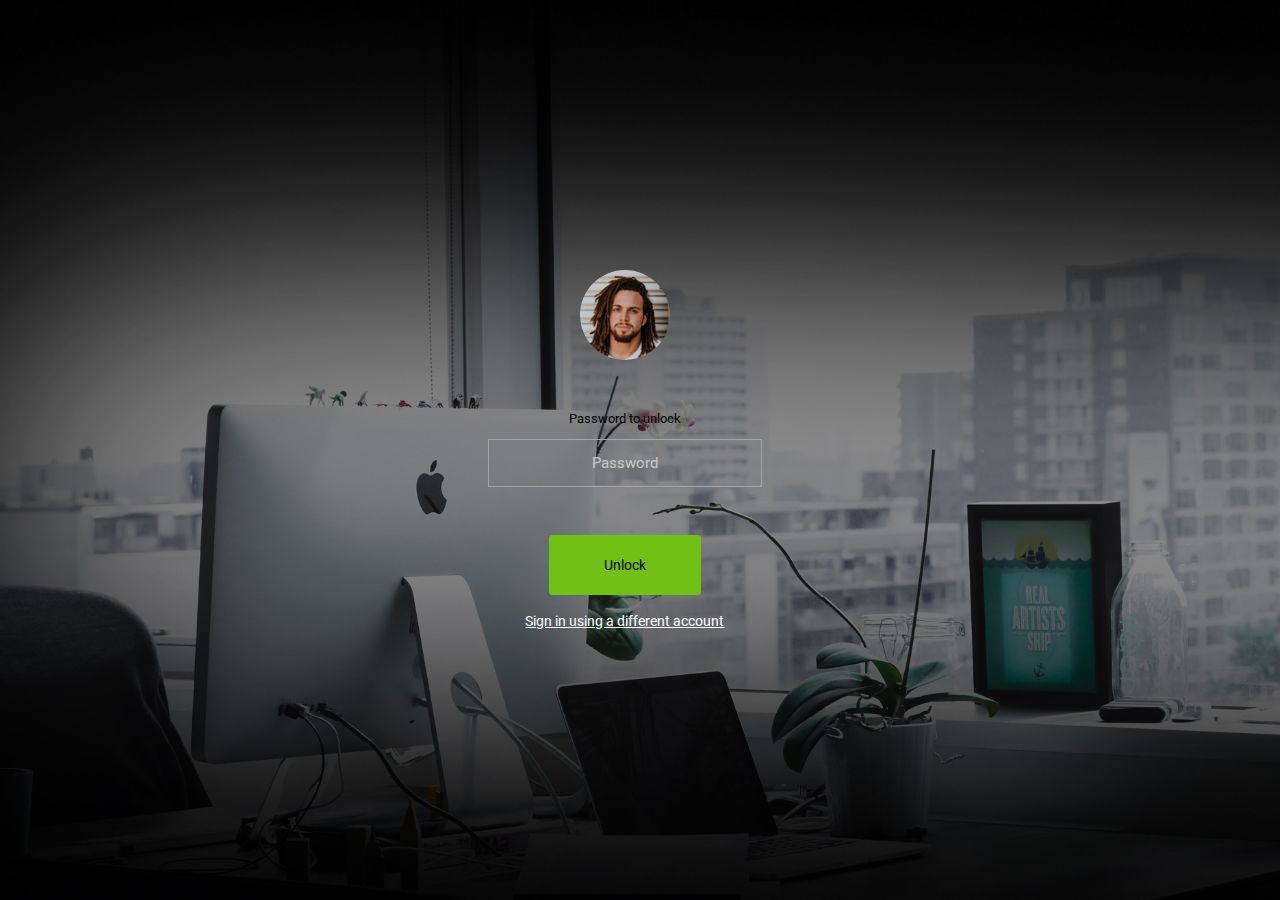
<file: static/admin/pages/samples/lock-screen.html>
<!DOCTYPE html>
<html lang="en">

<head>
  <!-- Required meta tags -->
  <meta charset="utf-8">
  <meta name="viewport" content="width=device-width, initial-scale=1, shrink-to-fit=no">
  <title>RoyalUI Admin</title>
  <!-- plugins:css -->
  <link rel="stylesheet" href="../../vendors/ti-icons/css/themify-icons.css">
  <link rel="stylesheet" href="../../vendors/base/vendor.bundle.base.css">
  <!-- endinject -->
  <!-- plugin css for this page -->
  <!-- End plugin css for this page -->
  <!-- inject:css -->
  <link rel="stylesheet" href="../../css/style.css">
  <!-- endinject -->
  <link rel="shortcut icon" href="../../images/favicon.png" />
</head>

<body>
  <div class="container-scroller">
    <div class="container-fluid page-body-wrapper full-page-wrapper">
      <div class="content-wrapper d-flex align-items-center auth lock-full-bg">
        <div class="row w-100">
          <div class="col-lg-4 mx-auto">
            <div class="auth-form-transparent text-left p-5 text-center">
              <img src="../../images/faces/face13.jpg" class="lock-profile-img" alt="img">
              <form class="pt-5">
                <div class="form-group">
                  <label for="examplePassword1">Password to unlock</label>
                  <input type="password" class="form-control text-center" id="examplePassword1" placeholder="Password">
                </div>
                <div class="mt-5">
                  <a class="btn btn-block btn-success btn-lg font-weight-medium" href="../../index.html">Unlock</a>
                </div>
                <div class="mt-3 text-center">
                  <a href="#" class="auth-link text-white">Sign in using a different account</a>
                </div>
              </form>
            </div>
          </div>
        </div>
      </div>
      <!-- content-wrapper ends -->
    </div>
    <!-- page-body-wrapper ends -->
  </div>
  <!-- container-scroller -->
  <!-- plugins:js -->
  <script src="../../vendors/base/vendor.bundle.base.js"></script>
  <!-- endinject -->
  <!-- inject:js -->
  <script src="../../js/off-canvas.js"></script>
  <script src="../../js/hoverable-collapse.js"></script>
  <script src="../../js/template.js"></script>
  <script src="../../js/todolist.js"></script>
  <!-- endinject -->
</body>

</html>
</file>
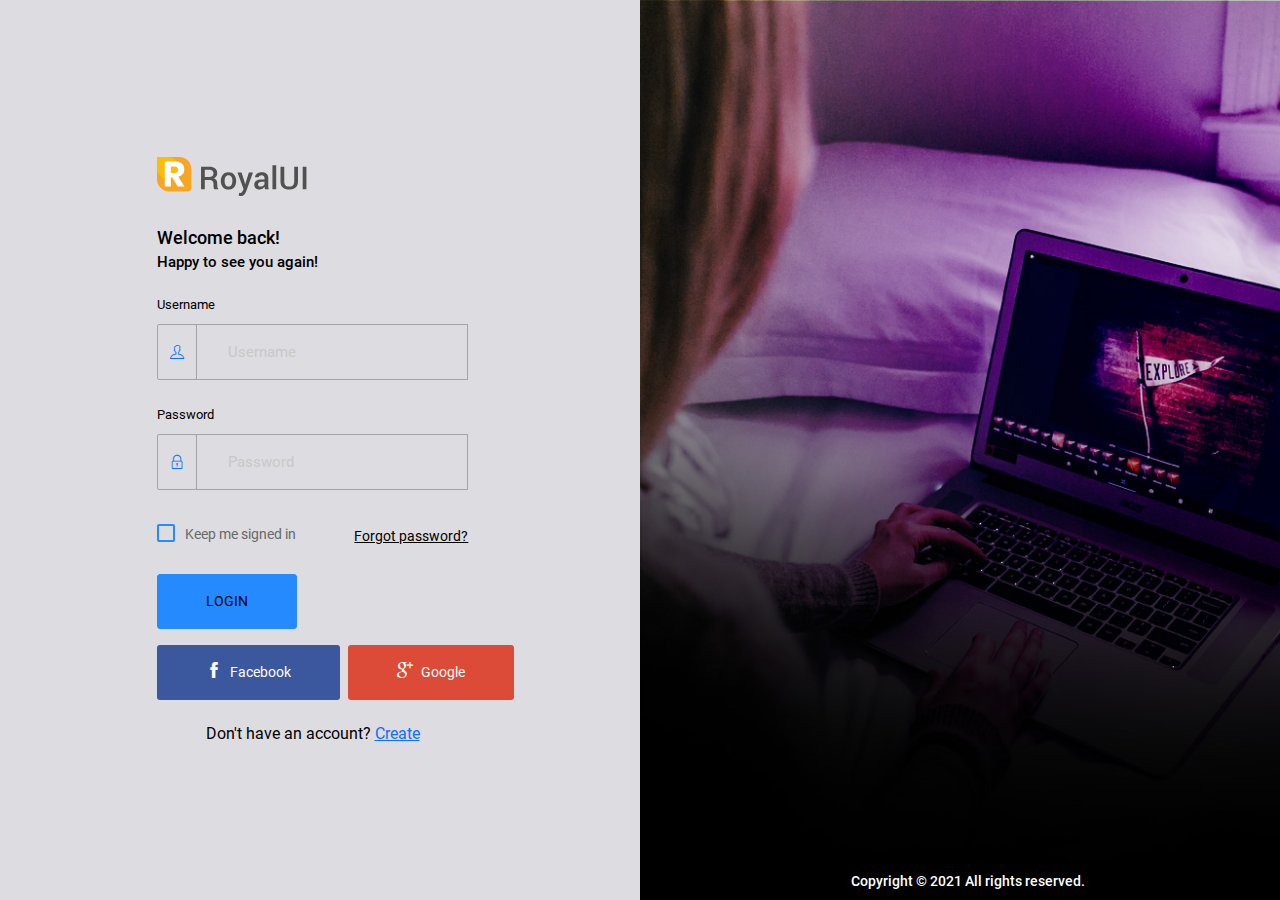
<file: static/admin/pages/samples/login-2.html>
<!DOCTYPE html>
<html lang="en">

<head>
  <!-- Required meta tags -->
  <meta charset="utf-8">
  <meta name="viewport" content="width=device-width, initial-scale=1, shrink-to-fit=no">
  <title>RoyalUI Admin</title>
  <!-- plugins:css -->
  <link rel="stylesheet" href="../../vendors/ti-icons/css/themify-icons.css">
  <link rel="stylesheet" href="../../vendors/base/vendor.bundle.base.css">
  <!-- endinject -->
  <!-- plugin css for this page -->
  <!-- End plugin css for this page -->
  <!-- inject:css -->
  <link rel="stylesheet" href="../../css/style.css">
  <!-- endinject -->
  <link rel="shortcut icon" href="../../images/favicon.png" />
</head>

<body>
  <div class="container-scroller">
    <div class="container-fluid page-body-wrapper full-page-wrapper">
      <div class="content-wrapper d-flex align-items-stretch auth auth-img-bg">
        <div class="row flex-grow">
          <div class="col-lg-6 d-flex align-items-center justify-content-center">
            <div class="auth-form-transparent text-left p-3">
              <div class="brand-logo">
                <img src="../../images/logo.svg" alt="logo">
              </div>
              <h4>Welcome back!</h4>
              <h6 class="font-weight-light">Happy to see you again!</h6>
              <form class="pt-3">
                <div class="form-group">
                  <label for="exampleInputEmail">Username</label>
                  <div class="input-group">
                    <div class="input-group-prepend bg-transparent">
                      <span class="input-group-text bg-transparent border-right-0">
                        <i class="ti-user text-primary"></i>
                      </span>
                    </div>
                    <input type="text" class="form-control form-control-lg border-left-0" id="exampleInputEmail" placeholder="Username">
                  </div>
                </div>
                <div class="form-group">
                  <label for="exampleInputPassword">Password</label>
                  <div class="input-group">
                    <div class="input-group-prepend bg-transparent">
                      <span class="input-group-text bg-transparent border-right-0">
                        <i class="ti-lock text-primary"></i>
                      </span>
                    </div>
                    <input type="password" class="form-control form-control-lg border-left-0" id="exampleInputPassword" placeholder="Password">                        
                  </div>
                </div>
                <div class="my-2 d-flex justify-content-between align-items-center">
                  <div class="form-check">
                    <label class="form-check-label text-muted">
                      <input type="checkbox" class="form-check-input">
                      Keep me signed in
                    </label>
                  </div>
                  <a href="#" class="auth-link text-black">Forgot password?</a>
                </div>
                <div class="my-3">
                  <a class="btn btn-block btn-primary btn-lg font-weight-medium auth-form-btn" href="../../index.html">LOGIN</a>
                </div>
                <div class="mb-2 d-flex">
                  <button type="button" class="btn btn-facebook auth-form-btn flex-grow me-1">
                    <i class="ti-facebook me-2"></i>Facebook
                  </button>
                  <button type="button" class="btn btn-google auth-form-btn flex-grow ms-1">
                    <i class="ti-google me-2"></i>Google
                  </button>
                </div>
                <div class="text-center mt-4 font-weight-light">
                  Don't have an account? <a href="register-2.html" class="text-primary">Create</a>
                </div>
              </form>
            </div>
          </div>
          <div class="col-lg-6 login-half-bg d-flex flex-row">
            <p class="text-white font-weight-medium text-center flex-grow align-self-end">Copyright &copy; 2021  All rights reserved.</p>
          </div>
        </div>
      </div>
      <!-- content-wrapper ends -->
    </div>
    <!-- page-body-wrapper ends -->
  </div>
  <!-- container-scroller -->
  <!-- plugins:js -->
  <script src="../../vendors/base/vendor.bundle.base.js"></script>
  <!-- endinject -->
  <!-- inject:js -->
  <script src="../../js/off-canvas.js"></script>
  <script src="../../js/hoverable-collapse.js"></script>
  <script src="../../js/template.js"></script>
  <script src="../../js/todolist.js"></script>
  <!-- endinject -->
</body>

</html>
</file>
<file: static/admin/vendors/ti-icons/css/themify-icons.css>
@font-face {
	font-family: 'themify';
	src:url('../fonts/themify.eot');
	src:url('../fonts/themify.eot?#iefix') format('embedded-opentype'),
		url('../fonts/themify.woff') format('woff'),
		url('../fonts/themify.ttf') format('truetype'),
		url('../fonts/themify.svg') format('svg');
	font-weight: normal;
	font-style: normal;
}

[class^="ti-"], [class*=" ti-"] {
	font-family: 'themify';
	speak: none;
	font-style: normal;
	font-weight: normal;
	font-variant: normal;
	text-transform: none;
	line-height: 1;

	/* Better Font Rendering =========== */
	-webkit-font-smoothing: antialiased;
	-moz-osx-font-smoothing: grayscale;
}

.ti-wand:before {
	content: "\e600";
}
.ti-volume:before {
	content: "\e601";
}
.ti-user:before {
	content: "\e602";
}
.ti-unlock:before {
	content: "\e603";
}
.ti-unlink:before {
	content: "\e604";
}
.ti-trash:before {
	content: "\e605";
}
.ti-thought:before {
	content: "\e606";
}
.ti-target:before {
	content: "\e607";
}
.ti-tag:before {
	content: "\e608";
}
.ti-tablet:before {
	content: "\e609";
}
.ti-star:before {
	content: "\e60a";
}
.ti-spray:before {
	content: "\e60b";
}
.ti-signal:before {
	content: "\e60c";
}
.ti-shopping-cart:before {
	content: "\e60d";
}
.ti-shopping-cart-full:before {
	content: "\e60e";
}
.ti-settings:before {
	content: "\e60f";
}
.ti-search:before {
	content: "\e610";
}
.ti-zoom-in:before {
	content: "\e611";
}
.ti-zoom-out:before {
	content: "\e612";
}
.ti-cut:before {
	content: "\e613";
}
.ti-ruler:before {
	content: "\e614";
}
.ti-ruler-pencil:before {
	content: "\e615";
}
.ti-ruler-alt:before {
	content: "\e616";
}
.ti-bookmark:before {
	content: "\e617";
}
.ti-bookmark-alt:before {
	content: "\e618";
}
.ti-reload:before {
	content: "\e619";
}
.ti-plus:before {
	content: "\e61a";
}
.ti-pin:before {
	content: "\e61b";
}
.ti-pencil:before {
	content: "\e61c";
}
.ti-pencil-alt:before {
	content: "\e61d";
}
.ti-paint-roller:before {
	content: "\e61e";
}
.ti-paint-bucket:before {
	content: "\e61f";
}
.ti-na:before {
	content: "\e620";
}
.ti-mobile:before {
	content: "\e621";
}
.ti-minus:before {
	content: "\e622";
}
.ti-medall:before {
	content: "\e623";
}
.ti-medall-alt:before {
	content: "\e624";
}
.ti-marker:before {
	content: "\e625";
}
.ti-marker-alt:before {
	content: "\e626";
}
.ti-arrow-up:before {
	content: "\e627";
}
.ti-arrow-right:before {
	content: "\e628";
}
.ti-arrow-left:before {
	content: "\e629";
}
.ti-arrow-down:before {
	content: "\e62a";
}
.ti-lock:before {
	content: "\e62b";
}
.ti-location-arrow:before {
	content: "\e62c";
}
.ti-link:before {
	content: "\e62d";
}
.ti-layout:before {
	content: "\e62e";
}
.ti-layers:before {
	content: "\e62f";
}
.ti-layers-alt:before {
	content: "\e630";
}
.ti-key:before {
	content: "\e631";
}
.ti-import:before {
	content: "\e632";
}
.ti-image:before {
	content: "\e633";
}
.ti-heart:before {
	content: "\e634";
}
.ti-heart-broken:before {
	content: "\e635";
}
.ti-hand-stop:before {
	content: "\e636";
}
.ti-hand-open:before {
	content: "\e637";
}
.ti-hand-drag:before {
	content: "\e638";
}
.ti-folder:before {
	content: "\e639";
}
.ti-flag:before {
	content: "\e63a";
}
.ti-flag-alt:before {
	content: "\e63b";
}
.ti-flag-alt-2:before {
	content: "\e63c";
}
.ti-eye:before {
	content: "\e63d";
}
.ti-export:before {
	content: "\e63e";
}
.ti-exchange-vertical:before {
	content: "\e63f";
}
.ti-desktop:before {
	content: "\e640";
}
.ti-cup:before {
	content: "\e641";
}
.ti-crown:before {
	content: "\e642";
}
.ti-comments:before {
	content: "\e643";
}
.ti-comment:before {
	content: "\e644";
}
.ti-comment-alt:before {
	content: "\e645";
}
.ti-close:before {
	content: "\e646";
}
.ti-clip:before {
	content: "\e647";
}
.ti-angle-up:before {
	content: "\e648";
}
.ti-angle-right:before {
	content: "\e649";
}
.ti-angle-left:before {
	content: "\e64a";
}
.ti-angle-down:before {
	content: "\e64b";
}
.ti-check:before {
	content: "\e64c";
}
.ti-check-box:before {
	content: "\e64d";
}
.ti-camera:before {
	content: "\e64e";
}
.ti-announcement:before {
	content: "\e64f";
}
.ti-brush:before {
	content: "\e650";
}
.ti-briefcase:before {
	content: "\e651";
}
.ti-bolt:before {
	content: "\e652";
}
.ti-bolt-alt:before {
	content: "\e653";
}
.ti-blackboard:before {
	content: "\e654";
}
.ti-bag:before {
	content: "\e655";
}
.ti-move:before {
	content: "\e656";
}
.ti-arrows-vertical:before {
	content: "\e657";
}
.ti-arrows-horizontal:before {
	content: "\e658";
}
.ti-fullscreen:before {
	content: "\e659";
}
.ti-arrow-top-right:before {
	content: "\e65a";
}
.ti-arrow-top-left:before {
	content: "\e65b";
}
.ti-arrow-circle-up:before {
	content: "\e65c";
}
.ti-arrow-circle-right:before {
	content: "\e65d";
}
.ti-arrow-circle-left:before {
	content: "\e65e";
}
.ti-arrow-circle-down:before {
	content: "\e65f";
}
.ti-angle-double-up:before {
	content: "\e660";
}
.ti-angle-double-right:before {
	content: "\e661";
}
.ti-angle-double-left:before {
	content: "\e662";
}
.ti-angle-double-down:before {
	content: "\e663";
}
.ti-zip:before {
	content: "\e664";
}
.ti-world:before {
	content: "\e665";
}
.ti-wheelchair:before {
	content: "\e666";
}
.ti-view-list:before {
	content: "\e667";
}
.ti-view-list-alt:before {
	content: "\e668";
}
.ti-view-grid:before {
	content: "\e669";
}
.ti-uppercase:before {
	content: "\e66a";
}
.ti-upload:before {
	content: "\e66b";
}
.ti-underline:before {
	content: "\e66c";
}
.ti-truck:before {
	content: "\e66d";
}
.ti-timer:before {
	content: "\e66e";
}
.ti-ticket:before {
	content: "\e66f";
}
.ti-thumb-up:before {
	content: "\e670";
}
.ti-thumb-down:before {
	content: "\e671";
}
.ti-text:before {
	content: "\e672";
}
.ti-stats-up:before {
	content: "\e673";
}
.ti-stats-down:before {
	content: "\e674";
}
.ti-split-v:before {
	content: "\e675";
}
.ti-split-h:before {
	content: "\e676";
}
.ti-smallcap:before {
	content: "\e677";
}
.ti-shine:before {
	content: "\e678";
}
.ti-shift-right:before {
	content: "\e679";
}
.ti-shift-left:before {
	content: "\e67a";
}
.ti-shield:before {
	content: "\e67b";
}
.ti-notepad:before {
	content: "\e67c";
}
.ti-server:before {
	content: "\e67d";
}
.ti-quote-right:before {
	content: "\e67e";
}
.ti-quote-left:before {
	content: "\e67f";
}
.ti-pulse:before {
	content: "\e680";
}
.ti-printer:before {
	content: "\e681";
}
.ti-power-off:before {
	content: "\e682";
}
.ti-plug:before {
	content: "\e683";
}
.ti-pie-chart:before {
	content: "\e684";
}
.ti-paragraph:before {
	content: "\e685";
}
.ti-panel:before {
	content: "\e686";
}
.ti-package:before {
	content: "\e687";
}
.ti-music:before {
	content: "\e688";
}
.ti-music-alt:before {
	content: "\e689";
}
.ti-mouse:before {
	content: "\e68a";
}
.ti-mouse-alt:before {
	content: "\e68b";
}
.ti-money:before {
	content: "\e68c";
}
.ti-microphone:before {
	content: "\e68d";
}
.ti-menu:before {
	content: "\e68e";
}
.ti-menu-alt:before {
	content: "\e68f";
}
.ti-map:before {
	content: "\e690";
}
.ti-map-alt:before {
	content: "\e691";
}
.ti-loop:before {
	content: "\e692";
}
.ti-location-pin:before {
	content: "\e693";
}
.ti-list:before {
	content: "\e694";
}
.ti-light-bulb:before {
	content: "\e695";
}
.ti-Italic:before {
	content: "\e696";
}
.ti-info:before {
	content: "\e697";
}
.ti-infinite:before {
	content: "\e698";
}
.ti-id-badge:before {
	content: "\e699";
}
.ti-hummer:before {
	content: "\e69a";
}
.ti-home:before {
	content: "\e69b";
}
.ti-help:before {
	content: "\e69c";
}
.ti-headphone:before {
	content: "\e69d";
}
.ti-harddrives:before {
	content: "\e69e";
}
.ti-harddrive:before {
	content: "\e69f";
}
.ti-gift:before {
	content: "\e6a0";
}
.ti-game:before {
	content: "\e6a1";
}
.ti-filter:before {
	content: "\e6a2";
}
.ti-files:before {
	content: "\e6a3";
}
.ti-file:before {
	content: "\e6a4";
}
.ti-eraser:before {
	content: "\e6a5";
}
.ti-envelope:before {
	content: "\e6a6";
}
.ti-download:before {
	content: "\e6a7";
}
.ti-direction:before {
	content: "\e6a8";
}
.ti-direction-alt:before {
	content: "\e6a9";
}
.ti-dashboard:before {
	content: "\e6aa";
}
.ti-control-stop:before {
	content: "\e6ab";
}
.ti-control-shuffle:before {
	content: "\e6ac";
}
.ti-control-play:before {
	content: "\e6ad";
}
.ti-control-pause:before {
	content: "\e6ae";
}
.ti-control-forward:before {
	content: "\e6af";
}
.ti-control-backward:before {
	content: "\e6b0";
}
.ti-cloud:before {
	content: "\e6b1";
}
.ti-cloud-up:before {
	content: "\e6b2";
}
.ti-cloud-down:before {
	content: "\e6b3";
}
.ti-clipboard:before {
	content: "\e6b4";
}
.ti-car:before {
	content: "\e6b5";
}
.ti-calendar:before {
	content: "\e6b6";
}
.ti-book:before {
	content: "\e6b7";
}
.ti-bell:before {
	content: "\e6b8";
}
.ti-basketball:before {
	content: "\e6b9";
}
.ti-bar-chart:before {
	content: "\e6ba";
}
.ti-bar-chart-alt:before {
	content: "\e6bb";
}
.ti-back-right:before {
	content: "\e6bc";
}
.ti-back-left:before {
	content: "\e6bd";
}
.ti-arrows-corner:before {
	content: "\e6be";
}
.ti-archive:before {
	content: "\e6bf";
}
.ti-anchor:before {
	content: "\e6c0";
}
.ti-align-right:before {
	content: "\e6c1";
}
.ti-align-left:before {
	content: "\e6c2";
}
.ti-align-justify:before {
	content: "\e6c3";
}
.ti-align-center:before {
	content: "\e6c4";
}
.ti-alert:before {
	content: "\e6c5";
}
.ti-alarm-clock:before {
	content: "\e6c6";
}
.ti-agenda:before {
	content: "\e6c7";
}
.ti-write:before {
	content: "\e6c8";
}
.ti-window:before {
	content: "\e6c9";
}
.ti-widgetized:before {
	content: "\e6ca";
}
.ti-widget:before {
	content: "\e6cb";
}
.ti-widget-alt:before {
	content: "\e6cc";
}
.ti-wallet:before {
	content: "\e6cd";
}
.ti-video-clapper:before {
	content: "\e6ce";
}
.ti-video-camera:before {
	content: "\e6cf";
}
.ti-vector:before {
	content: "\e6d0";
}
.ti-themify-logo:before {
	content: "\e6d1";
}
.ti-themify-favicon:before {
	content: "\e6d2";
}
.ti-themify-favicon-alt:before {
	content: "\e6d3";
}
.ti-support:before {
	content: "\e6d4";
}
.ti-stamp:before {
	content: "\e6d5";
}
.ti-split-v-alt:before {
	content: "\e6d6";
}
.ti-slice:before {
	content: "\e6d7";
}
.ti-shortcode:before {
	content: "\e6d8";
}
.ti-shift-right-alt:before {
	content: "\e6d9";
}
.ti-shift-left-alt:before {
	content: "\e6da";
}
.ti-ruler-alt-2:before {
	content: "\e6db";
}
.ti-receipt:before {
	content: "\e6dc";
}
.ti-pin2:before {
	content: "\e6dd";
}
.ti-pin-alt:before {
	content: "\e6de";
}
.ti-pencil-alt2:before {
	content: "\e6df";
}
.ti-palette:before {
	content: "\e6e0";
}
.ti-more:before {
	content: "\e6e1";
}
.ti-more-alt:before {
	content: "\e6e2";
}
.ti-microphone-alt:before {
	content: "\e6e3";
}
.ti-magnet:before {
	content: "\e6e4";
}
.ti-line-double:before {
	content: "\e6e5";
}
.ti-line-dotted:before {
	content: "\e6e6";
}
.ti-line-dashed:before {
	content: "\e6e7";
}
.ti-layout-width-full:before {
	content: "\e6e8";
}
.ti-layout-width-default:before {
	content: "\e6e9";
}
.ti-layout-width-default-alt:before {
	content: "\e6ea";
}
.ti-layout-tab:before {
	content: "\e6eb";
}
.ti-layout-tab-window:before {
	content: "\e6ec";
}
.ti-layout-tab-v:before {
	content: "\e6ed";
}
.ti-layout-tab-min:before {
	content: "\e6ee";
}
.ti-layout-slider:before {
	content: "\e6ef";
}
.ti-layout-slider-alt:before {
	content: "\e6f0";
}
.ti-layout-sidebar-right:before {
	content: "\e6f1";
}
.ti-layout-sidebar-none:before {
	content: "\e6f2";
}
.ti-layout-sidebar-left:before {
	content: "\e6f3";
}
.ti-layout-placeholder:before {
	content: "\e6f4";
}
.ti-layout-menu:before {
	content: "\e6f5";
}
.ti-layout-menu-v:before {
	content: "\e6f6";
}
.ti-layout-menu-separated:before {
	content: "\e6f7";
}
.ti-layout-menu-full:before {
	content: "\e6f8";
}
.ti-layout-media-right-alt:before {
	content: "\e6f9";
}
.ti-layout-media-right:before {
	content: "\e6fa";
}
.ti-layout-media-overlay:before {
	content: "\e6fb";
}
.ti-layout-media-overlay-alt:before {
	content: "\e6fc";
}
.ti-layout-media-overlay-alt-2:before {
	content: "\e6fd";
}
.ti-layout-media-left-alt:before {
	content: "\e6fe";
}
.ti-layout-media-left:before {
	content: "\e6ff";
}
.ti-layout-media-center-alt:before {
	content: "\e700";
}
.ti-layout-media-center:before {
	content: "\e701";
}
.ti-layout-list-thumb:before {
	content: "\e702";
}
.ti-layout-list-thumb-alt:before {
	content: "\e703";
}
.ti-layout-list-post:before {
	content: "\e704";
}
.ti-layout-list-large-image:before {
	content: "\e705";
}
.ti-layout-line-solid:before {
	content: "\e706";
}
.ti-layout-grid4:before {
	content: "\e707";
}
.ti-layout-grid3:before {
	content: "\e708";
}
.ti-layout-grid2:before {
	content: "\e709";
}
.ti-layout-grid2-thumb:before {
	content: "\e70a";
}
.ti-layout-cta-right:before {
	content: "\e70b";
}
.ti-layout-cta-left:before {
	content: "\e70c";
}
.ti-layout-cta-center:before {
	content: "\e70d";
}
.ti-layout-cta-btn-right:before {
	content: "\e70e";
}
.ti-layout-cta-btn-left:before {
	content: "\e70f";
}
.ti-layout-column4:before {
	content: "\e710";
}
.ti-layout-column3:before {
	content: "\e711";
}
.ti-layout-column2:before {
	content: "\e712";
}
.ti-layout-accordion-separated:before {
	content: "\e713";
}
.ti-layout-accordion-merged:before {
	content: "\e714";
}
.ti-layout-accordion-list:before {
	content: "\e715";
}
.ti-ink-pen:before {
	content: "\e716";
}
.ti-info-alt:before {
	content: "\e717";
}
.ti-help-alt:before {
	content: "\e718";
}
.ti-headphone-alt:before {
	content: "\e719";
}
.ti-hand-point-up:before {
	content: "\e71a";
}
.ti-hand-point-right:before {
	content: "\e71b";
}
.ti-hand-point-left:before {
	content: "\e71c";
}
.ti-hand-point-down:before {
	content: "\e71d";
}
.ti-gallery:before {
	content: "\e71e";
}
.ti-face-smile:before {
	content: "\e71f";
}
.ti-face-sad:before {
	content: "\e720";
}
.ti-credit-card:before {
	content: "\e721";
}
.ti-control-skip-forward:before {
	content: "\e722";
}
.ti-control-skip-backward:before {
	content: "\e723";
}
.ti-control-record:before {
	content: "\e724";
}
.ti-control-eject:before {
	content: "\e725";
}
.ti-comments-smiley:before {
	content: "\e726";
}
.ti-brush-alt:before {
	content: "\e727";
}
.ti-youtube:before {
	content: "\e728";
}
.ti-vimeo:before {
	content: "\e729";
}
.ti-twitter:before {
	content: "\e72a";
}
.ti-time:before {
	content: "\e72b";
}
.ti-tumblr:before {
	content: "\e72c";
}
.ti-skype:before {
	content: "\e72d";
}
.ti-share:before {
	content: "\e72e";
}
.ti-share-alt:before {
	content: "\e72f";
}
.ti-rocket:before {
	content: "\e730";
}
.ti-pinterest:before {
	content: "\e731";
}
.ti-new-window:before {
	content: "\e732";
}
.ti-microsoft:before {
	content: "\e733";
}
.ti-list-ol:before {
	content: "\e734";
}
.ti-linkedin:before {
	content: "\e735";
}
.ti-layout-sidebar-2:before {
	content: "\e736";
}
.ti-layout-grid4-alt:before {
	content: "\e737";
}
.ti-layout-grid3-alt:before {
	content: "\e738";
}
.ti-layout-grid2-alt:before {
	content: "\e739";
}
.ti-layout-column4-alt:before {
	content: "\e73a";
}
.ti-layout-column3-alt:before {
	content: "\e73b";
}
.ti-layout-column2-alt:before {
	content: "\e73c";
}
.ti-instagram:before {
	content: "\e73d";
}
.ti-google:before {
	content: "\e73e";
}
.ti-github:before {
	content: "\e73f";
}
.ti-flickr:before {
	content: "\e740";
}
.ti-facebook:before {
	content: "\e741";
}
.ti-dropbox:before {
	content: "\e742";
}
.ti-dribbble:before {
	content: "\e743";
}
.ti-apple:before {
	content: "\e744";
}
.ti-android:before {
	content: "\e745";
}
.ti-save:before {
	content: "\e746";
}
.ti-save-alt:before {
	content: "\e747";
}
.ti-yahoo:before {
	content: "\e748";
}
.ti-wordpress:before {
	content: "\e749";
}
.ti-vimeo-alt:before {
	content: "\e74a";
}
.ti-twitter-alt:before {
	content: "\e74b";
}
.ti-tumblr-alt:before {
	content: "\e74c";
}
.ti-trello:before {
	content: "\e74d";
}
.ti-stack-overflow:before {
	content: "\e74e";
}
.ti-soundcloud:before {
	content: "\e74f";
}
.ti-sharethis:before {
	content: "\e750";
}
.ti-sharethis-alt:before {
	content: "\e751";
}
.ti-reddit:before {
	content: "\e752";
}
.ti-pinterest-alt:before {
	content: "\e753";
}
.ti-microsoft-alt:before {
	content: "\e754";
}
.ti-linux:before {
	content: "\e755";
}
.ti-jsfiddle:before {
	content: "\e756";
}
.ti-joomla:before {
	content: "\e757";
}
.ti-html5:before {
	content: "\e758";
}
.ti-flickr-alt:before {
	content: "\e759";
}
.ti-email:before {
	content: "\e75a";
}
.ti-drupal:before {
	content: "\e75b";
}
.ti-dropbox-alt:before {
	content: "\e75c";
}
.ti-css3:before {
	content: "\e75d";
}
.ti-rss:before {
	content: "\e75e";
}
.ti-rss-alt:before {
	content: "\e75f";
}
</file>
<file: static/admin/vendors/base/vendor.bundle.base.css>
/*
 * Container style
 */
.ps {
  overflow: hidden !important;
  overflow-anchor: none;
  -ms-overflow-style: none;
  touch-action: auto;
  -ms-touch-action: auto;
}

/*
 * Scrollbar rail styles
 */
.ps__rail-x {
  display: none;
  opacity: 0;
  transition: background-color .2s linear, opacity .2s linear;
  -webkit-transition: background-color .2s linear, opacity .2s linear;
  height: 15px;
  /* there must be 'bottom' or 'top' for ps__rail-x */
  bottom: 0px;
  /* please don't change 'position' */
  position: absolute;
}

.ps__rail-y {
  display: none;
  opacity: 0;
  transition: background-color .2s linear, opacity .2s linear;
  -webkit-transition: background-color .2s linear, opacity .2s linear;
  width: 15px;
  /* there must be 'right' or 'left' for ps__rail-y */
  right: 0;
  /* please don't change 'position' */
  position: absolute;
}

.ps--active-x > .ps__rail-x,
.ps--active-y > .ps__rail-y {
  display: block;
  background-color: transparent;
}

.ps:hover > .ps__rail-x,
.ps:hover > .ps__rail-y,
.ps--focus > .ps__rail-x,
.ps--focus > .ps__rail-y,
.ps--scrolling-x > .ps__rail-x,
.ps--scrolling-y > .ps__rail-y {
  opacity: 0.6;
}

.ps .ps__rail-x:hover,
.ps .ps__rail-y:hover,
.ps .ps__rail-x:focus,
.ps .ps__rail-y:focus,
.ps .ps__rail-x.ps--clicking,
.ps .ps__rail-y.ps--clicking {
  background-color: #eee;
  opacity: 0.9;
}

/*
 * Scrollbar thumb styles
 */
.ps__thumb-x {
  background-color: #aaa;
  border-radius: 6px;
  transition: background-color .2s linear, height .2s ease-in-out;
  -webkit-transition: background-color .2s linear, height .2s ease-in-out;
  height: 6px;
  /* there must be 'bottom' for ps__thumb-x */
  bottom: 2px;
  /* please don't change 'position' */
  position: absolute;
}

.ps__thumb-y {
  background-color: #aaa;
  border-radius: 6px;
  transition: background-color .2s linear, width .2s ease-in-out;
  -webkit-transition: background-color .2s linear, width .2s ease-in-out;
  width: 6px;
  /* there must be 'right' for ps__thumb-y */
  right: 2px;
  /* please don't change 'position' */
  position: absolute;
}

.ps__rail-x:hover > .ps__thumb-x,
.ps__rail-x:focus > .ps__thumb-x,
.ps__rail-x.ps--clicking .ps__thumb-x {
  background-color: #999;
  height: 11px;
}

.ps__rail-y:hover > .ps__thumb-y,
.ps__rail-y:focus > .ps__thumb-y,
.ps__rail-y.ps--clicking .ps__thumb-y {
  background-color: #999;
  width: 11px;
}

/* MS supports */
@supports (-ms-overflow-style: none) {
  .ps {
    overflow: auto !important;
  }
}

@media screen and (-ms-high-contrast: active), (-ms-high-contrast: none) {
  .ps {
    overflow: auto !important;
  }
}
</file>
